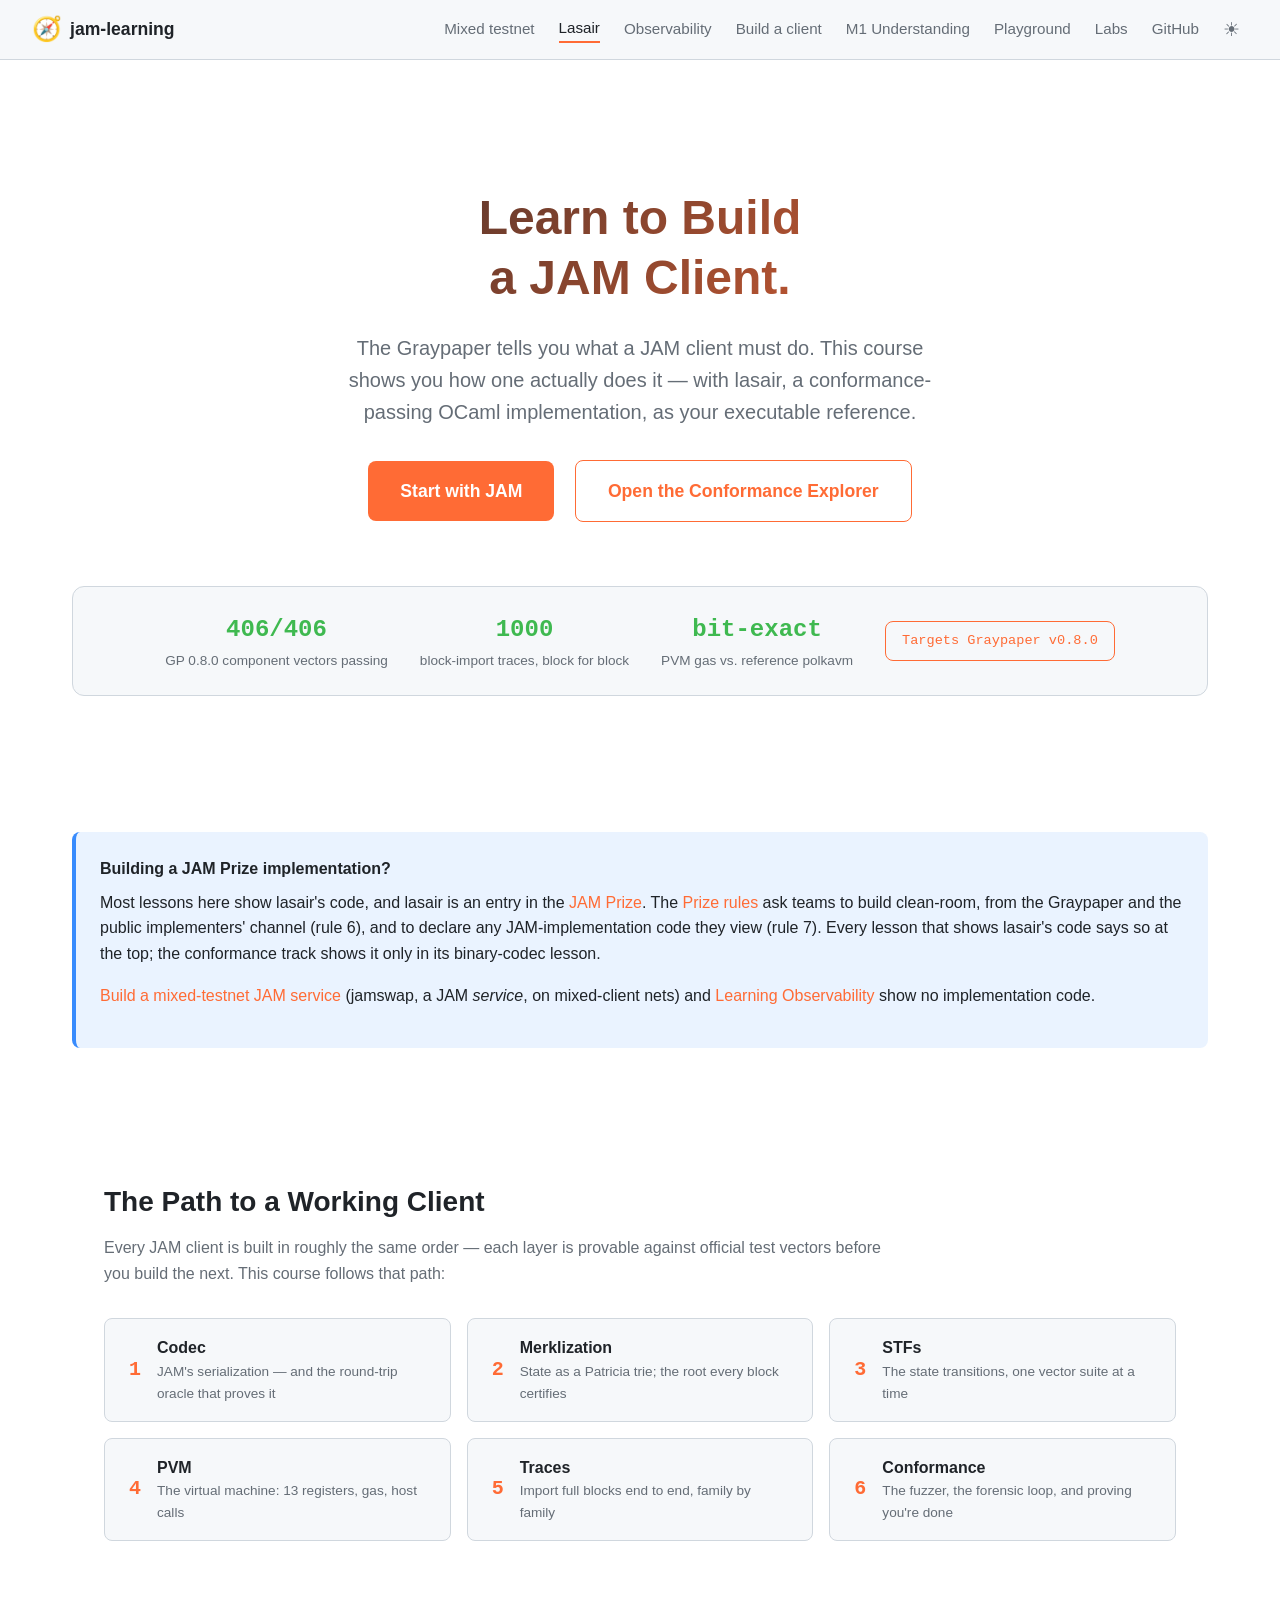
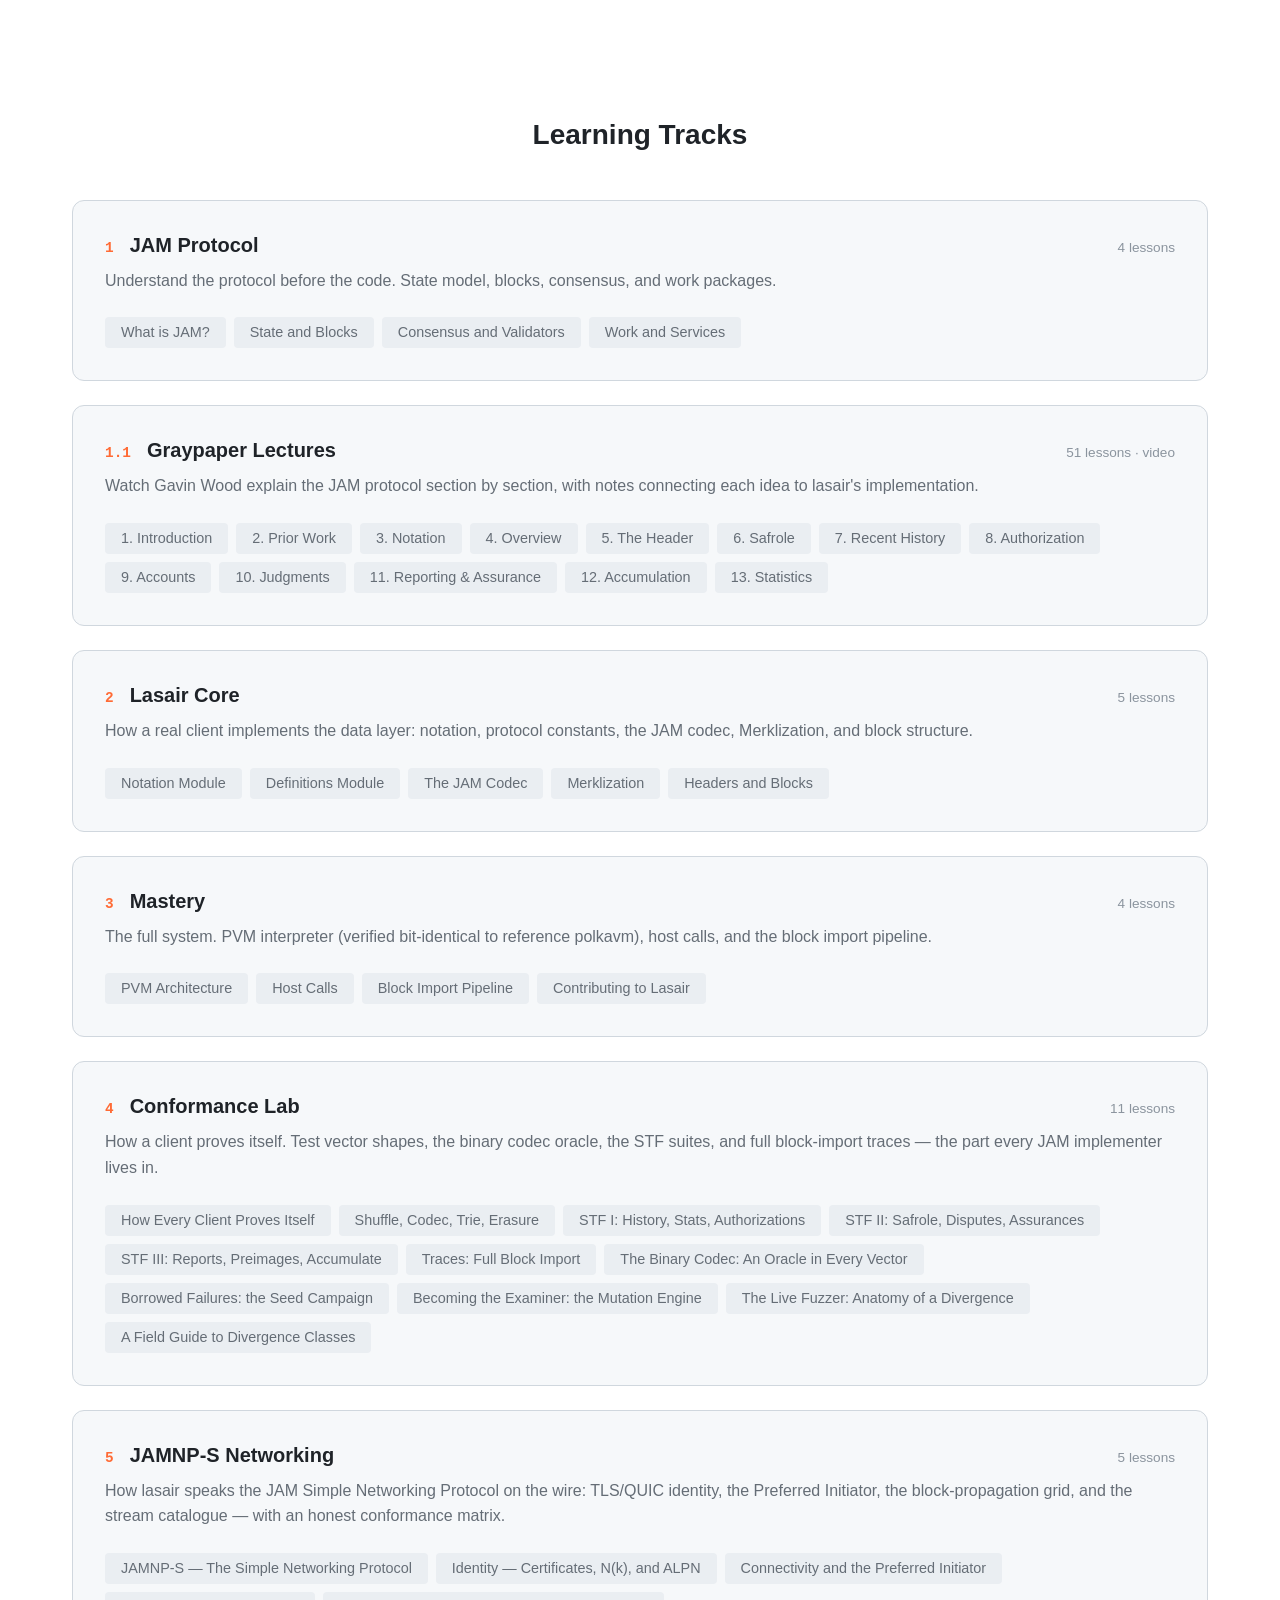
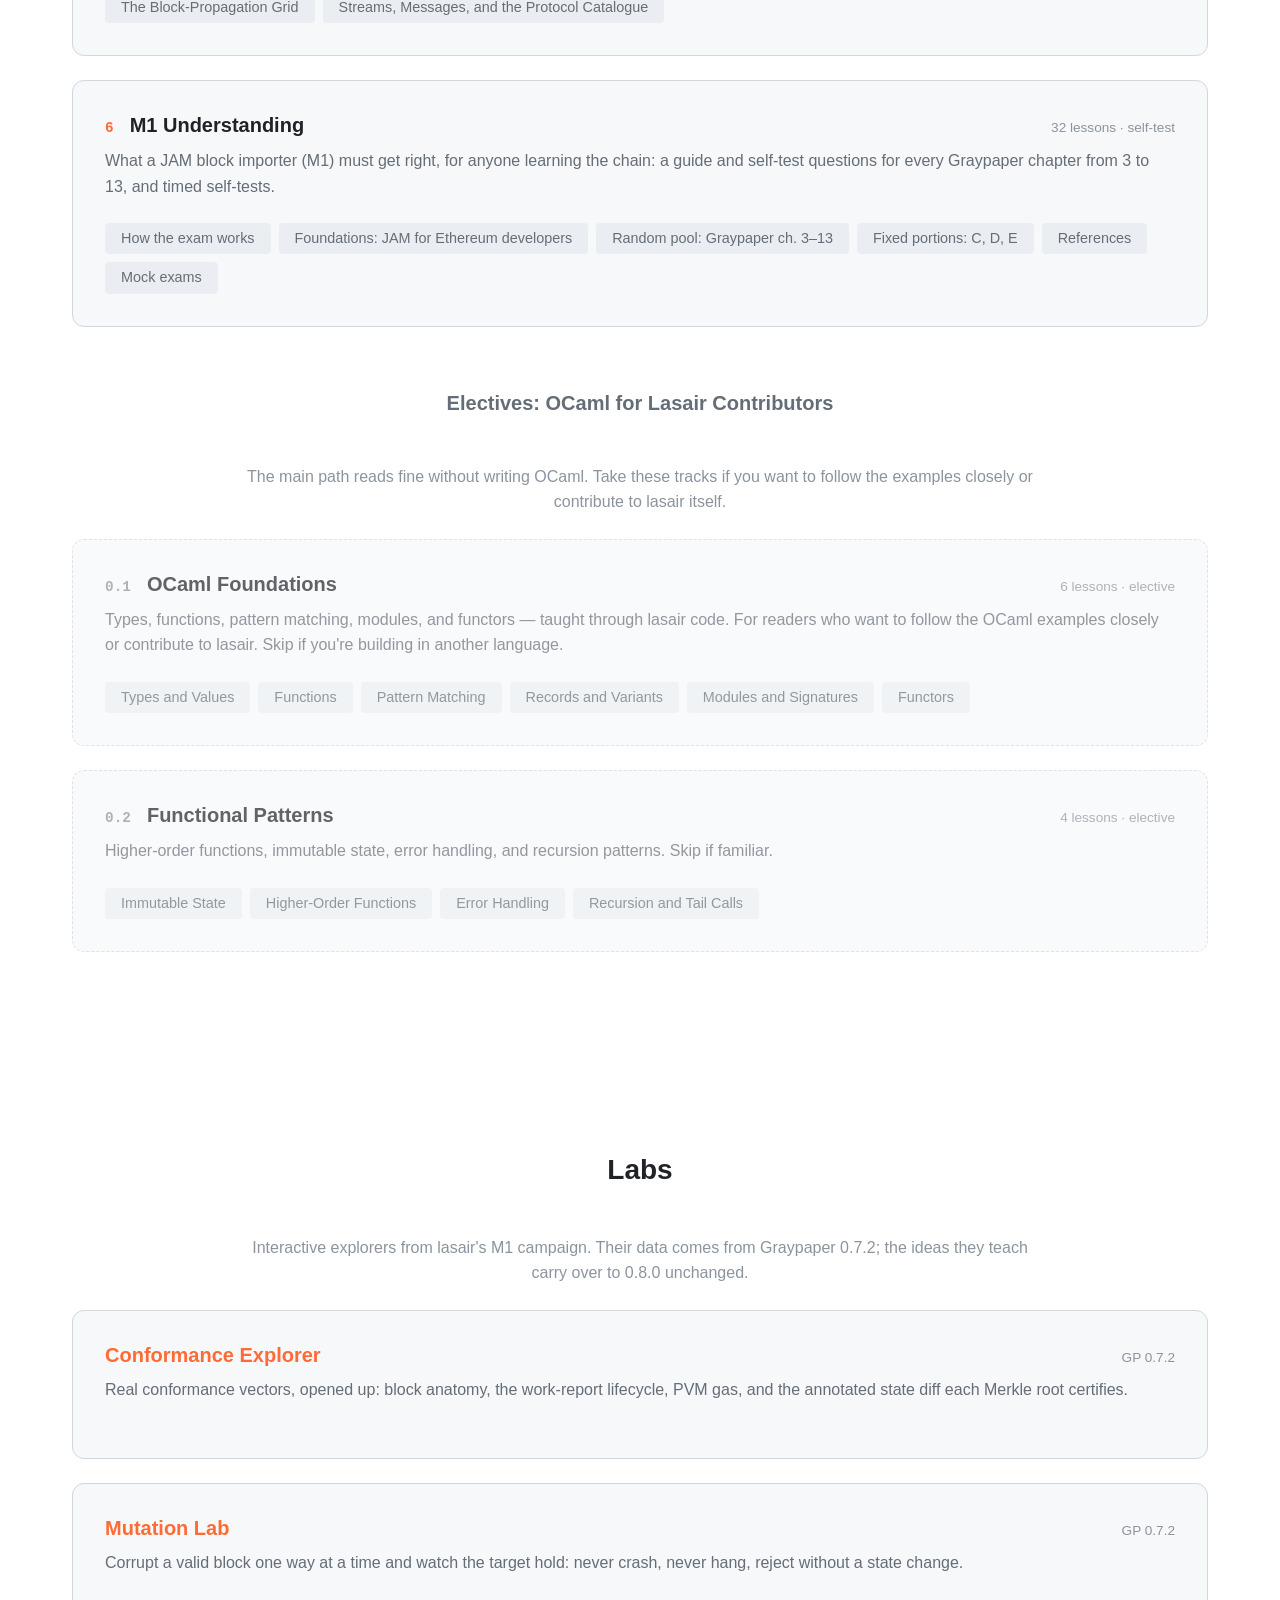
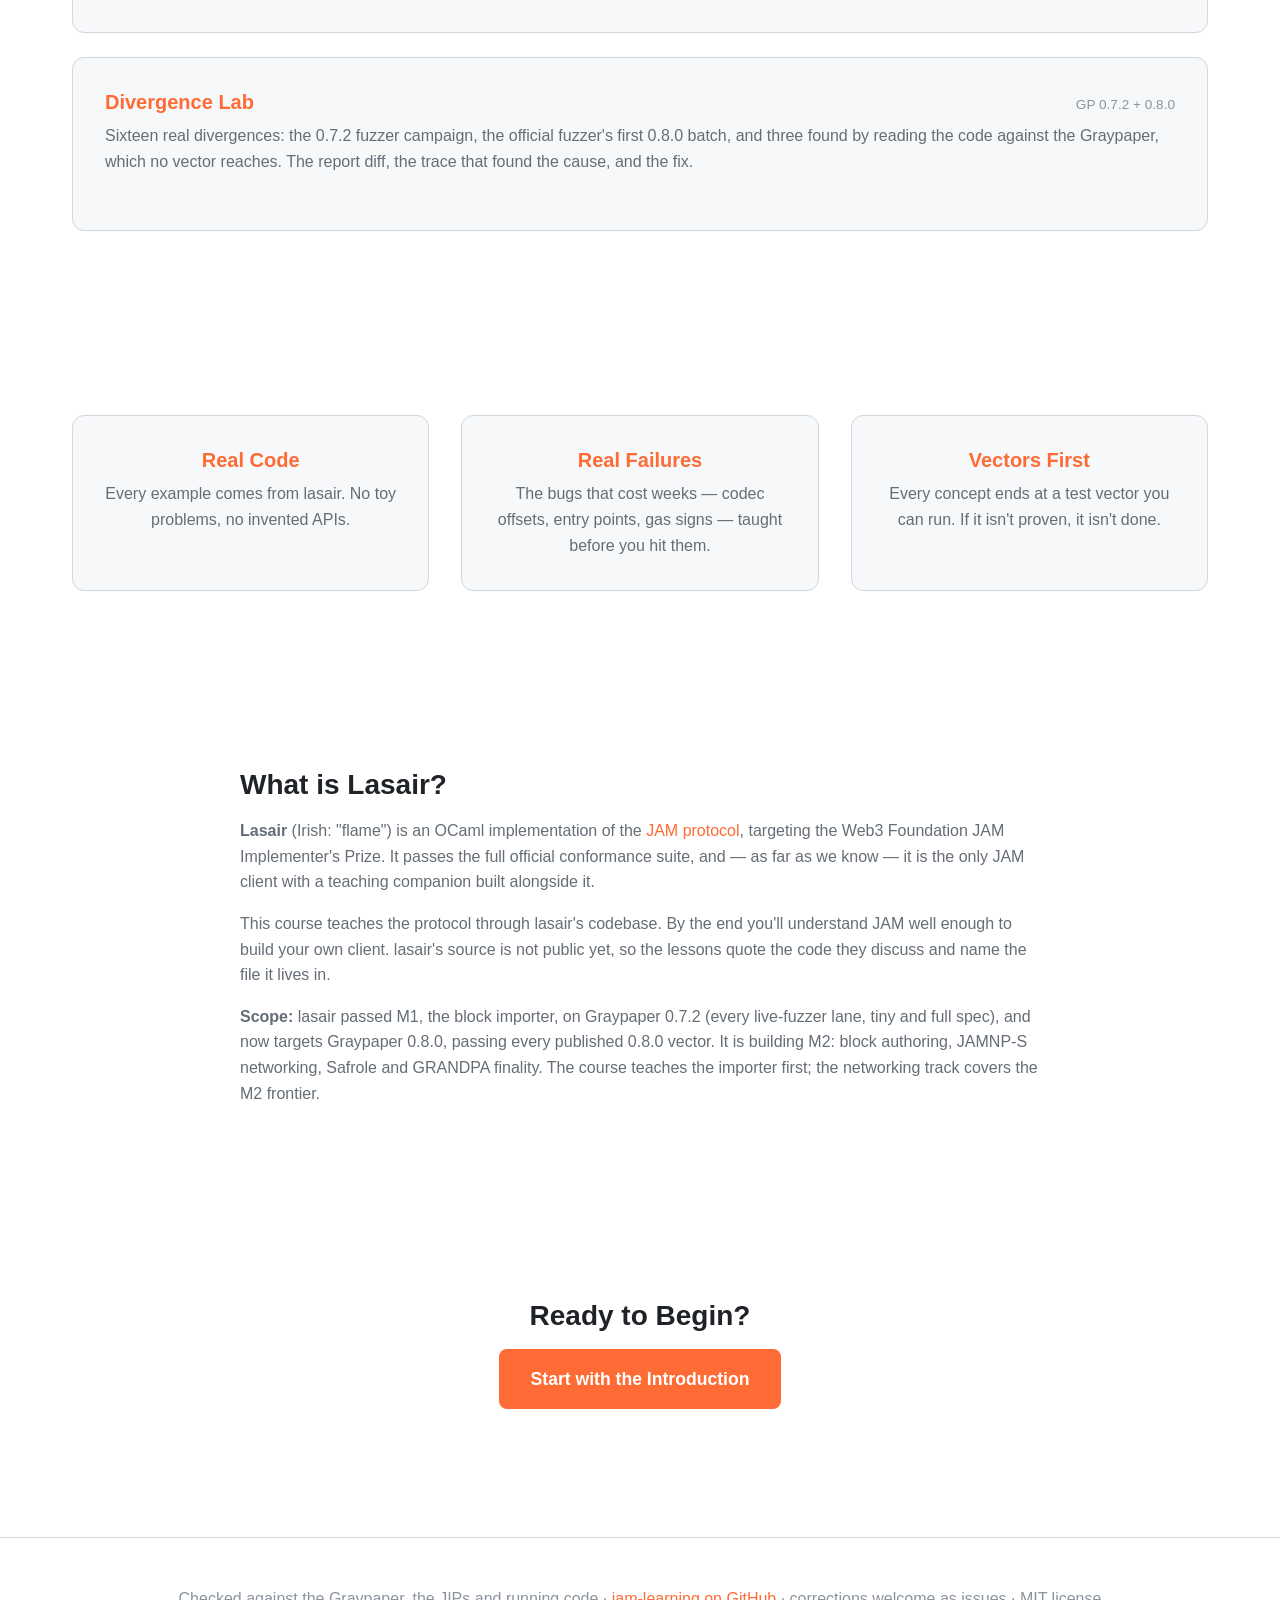
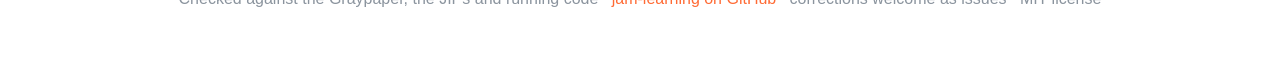
<file: site/lasair/index.html>
<!DOCTYPE html>
<html lang="en">
<head>
    <meta charset="UTF-8">
    <meta name="viewport" content="width=device-width, initial-scale=1.0">
    <meta name="description" content="Learn to build a JAM client with lasair, an OCaml implementation that passes every published Graypaper 0.8.0 conformance vector, as your executable reference. Graypaper lessons, a conformance explorer, and an in-browser REPL.">
    <title>Learning Lasair — Learn to Build a JAM Client</title>
    <link rel="manifest" href="manifest.webmanifest" crossorigin="use-credentials">
    <meta name="theme-color" content="#0d1117">
    <link rel="icon" href="../assets/icons/icon-192.png" type="image/png">
    <link rel="apple-touch-icon" href="../assets/icons/icon-192.png">
    <link rel="stylesheet" href="../assets/css/style.css">
</head>
<body>
    <a href="#main" class="skip-link">Skip to content</a>
    <nav id="site-nav" class="top-nav" aria-label="Main navigation"></nav>
    <script src="../assets/js/nav.js"></script>

    <main class="landing" id="main">
        <section class="hero">
            <h1>Learn to Build<br>a JAM Client.</h1>
            <p class="hero-subtitle">
                The Graypaper tells you what a JAM client must do. This course shows
                you how one actually does it — with lasair, a conformance-passing
                OCaml implementation, as your executable reference.
            </p>
            <a href="lesson.html?lesson=01-jam-protocol/01-what-is-jam" class="cta-button">Start with JAM</a>
            <a href="conformance.html" class="cta-button cta-secondary">Open the Conformance Explorer</a>
        </section>

        <section class="proof-banner" aria-label="Conformance status">
            <div class="proof-stat">
                <span class="proof-number"><span data-conformance="passing">406</span>/<span data-conformance="total">406</span></span>
                <span class="proof-label">GP 0.8.0 component vectors passing</span>
            </div>
            <div class="proof-stat">
                <span class="proof-number"><span data-conformance="traces">1000</span></span>
                <span class="proof-label">block-import traces, block for block</span>
            </div>
            <div class="proof-stat">
                <span class="proof-number">bit-exact</span>
                <span class="proof-label">PVM gas vs. reference polkavm</span>
            </div>
            <a class="gp-badge" href="https://graypaper.com" target="_blank" rel="noopener">
                Targets Graypaper <span data-graypaper>v0.8.0</span>
            </a>
        </section>

        <section class="tracks" id="prize-rules">
            <div class="callout callout-info">
                <div class="callout-title">Building a JAM Prize implementation?</div>
                <p>
                    Most lessons here show lasair's code, and lasair is an entry in the
                    <a href="https://jam.web3.foundation" target="_blank" rel="noopener">JAM Prize</a>.
                    The <a href="https://jam.web3.foundation/rules" target="_blank" rel="noopener">Prize rules</a>
                    ask teams to build clean-room, from the Graypaper and the public implementers'
                    channel (rule 6), and to declare any JAM-implementation code they view (rule 7).
                    Every lesson that shows lasair's code says so at the top; the conformance track
                    shows it only in its binary-codec lesson.
                </p>
                <p>
                    <a href="../mixed-testnet/index.html">Build a mixed-testnet JAM service</a> (jamswap, a JAM
                    <em>service</em>, on mixed-client nets) and
                    <a href="../observability/index.html">Learning Observability</a> show no
                    implementation code.
                </p>
            </div>
        </section>

        <section class="journey">
            <h2>The Path to a Working Client</h2>
            <p>
                Every JAM client is built in roughly the same order — each layer is
                provable against official test vectors before you build the next.
                This course follows that path:
            </p>
            <ol class="journey-steps">
                <li>
                    <a href="lesson.html?lesson=02-lasair-core/03-serialization">
                        <span class="journey-step">1</span>
                        <span class="journey-name">Codec</span>
                        <span class="journey-desc">JAM's serialization — and the round-trip oracle that proves it</span>
                    </a>
                </li>
                <li>
                    <a href="lesson.html?lesson=02-lasair-core/04-merklization">
                        <span class="journey-step">2</span>
                        <span class="journey-name">Merklization</span>
                        <span class="journey-desc">State as a Patricia trie; the root every block certifies</span>
                    </a>
                </li>
                <li>
                    <a href="lesson.html?lesson=04-conformance/03-stf-basics">
                        <span class="journey-step">3</span>
                        <span class="journey-name">STFs</span>
                        <span class="journey-desc">The state transitions, one vector suite at a time</span>
                    </a>
                </li>
                <li>
                    <a href="lesson.html?lesson=03-mastery/01-pvm-architecture">
                        <span class="journey-step">4</span>
                        <span class="journey-name">PVM</span>
                        <span class="journey-desc">The virtual machine: 13 registers, gas, host calls</span>
                    </a>
                </li>
                <li>
                    <a href="lesson.html?lesson=04-conformance/06-traces">
                        <span class="journey-step">5</span>
                        <span class="journey-name">Traces</span>
                        <span class="journey-desc">Import full blocks end to end, family by family</span>
                    </a>
                </li>
                <li>
                    <a href="lesson.html?lesson=04-conformance/01-overview">
                        <span class="journey-step">6</span>
                        <span class="journey-name">Conformance</span>
                        <span class="journey-desc">The fuzzer, the forensic loop, and proving you're done</span>
                    </a>
                </li>
            </ol>
        </section>

        <section class="tracks">
            <h2>Learning Tracks</h2>
            <div id="tracks-main">
                <noscript><p>Enable JavaScript to see the course tracks, or browse the
                <a href="https://github.com/abutlabs/jam-learning/tree/main/site/lasair/content">lesson sources on GitHub</a>.</p></noscript>
            </div>

            <h2 class="tracks-elective-heading">Electives: OCaml for Lasair Contributors</h2>
            <p class="tracks-elective-note">
                The main path reads fine without writing OCaml. Take these tracks if
                you want to follow the examples closely or contribute to lasair itself.
            </p>
            <div id="tracks-elective"></div>
        </section>

        <section class="tracks" id="labs">
            <h2>Labs</h2>
            <p class="tracks-elective-note">
                Interactive explorers from lasair's M1 campaign. Their data comes from Graypaper
                0.7.2; the ideas they teach carry over to 0.8.0 unchanged.
            </p>
            <div>
                <div class="track">
                    <div class="track-header">
                        <h3><a href="conformance.html">Conformance Explorer</a></h3>
                        <span class="track-status">GP 0.7.2</span>
                    </div>
                    <p>Real conformance vectors, opened up: block anatomy, the work-report
                    lifecycle, PVM gas, and the annotated state diff each Merkle root certifies.</p>
                </div>
                <div class="track">
                    <div class="track-header">
                        <h3><a href="mutation.html">Mutation Lab</a></h3>
                        <span class="track-status">GP 0.7.2</span>
                    </div>
                    <p>Corrupt a valid block one way at a time and watch the target hold:
                    never crash, never hang, reject without a state change.</p>
                </div>
                <div class="track">
                    <div class="track-header">
                        <h3><a href="divergences.html">Divergence Lab</a></h3>
                        <span class="track-status">GP 0.7.2 + 0.8.0</span>
                    </div>
                    <p>Sixteen real divergences: the 0.7.2 fuzzer campaign, the official
                    fuzzer's first 0.8.0 batch, and three found by reading the code against
                    the Graypaper, which no vector reaches. The report diff, the trace that
                    found the cause, and the fix.</p>
                </div>
            </div>
        </section>

        <section class="philosophy">
            <div class="principles">
                <div class="principle">
                    <h3>Real Code</h3>
                    <p>Every example comes from lasair. No toy problems, no invented APIs.</p>
                </div>
                <div class="principle">
                    <h3>Real Failures</h3>
                    <p>The bugs that cost weeks — codec offsets, entry points, gas signs — taught before you hit them.</p>
                </div>
                <div class="principle">
                    <h3>Vectors First</h3>
                    <p>Every concept ends at a test vector you can run. If it isn't proven, it isn't done.</p>
                </div>
            </div>
        </section>
            

        <section class="about">
            <h2>What is Lasair?</h2>
            <p>
                <strong>Lasair</strong> (Irish: "flame") is an OCaml implementation of the
                <a href="https://graypaper.com" target="_blank" rel="noopener">JAM protocol</a>, targeting the
                Web3 Foundation JAM Implementer's Prize. It passes the full official
                conformance suite, and — as far as we know — it is the only JAM client
                with a teaching companion built alongside it.
            </p>
            <p>
                This course teaches the protocol through lasair's codebase. By the end
                you'll understand JAM well enough to build your own client. lasair's
                source is not public yet, so the lessons quote the code they discuss and
                name the file it lives in.
            </p>
            <p>
                <strong>Scope:</strong> lasair passed M1, the block importer, on
                Graypaper 0.7.2 (every live-fuzzer lane, tiny and full spec), and now
                targets Graypaper 0.8.0, passing every published 0.8.0 vector. It is
                building M2: block authoring, JAMNP-S networking, Safrole and GRANDPA
                finality. The course teaches the importer first; the networking track
                covers the M2 frontier.
            </p>
        </section>

        <section class="cta">
            <h2>Ready to Begin?</h2>
            <a href="lesson.html?lesson=00-introduction/welcome" class="cta-button">Start with the Introduction</a>
        </section>
    </main>

    <footer>
        <p>Checked against the Graypaper, the JIPs and running code · <a href="https://github.com/abutlabs/jam-learning">jam-learning on GitHub</a> · corrections welcome as issues · MIT license</p>
    </footer>

    <script src="../assets/js/app.js"></script>
</body>
</html>
</file>
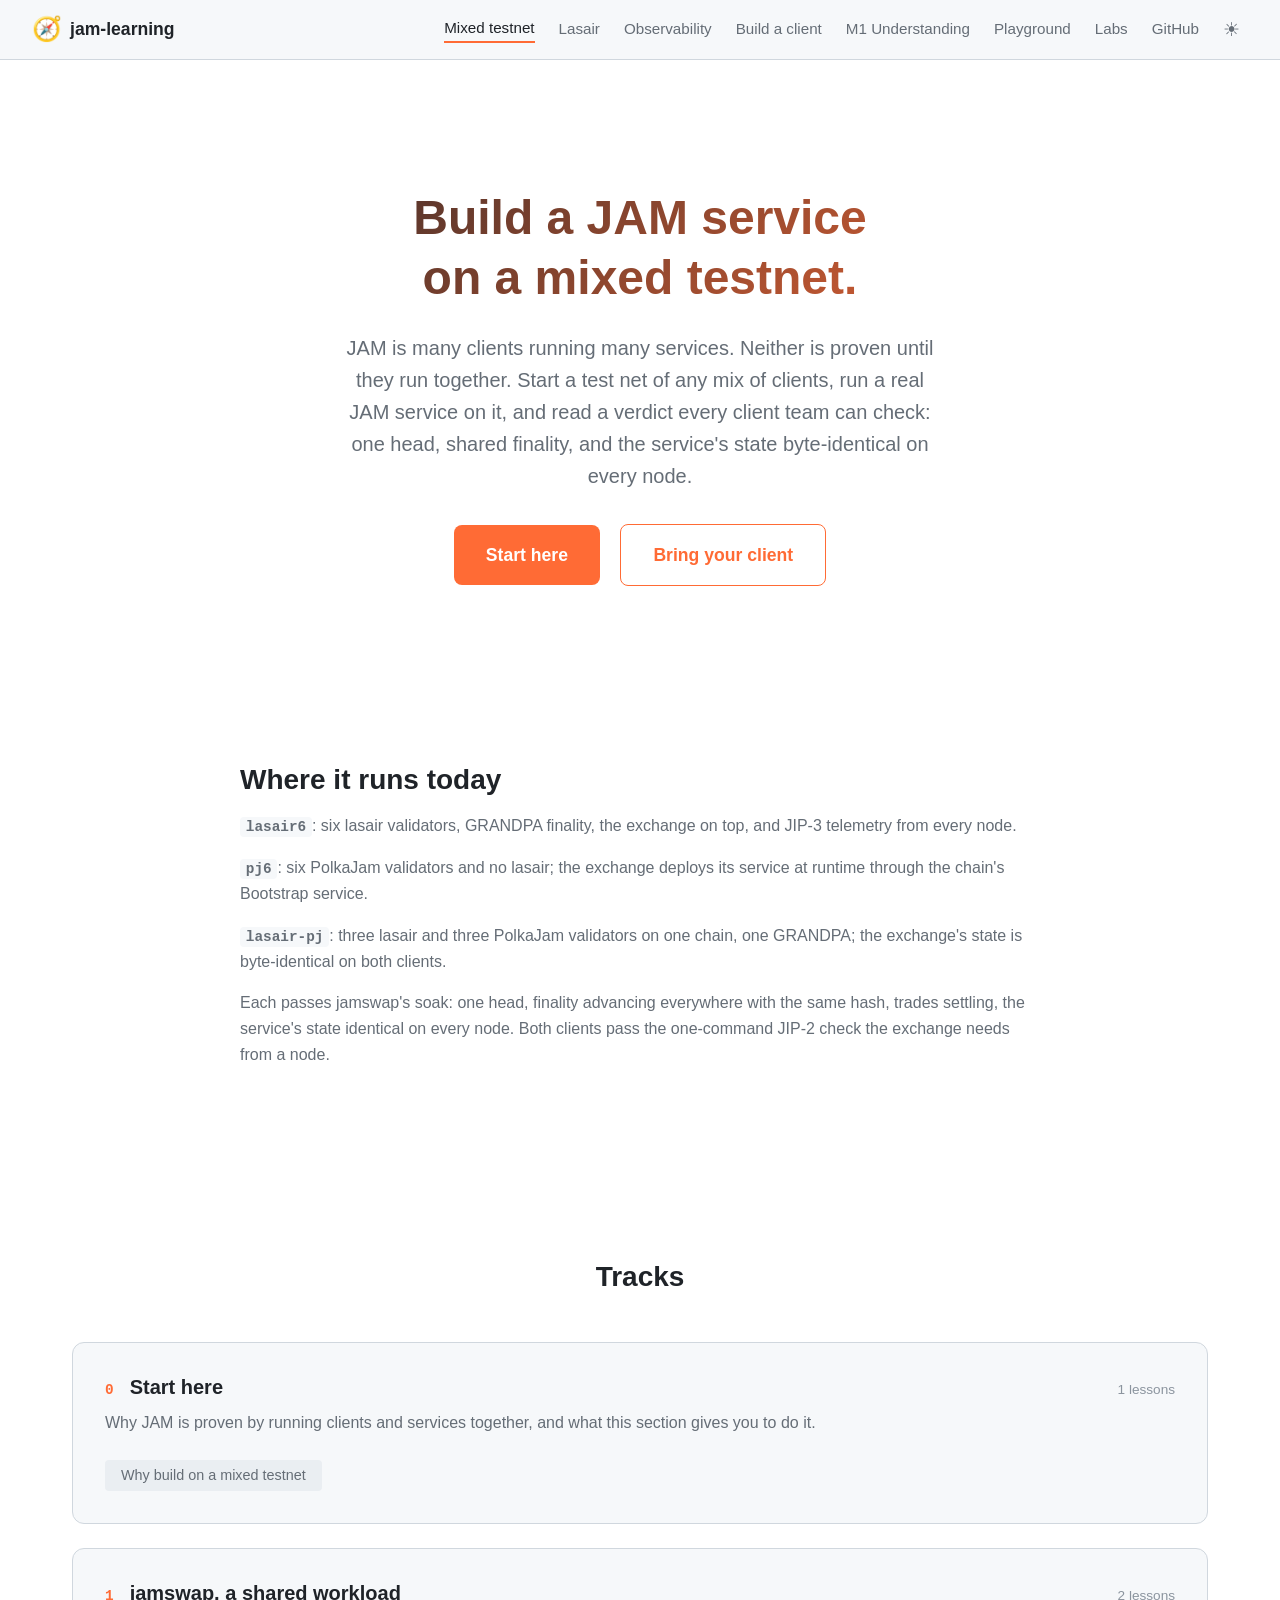
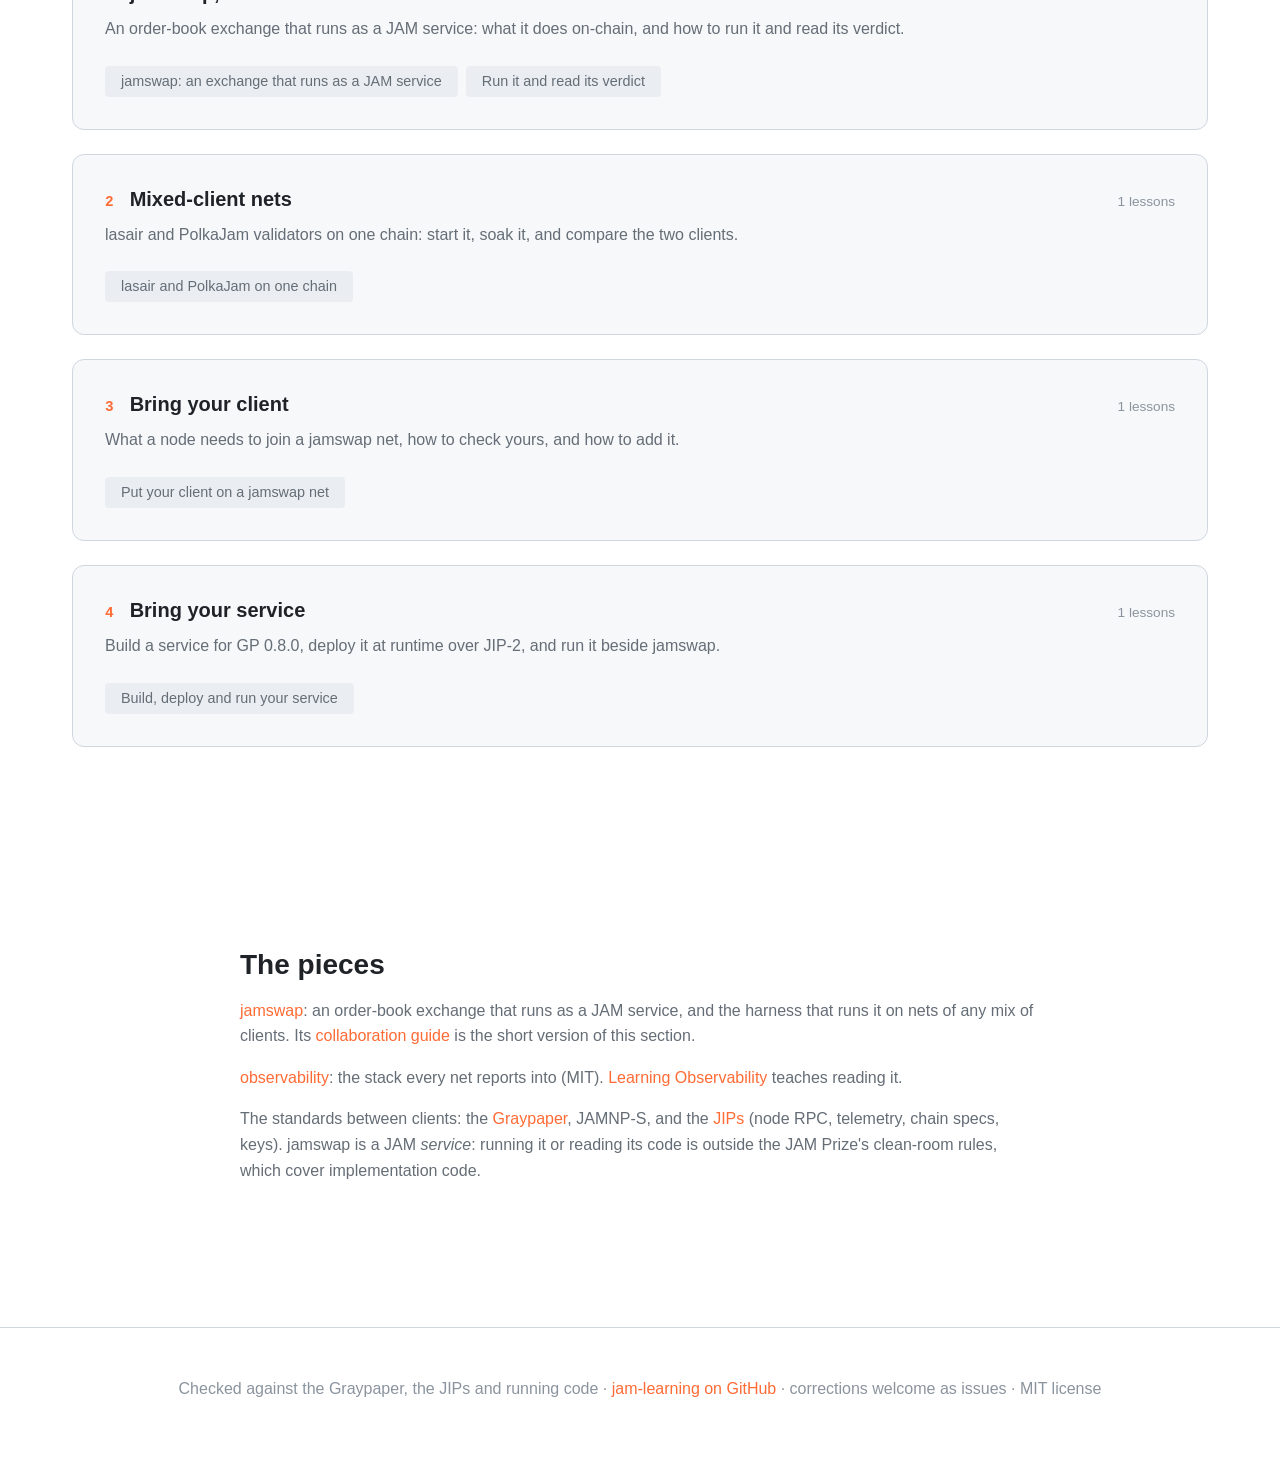
<file: site/mixed-testnet/index.html>
<!DOCTYPE html>
<html lang="en">
<head>
    <meta charset="UTF-8">
    <meta name="viewport" content="width=device-width, initial-scale=1.0">
    <meta name="description" content="Run jamswap, an order-book exchange that runs as a JAM service, on mixed-client test nets; bring your own client or service; watch it all on one observability stack.">
    <title>Build a Mixed-Testnet JAM Service</title>
    <meta name="theme-color" content="#0d1117">
    <link rel="icon" href="../assets/icons/icon-192.png" type="image/png">
    <link rel="stylesheet" href="../assets/css/style.css">
</head>
<body>
    <a href="#main" class="skip-link">Skip to content</a>
    <nav id="site-nav" class="top-nav" aria-label="Main navigation"></nav>
    <script src="../assets/js/nav.js"></script>

    <main class="landing" id="main">
        <section class="hero">
            <h1>Build a JAM service<br>on a mixed testnet.</h1>
            <p class="hero-subtitle">
                JAM is many clients running many services. Neither is proven until they run
                together. Start a test net of any mix of clients, run a real JAM service on it,
                and read a verdict every client team can check: one head, shared finality, and
                the service's state byte-identical on every node.
            </p>
            <a href="lesson.html?lesson=00-start/01-why-mixed-testnets" class="cta-button">Start here</a>
            <a href="lesson.html?lesson=03-bring-your-client/01-join-a-net" class="cta-button cta-secondary">Bring your client</a>
        </section>

        <section class="about">
            <h2>Where it runs today</h2>
            <p><strong><code>lasair6</code></strong>: six lasair validators, GRANDPA finality, the
            exchange on top, and JIP-3 telemetry from every node.</p>
            <p><strong><code>pj6</code></strong>: six PolkaJam validators and no lasair; the exchange
            deploys its service at runtime through the chain's Bootstrap service.</p>
            <p><strong><code>lasair-pj</code></strong>: three lasair and three PolkaJam validators on
            one chain, one GRANDPA; the exchange's state is byte-identical on both clients.</p>
            <p>Each passes jamswap's soak: one head, finality advancing everywhere with the same
            hash, trades settling, the service's state identical on every node. Both clients pass
            the one-command JIP-2 check the exchange needs from a node.</p>
        </section>

        <section class="tracks">
            <h2>Tracks</h2>
            <div id="tracks-main">
                <noscript><p>Enable JavaScript to see the tracks, or browse the
                <a href="https://github.com/abutlabs/jam-learning/tree/main/site/mixed-testnet/content">lesson sources on GitHub</a>.</p></noscript>
            </div>
        </section>

        <section class="about">
            <h2>The pieces</h2>
            <p>
                <a href="https://github.com/abutlabs/jamswap" target="_blank" rel="noopener">jamswap</a>:
                an order-book exchange that runs as a JAM service, and the harness that runs it on
                nets of any mix of clients. Its
                <a href="https://github.com/abutlabs/jamswap/blob/main/docs/COLLABORATE.md" target="_blank" rel="noopener">collaboration guide</a>
                is the short version of this section.
            </p>
            <p>
                <a href="https://github.com/abutlabs/observability" target="_blank" rel="noopener">observability</a>:
                the stack every net reports into (MIT). <a href="../observability/index.html">Learning
                Observability</a> teaches reading it.
            </p>
            <p>
                The standards between clients: the <a href="https://graypaper.com" target="_blank" rel="noopener">Graypaper</a>,
                JAMNP-S, and the <a href="https://github.com/polkadot-fellows/JIPs" target="_blank" rel="noopener">JIPs</a>
                (node RPC, telemetry, chain specs, keys). jamswap is a JAM <em>service</em>: running it or
                reading its code is outside the JAM Prize's clean-room rules, which cover
                implementation code.
            </p>
        </section>
    </main>
    <footer>
        <p>Checked against the Graypaper, the JIPs and running code · <a href="https://github.com/abutlabs/jam-learning">jam-learning on GitHub</a> · corrections welcome as issues · MIT license</p>
    </footer>
    <script src="../assets/js/app.js"></script>
</body>
</html>
</file>
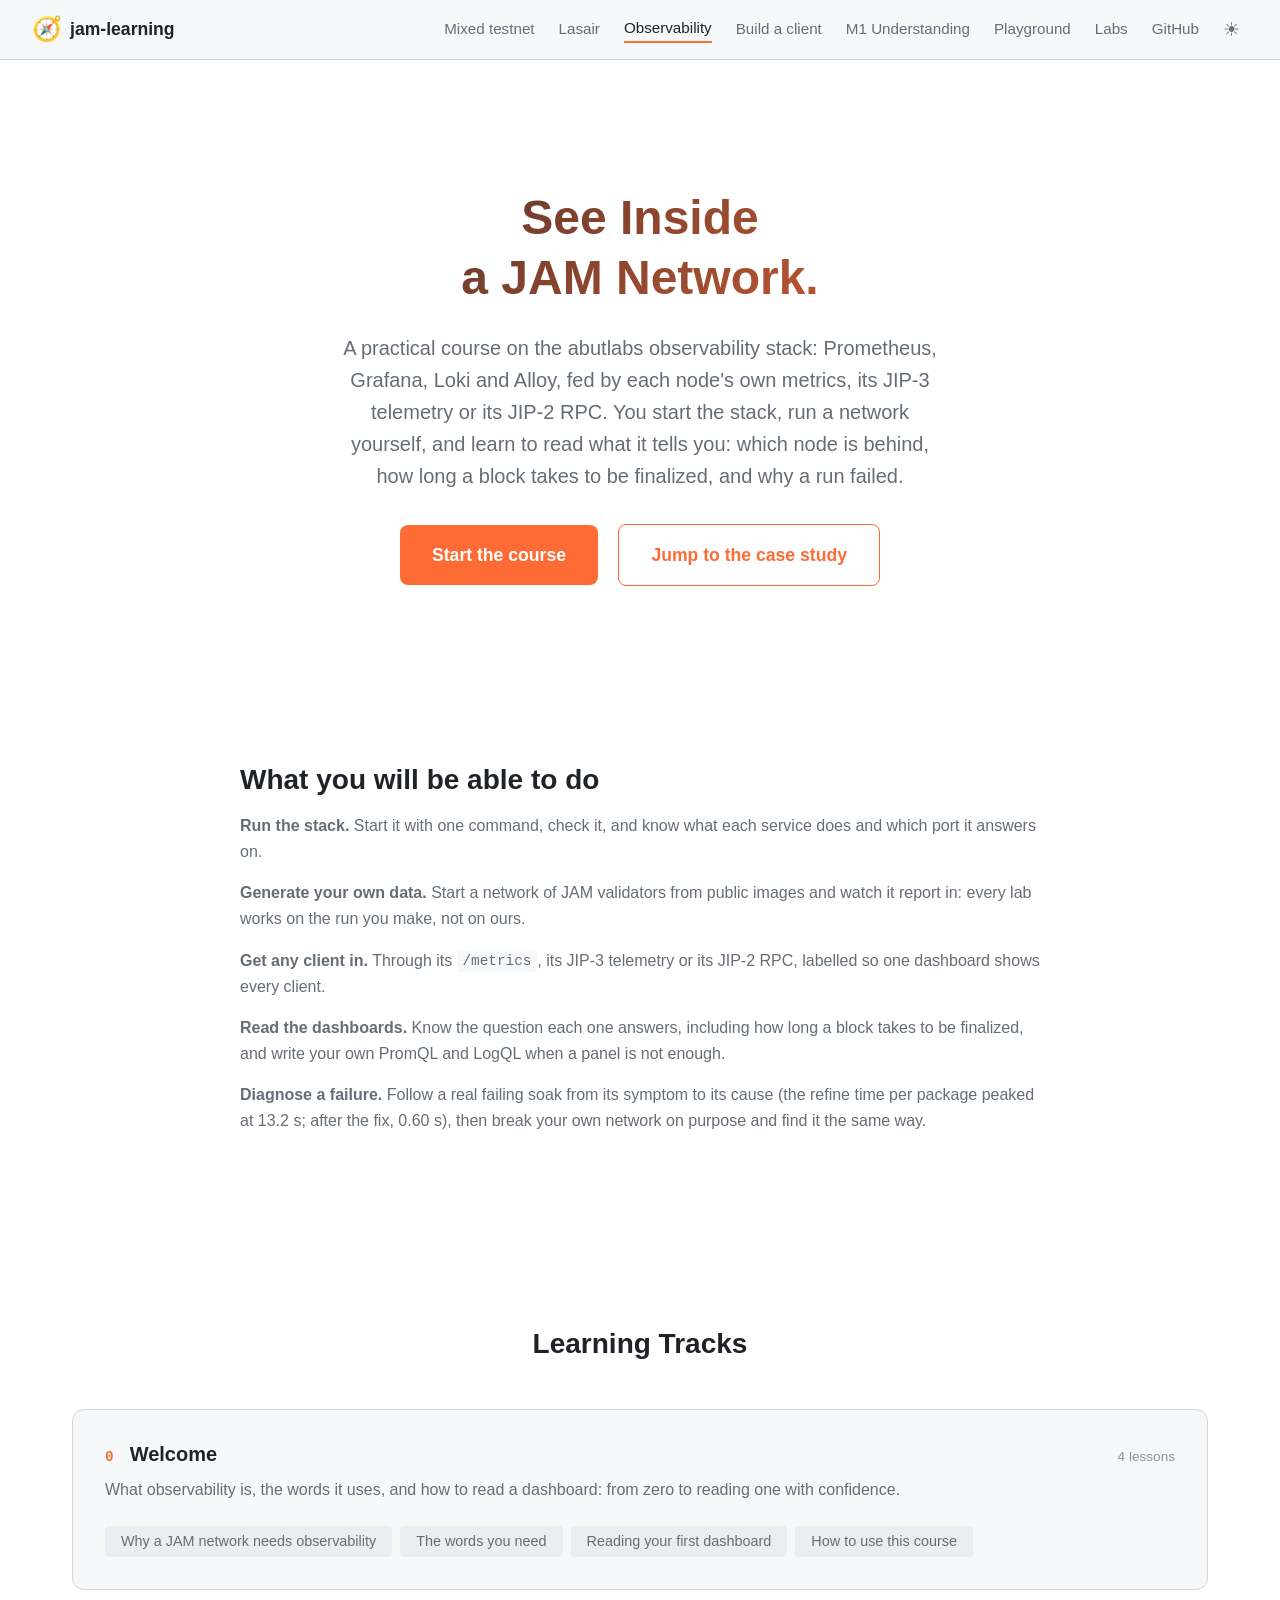
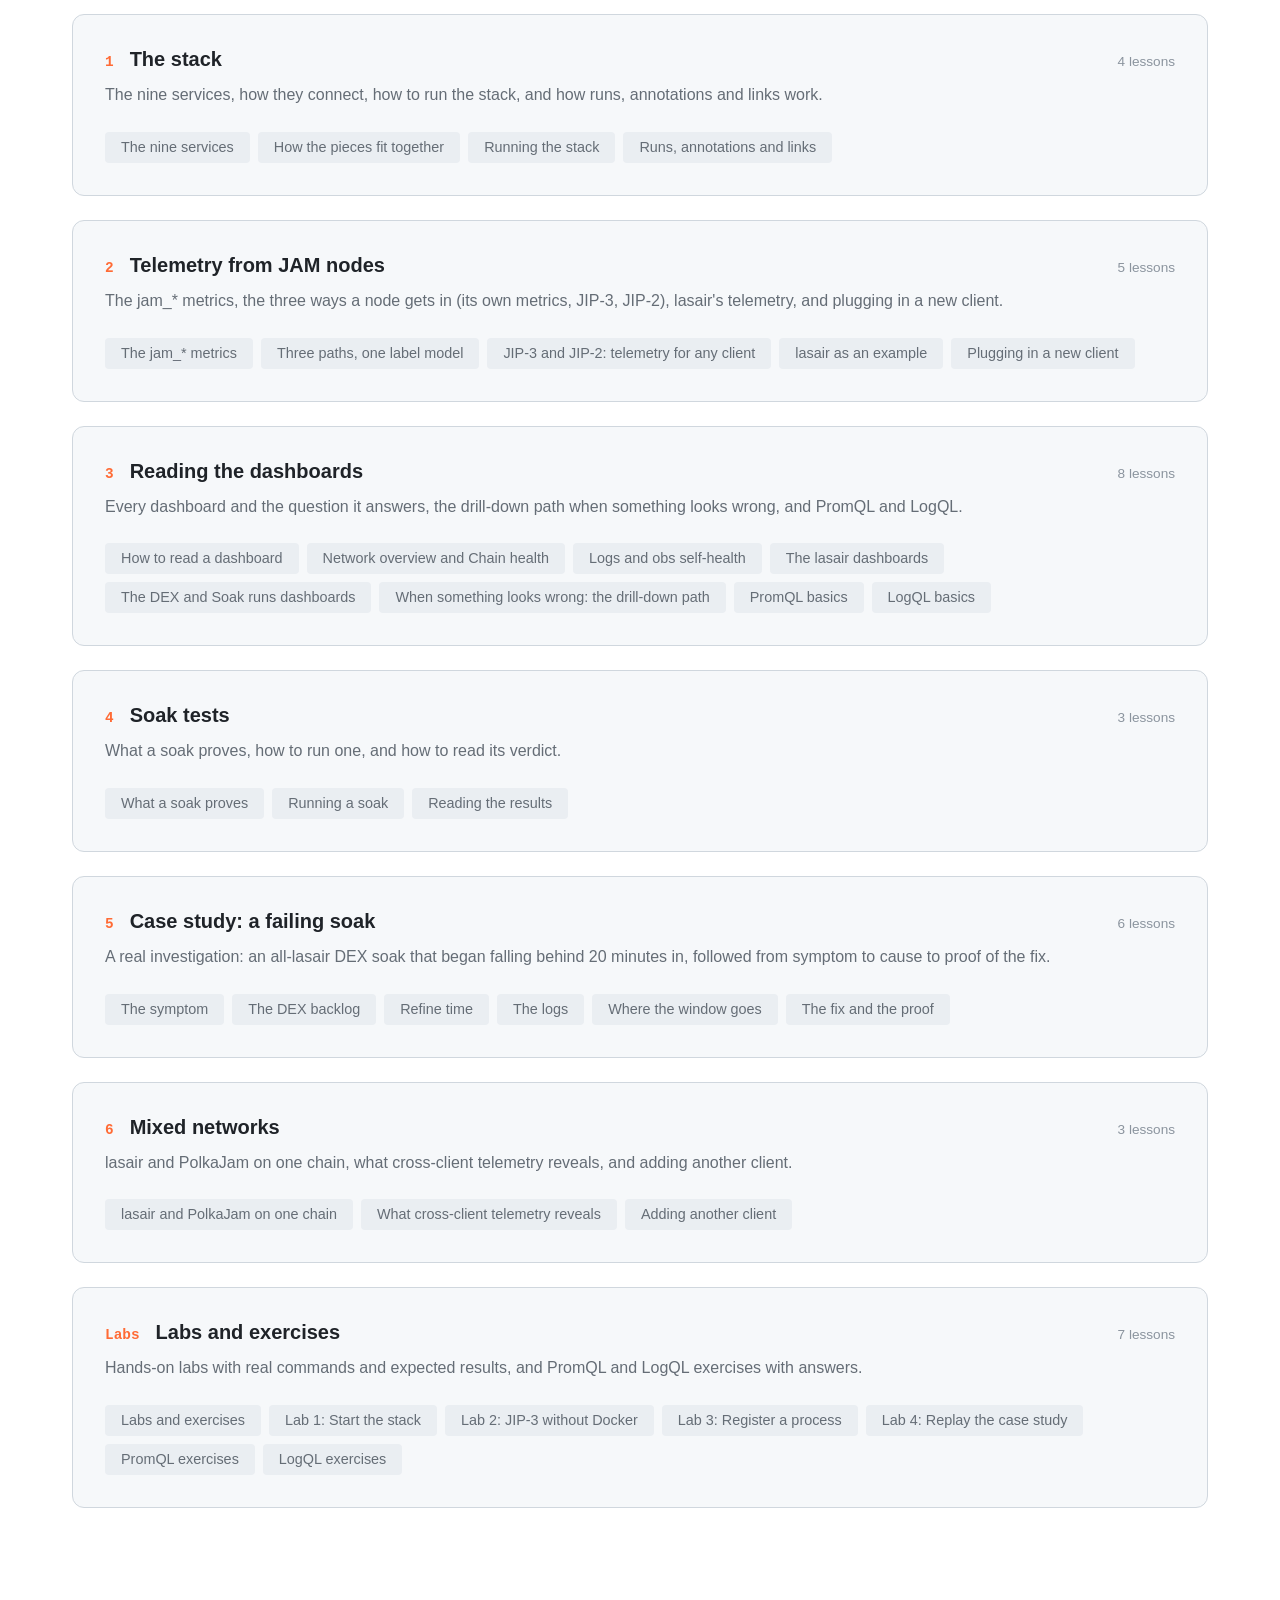
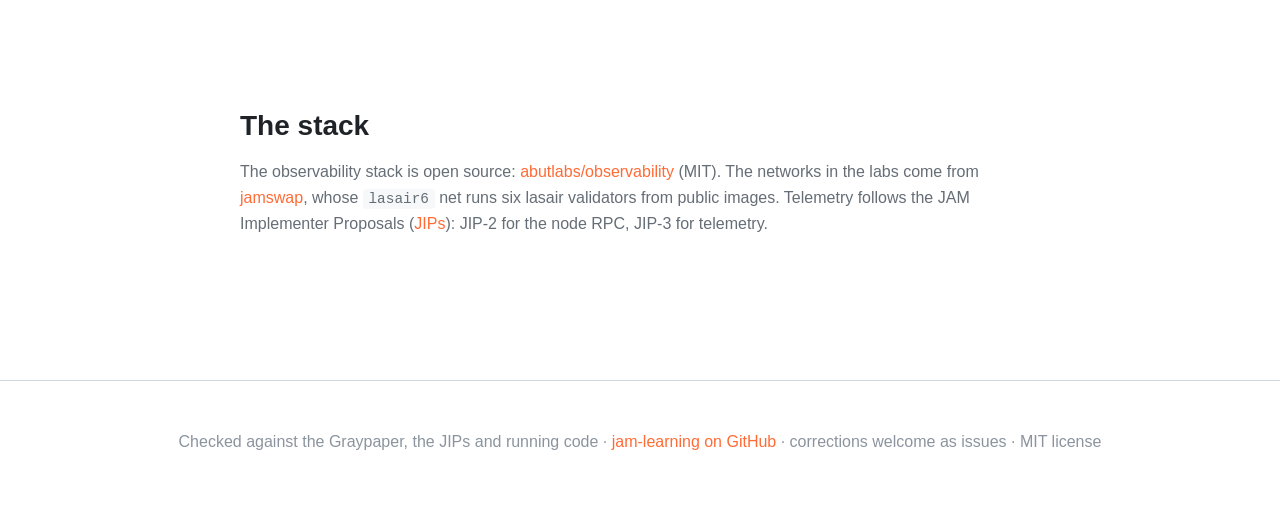
<file: site/observability/index.html>
<!DOCTYPE html>
<html lang="en">
<head>
    <meta charset="UTF-8">
    <meta name="viewport" content="width=device-width, initial-scale=1.0">
    <meta name="description" content="A practical course on observing JAM networks with any mix of clients: run the abutlabs observability stack, generate your own network's data, read the dashboards, and find the cause when a run fails.">
    <title>Learning Observability — See Inside a JAM Network</title>
    <meta name="theme-color" content="#0d1117">
    <link rel="icon" href="../assets/icons/icon-192.png" type="image/png">
    <link rel="stylesheet" href="../assets/css/style.css">
</head>
<body>
    <a href="#main" class="skip-link">Skip to content</a>
    <nav id="site-nav" class="top-nav" aria-label="Main navigation"></nav>
    <script src="../assets/js/nav.js"></script>

    <main class="landing" id="main">
        <section class="hero">
            <h1>See Inside<br>a JAM Network.</h1>
            <p class="hero-subtitle">
                A practical course on the abutlabs observability stack: Prometheus, Grafana,
                Loki and Alloy, fed by each node's own metrics, its JIP-3 telemetry or its
                JIP-2 RPC. You start the stack, run a network yourself, and learn to read what
                it tells you: which node is behind, how long a block takes to be finalized,
                and why a run failed.
            </p>
            <a href="lesson.html?lesson=00-welcome/01-why-observe" class="cta-button">Start the course</a>
            <a href="lesson.html?lesson=05-case-study/01-the-symptom" class="cta-button cta-secondary">Jump to the case study</a>
        </section>

        <section class="about">
            <h2>What you will be able to do</h2>
            <p><strong>Run the stack.</strong> Start it with one command, check it, and know what each
            service does and which port it answers on.</p>
            <p><strong>Generate your own data.</strong> Start a network of JAM validators from public
            images and watch it report in: every lab works on the run you make, not on ours.</p>
            <p><strong>Get any client in.</strong> Through its <code>/metrics</code>, its JIP-3 telemetry
            or its JIP-2 RPC, labelled so one dashboard shows every client.</p>
            <p><strong>Read the dashboards.</strong> Know the question each one answers, including how
            long a block takes to be finalized, and write your own PromQL and LogQL when a panel is not
            enough.</p>
            <p><strong>Diagnose a failure.</strong> Follow a real failing soak from its symptom to its
            cause (the refine time per package peaked at 13.2 s; after the fix, 0.60 s), then break
            your own network on purpose and find it the same way.</p>
        </section>

        <section class="tracks">
            <h2>Learning Tracks</h2>
            <div id="tracks-main">
                <noscript><p>Enable JavaScript to see the tracks, or browse the
                <a href="https://github.com/abutlabs/jam-learning/tree/main/site/observability/content">lesson sources on GitHub</a>.</p></noscript>
            </div>
        </section>

        <section class="about">
            <h2>The stack</h2>
            <p>
                The observability stack is open source:
                <a href="https://github.com/abutlabs/observability" target="_blank" rel="noopener">abutlabs/observability</a>
                (MIT). The networks in the labs come from
                <a href="https://github.com/abutlabs/jamswap" target="_blank" rel="noopener">jamswap</a>, whose
                <code>lasair6</code> net runs six lasair validators from public images. Telemetry follows the
                JAM Implementer Proposals (<a href="https://github.com/polkadot-fellows/JIPs" target="_blank" rel="noopener">JIPs</a>):
                JIP-2 for the node RPC, JIP-3 for telemetry.
            </p>
        </section>
    </main>
    <footer>
        <p>Checked against the Graypaper, the JIPs and running code · <a href="https://github.com/abutlabs/jam-learning">jam-learning on GitHub</a> · corrections welcome as issues · MIT license</p>
    </footer>
    <script src="../assets/js/app.js"></script>
</body>
</html>
</file>
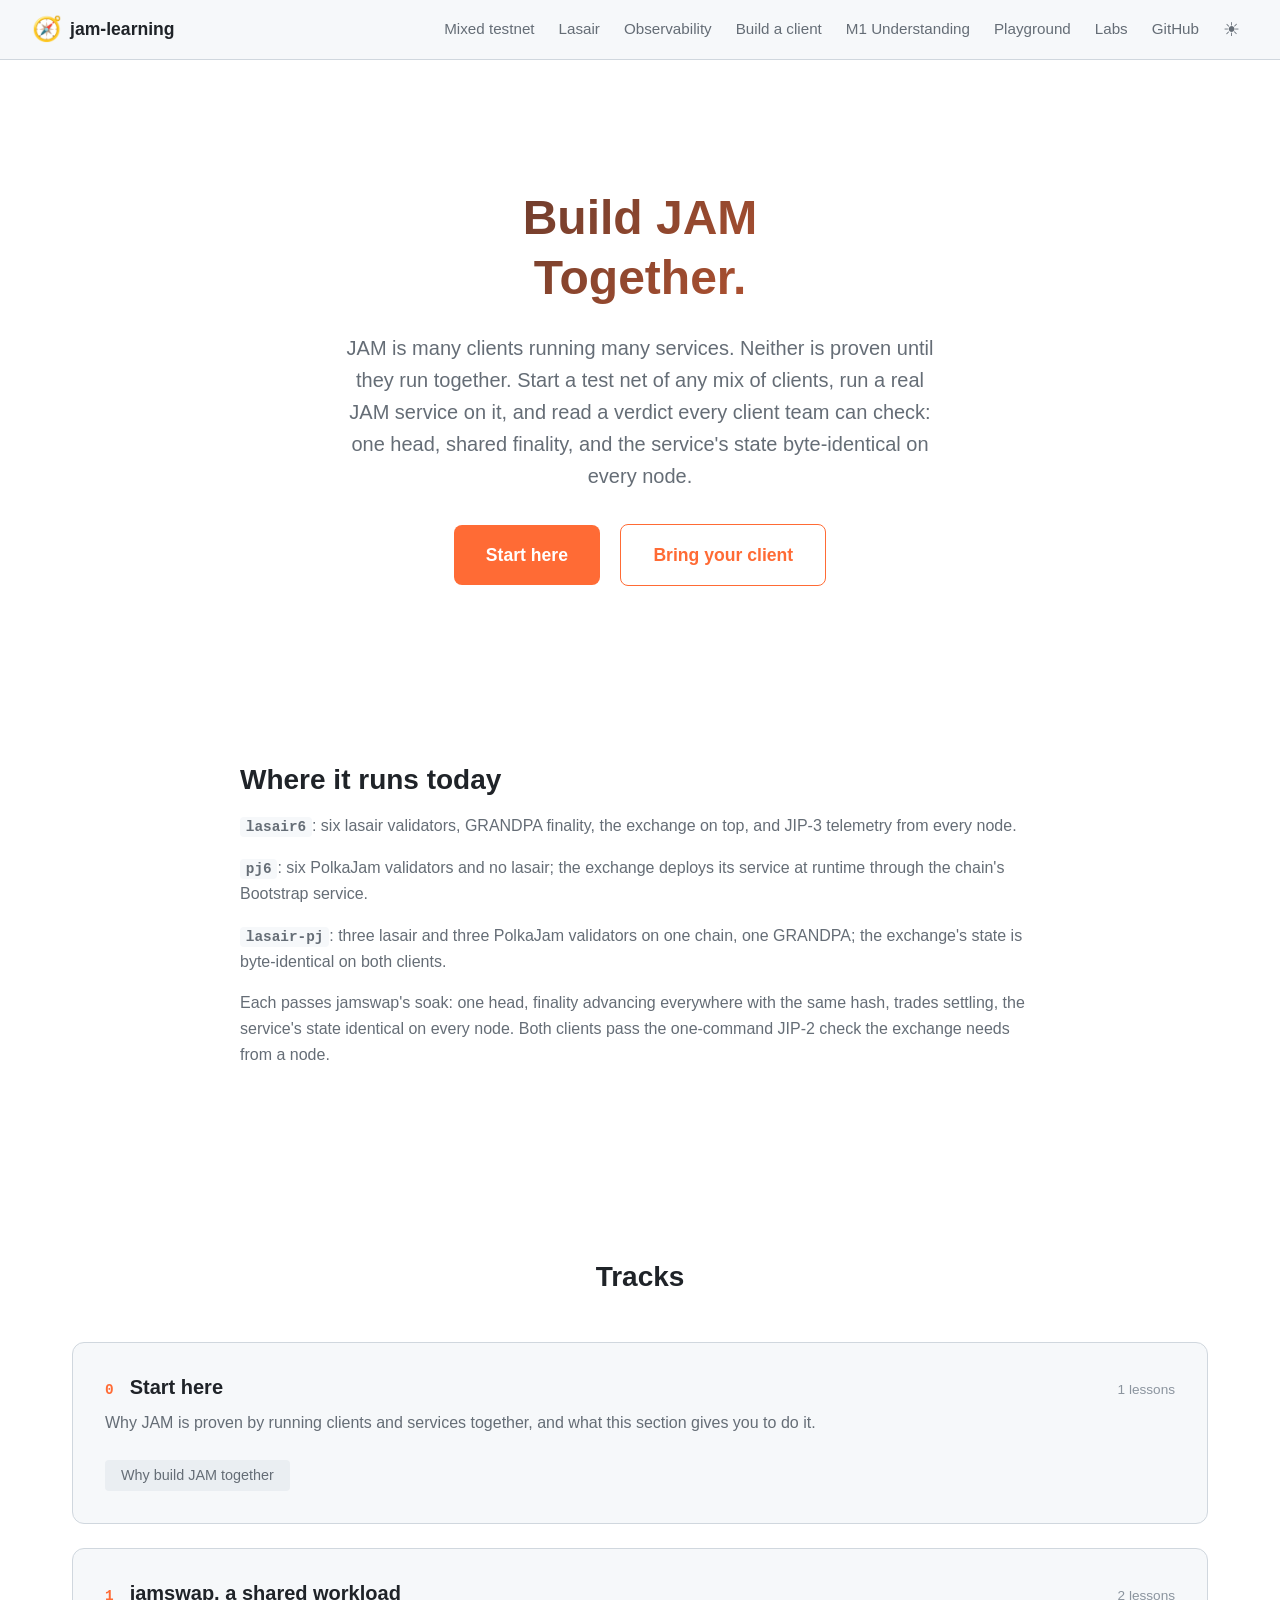
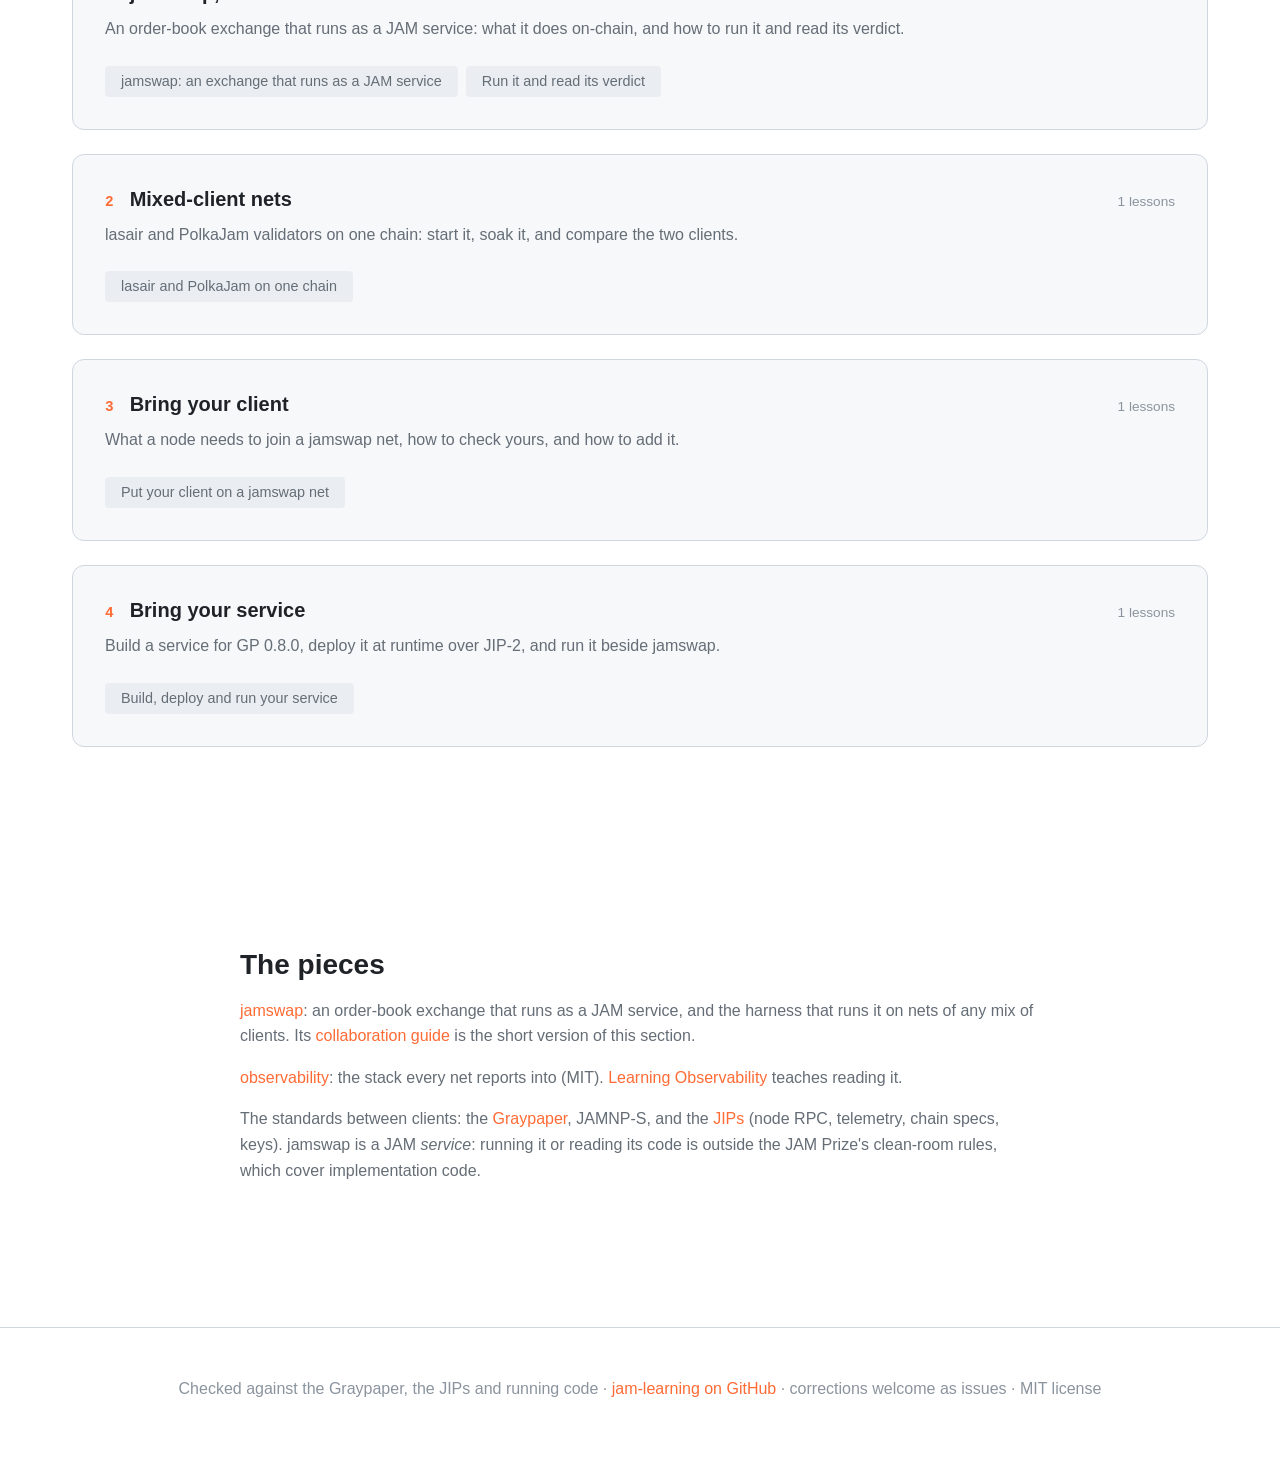
<file: site/together/index.html>
<!DOCTYPE html>
<html lang="en">
<head>
    <meta charset="UTF-8">
    <meta name="viewport" content="width=device-width, initial-scale=1.0">
    <meta name="description" content="Run jamswap, an order-book exchange that runs as a JAM service, on mixed-client test nets; bring your own client or service; watch it all on one observability stack.">
    <title>Build JAM Together — Mixed Nets and Shared Services</title>
    <meta name="theme-color" content="#0d1117">
    <link rel="icon" href="../assets/icons/icon-192.png" type="image/png">
    <link rel="stylesheet" href="../assets/css/style.css">
</head>
<body>
    <a href="#main" class="skip-link">Skip to content</a>
    <nav id="site-nav" class="top-nav" aria-label="Main navigation"></nav>
    <script src="../assets/js/nav.js"></script>

    <main class="landing" id="main">
        <section class="hero">
            <h1>Build JAM<br>Together.</h1>
            <p class="hero-subtitle">
                JAM is many clients running many services. Neither is proven until they run
                together. Start a test net of any mix of clients, run a real JAM service on it,
                and read a verdict every client team can check: one head, shared finality, and
                the service's state byte-identical on every node.
            </p>
            <a href="lesson.html?lesson=00-start/01-why-build-together" class="cta-button">Start here</a>
            <a href="lesson.html?lesson=03-bring-your-client/01-join-a-net" class="cta-button cta-secondary">Bring your client</a>
        </section>

        <section class="about">
            <h2>Where it runs today</h2>
            <p><strong><code>lasair6</code></strong>: six lasair validators, GRANDPA finality, the
            exchange on top, and JIP-3 telemetry from every node.</p>
            <p><strong><code>pj6</code></strong>: six PolkaJam validators and no lasair; the exchange
            deploys its service at runtime through the chain's Bootstrap service.</p>
            <p><strong><code>lasair-pj</code></strong>: three lasair and three PolkaJam validators on
            one chain, one GRANDPA; the exchange's state is byte-identical on both clients.</p>
            <p>Each passes jamswap's soak: one head, finality advancing everywhere with the same
            hash, trades settling, the service's state identical on every node. Both clients pass
            the one-command JIP-2 check the exchange needs from a node.</p>
        </section>

        <section class="tracks">
            <h2>Tracks</h2>
            <div id="tracks-main">
                <noscript><p>Enable JavaScript to see the tracks, or browse the
                <a href="https://github.com/abutlabs/jam-learning/tree/main/site/together/content">lesson sources on GitHub</a>.</p></noscript>
            </div>
        </section>

        <section class="about">
            <h2>The pieces</h2>
            <p>
                <a href="https://github.com/abutlabs/jamswap" target="_blank" rel="noopener">jamswap</a>:
                an order-book exchange that runs as a JAM service, and the harness that runs it on
                nets of any mix of clients. Its
                <a href="https://github.com/abutlabs/jamswap/blob/main/docs/COLLABORATE.md" target="_blank" rel="noopener">collaboration guide</a>
                is the short version of this section.
            </p>
            <p>
                <a href="https://github.com/abutlabs/observability" target="_blank" rel="noopener">observability</a>:
                the stack every net reports into (MIT). <a href="../observability/index.html">Learning
                Observability</a> teaches reading it.
            </p>
            <p>
                The standards between clients: the <a href="https://graypaper.com" target="_blank" rel="noopener">Graypaper</a>,
                JAMNP-S, and the <a href="https://github.com/polkadot-fellows/JIPs" target="_blank" rel="noopener">JIPs</a>
                (node RPC, telemetry, chain specs, keys). jamswap is a JAM <em>service</em>: running it or
                reading its code is outside the JAM Prize's clean-room rules, which cover
                implementation code.
            </p>
        </section>
    </main>
    <footer>
        <p>Checked against the Graypaper, the JIPs and running code · <a href="https://github.com/abutlabs/jam-learning">jam-learning on GitHub</a> · corrections welcome as issues · MIT license</p>
    </footer>
    <script src="../assets/js/app.js"></script>
</body>
</html>
</file>
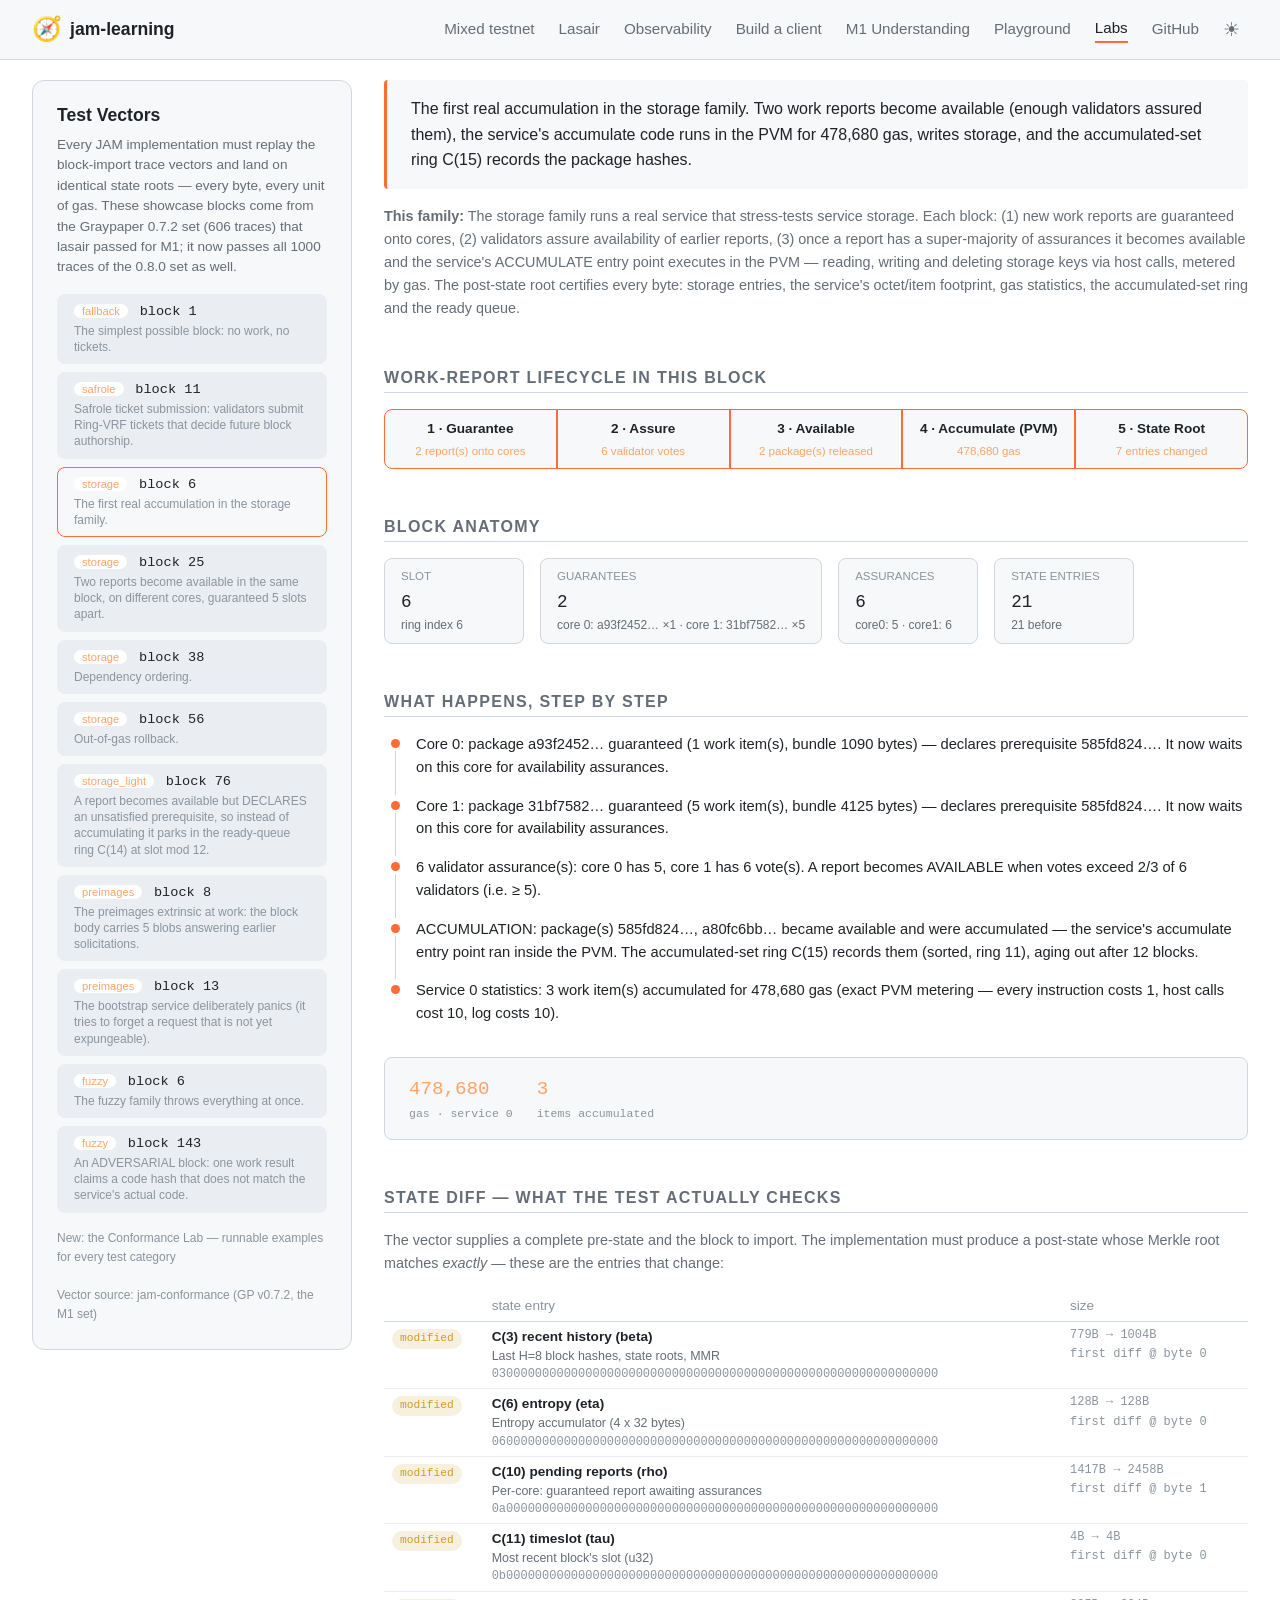
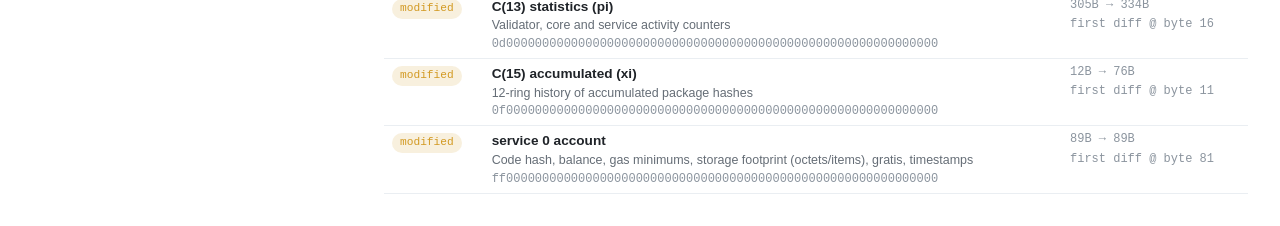
<file: site/lasair/conformance.html>
<!DOCTYPE html>
<html lang="en">
<head>
    <meta charset="UTF-8">
    <meta name="viewport" content="width=device-width, initial-scale=1.0">
    <meta name="description" content="Explore real JAM conformance test vectors: block anatomy, the work-report lifecycle, PVM gas, and the annotated state diff each Merkle root certifies.">
    <title>Conformance Explorer - Learning Lasair</title>
    <link rel="manifest" href="manifest.webmanifest" crossorigin="use-credentials">
    <meta name="theme-color" content="#0d1117">
    <link rel="icon" href="../assets/icons/icon-192.png" type="image/png">
    <link rel="apple-touch-icon" href="../assets/icons/icon-192.png">
    <link rel="stylesheet" href="../assets/css/style.css">
    <link rel="stylesheet" href="../assets/css/conformance.css">
</head>
<body>
    <a href="#main" class="skip-link">Skip to content</a>
    <nav id="site-nav" class="top-nav" aria-label="Main navigation"></nav>
    <script src="../assets/js/nav.js"></script>

    <main class="conformance-layout" id="main">
        <aside class="vector-picker">
            <h2>Test Vectors</h2>
            <p class="picker-intro">
                Every JAM implementation must replay the block-import trace
                vectors and land on identical state roots — every byte, every
                unit of gas. These showcase blocks come from the Graypaper 0.7.2
                set (606 traces) that lasair passed for M1; it now passes all
                1000 traces of the 0.8.0 set as well.
            </p>
            <div id="vector-list"></div>
            <div class="picker-footer">
                <a href="lesson.html?lesson=04-conformance/01-overview">
                    New: the Conformance Lab — runnable examples for every
                    test category</a><br><br>
                <a href="https://github.com/davxy/jam-conformance" target="_blank">
                    Vector source: jam-conformance (GP v0.7.2, the M1 set)</a>
            </div>
        </aside>

        <section class="vector-view" id="vector-view">
            <div class="loading">Select a vector…</div>
        </section>
    </main>

    <script src="../assets/js/app.js"></script>
    <script src="../assets/js/conformance.js"></script>
</body>
</html>
</file>
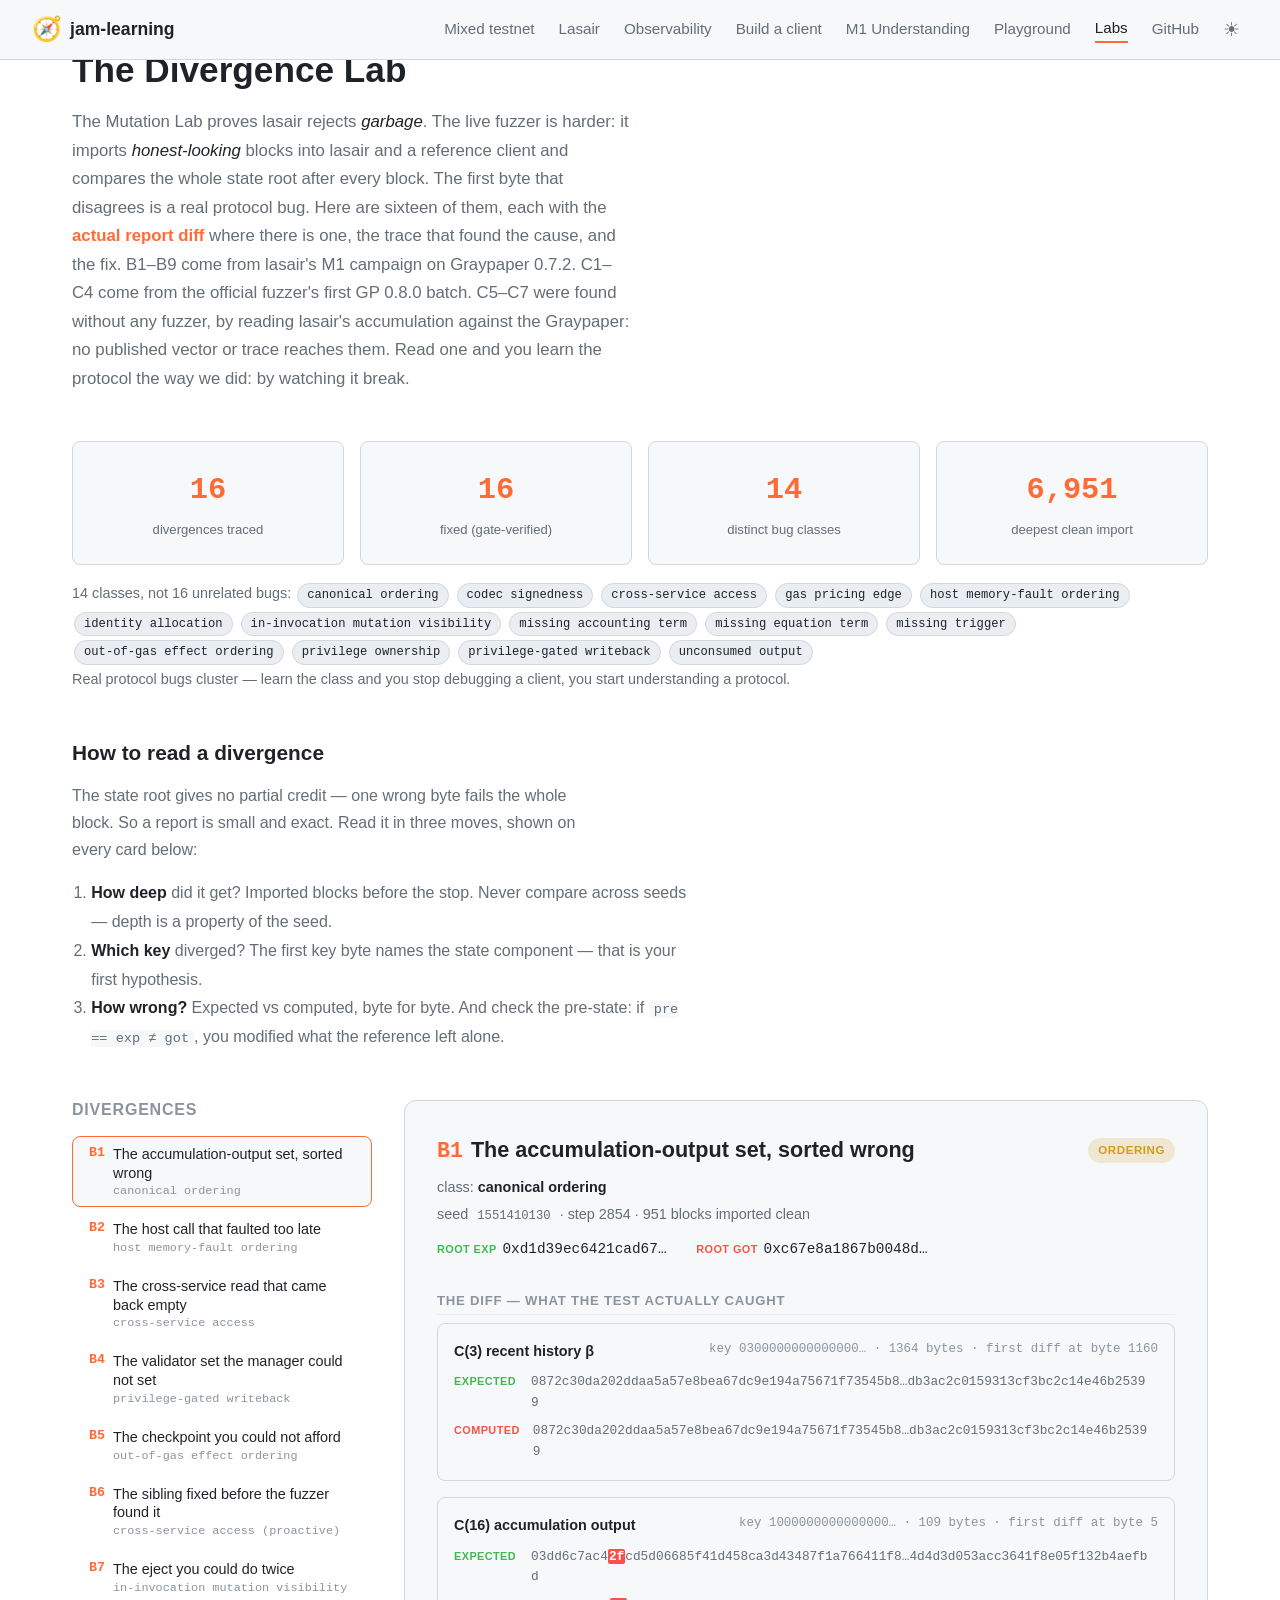
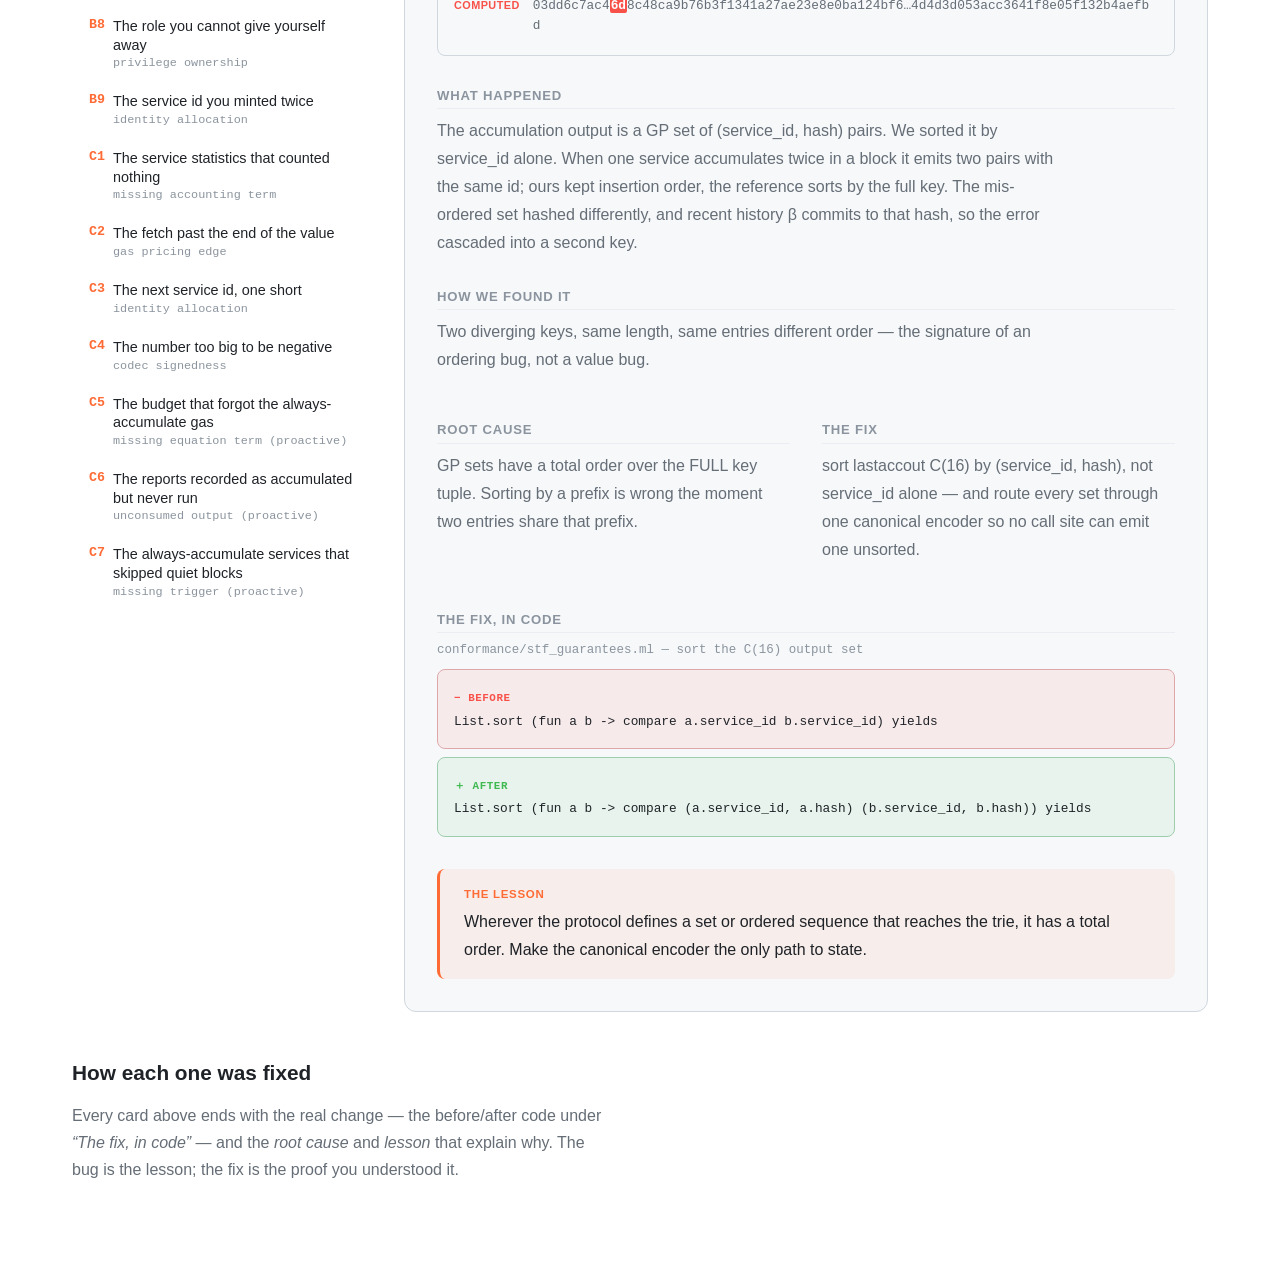
<file: site/lasair/divergences.html>
<!DOCTYPE html>
<html lang="en">
<head>
    <meta charset="UTF-8">
    <meta name="viewport" content="width=device-width, initial-scale=1.0">
    <meta name="description" content="The Divergence Lab: sixteen real divergences in lasair, from the GP 0.7.2 fuzzer campaign, the official fuzzer's first GP 0.8.0 batch, and three found by reading the code against the Graypaper: the report diff, the trace that found the cause, and the fix.">
    <title>The Divergence Lab - Learning Lasair</title>
    <link rel="manifest" href="manifest.webmanifest" crossorigin="use-credentials">
    <meta name="theme-color" content="#0d1117">
    <link rel="icon" href="../assets/icons/icon-192.png" type="image/png">
    <link rel="apple-touch-icon" href="../assets/icons/icon-192.png">
    <link rel="stylesheet" href="../assets/css/style.css">
    <link rel="stylesheet" href="../assets/css/divergences.css">
</head>
<body>
    <a href="#main" class="skip-link">Skip to content</a>
    <nav id="site-nav" class="top-nav" aria-label="Main navigation"></nav>
    <script src="../assets/js/nav.js"></script>

    <main id="main" class="dv-main">
        <header class="dv-hero">
            <h1>The Divergence Lab</h1>
            <p class="dv-sub">
                The Mutation Lab proves lasair rejects <em>garbage</em>. The live
                fuzzer is harder: it imports <em>honest-looking</em> blocks into
                lasair and a reference client and compares the whole state root
                after every block. The first byte that disagrees is a real
                protocol bug. Here are sixteen of them, each with the
                <strong>actual report diff</strong> where there is one, the trace that
                found the cause, and the fix. B1–B9 come from lasair's M1 campaign on
                Graypaper 0.7.2. C1–C4 come from the official fuzzer's first GP 0.8.0
                batch. C5–C7 were found without any fuzzer, by reading lasair's
                accumulation against the Graypaper: no published vector or trace
                reaches them. Read one and you learn the protocol the way we did: by
                watching it break.
            </p>
        </header>

        <section id="scoreboard" class="dv-scoreboard"></section>

        <section class="dv-howto">
            <h2>How to read a divergence</h2>
            <p class="dv-section-intro">
                The state root gives no partial credit — one wrong byte fails the
                whole block. So a report is small and exact. Read it in three
                moves, shown on every card below:
            </p>
            <ol class="dv-howto-list">
                <li><strong>How deep</strong> did it get? Imported blocks before the stop. Never compare across seeds — depth is a property of the seed.</li>
                <li><strong>Which key</strong> diverged? The first key byte names the state component — that is your first hypothesis.</li>
                <li><strong>How wrong?</strong> Expected vs computed, byte for byte. And check the pre-state: if <code>pre == exp ≠ got</code>, you modified what the reference left alone.</li>
            </ol>
        </section>

        <section class="dv-explorer">
            <aside class="dv-picker">
                <h2>Divergences</h2>
                <div id="div-list"></div>
            </aside>
            <div id="div-view" class="dv-view">
                <div class="dv-loading">Select a divergence…</div>
            </div>
        </section>

        <section class="dv-howto">
            <h2>How each one was fixed</h2>
            <p class="dv-section-intro">
                Every card above ends with the real change — the before/after
                code under <em>“The fix, in code”</em> — and the
                <em>root cause</em> and <em>lesson</em> that explain why. The
                bug is the lesson; the fix is the proof you understood it.
            </p>
        </section>
    </main>

    <script src="../assets/js/app.js"></script>
    <script src="../assets/js/divergences.js"></script>
</body>
</html>
</file>
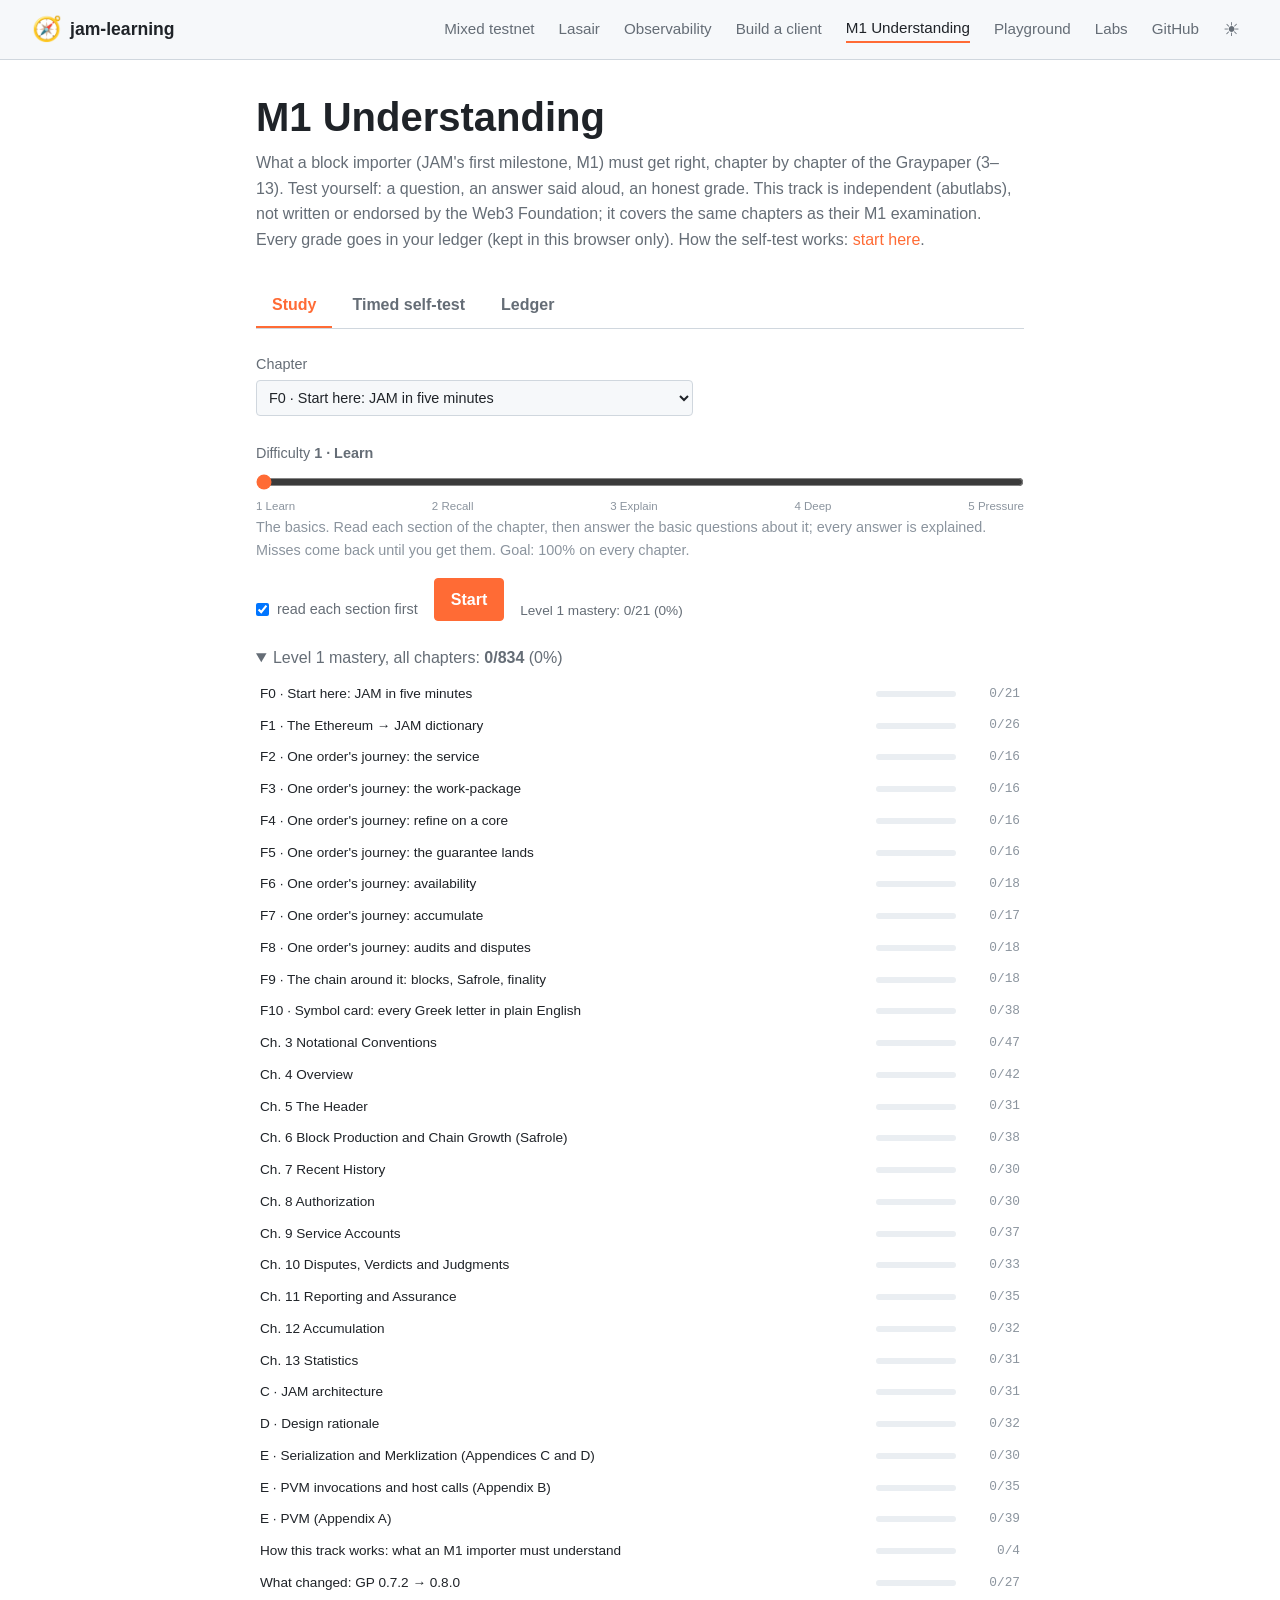
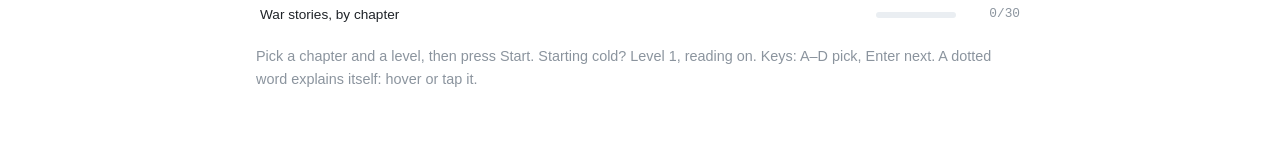
<file: site/lasair/exam.html>
<!DOCTYPE html>
<html lang="en">
<head>
    <meta charset="UTF-8">
    <meta name="viewport" content="width=device-width, initial-scale=1.0">
    <meta name="description" content="M1 Understanding: what a JAM block importer must get right, chapter by chapter of the Graypaper, with flashcards, timed self-tests and a grade ledger.">
    <title>M1 Understanding - Learning Lasair</title>
    <link rel="manifest" href="manifest.webmanifest" crossorigin="use-credentials">
    <meta name="theme-color" content="#0d1117">
    <link rel="icon" href="../assets/icons/icon-192.png" type="image/png">
    <link rel="apple-touch-icon" href="../assets/icons/icon-192.png">
    <link rel="stylesheet" href="../assets/css/style.css">
    <link rel="stylesheet" href="../assets/css/exam.css">
</head>
<body>
    <a href="#main" class="skip-link">Skip to content</a>
    <nav id="site-nav" class="top-nav" aria-label="Main navigation"></nav>
    <script src="../assets/js/nav.js"></script>

    <main id="main" class="exam-main">
        <header class="exam-hero">
            <h1>M1 Understanding</h1>
            <p class="exam-sub">
                What a block importer (JAM's first milestone, M1) must get right, chapter by
                chapter of the Graypaper (3–13). Test yourself: a question, an answer said aloud, an honest grade. This track is
                independent (abutlabs), not written or endorsed by the Web3 Foundation; it covers the
                same chapters as their M1 examination. Every grade goes in
                your ledger (kept in this browser only).
                How the self-test works: <a href="lesson.html?lesson=06-m1-exam/00-how-the-exam-works">start here</a>.
            </p>
        </header>

        <nav class="exam-tabs" role="tablist" aria-label="Exam modes">
            <button class="exam-tab active" data-tab="flash" role="tab" aria-selected="true">Study</button>
            <button class="exam-tab" data-tab="mock" role="tab" aria-selected="false">Timed self-test</button>
            <button class="exam-tab" data-tab="ledger" role="tab" aria-selected="false">Ledger</button>
        </nav>

        <!-- Study (difficulty 1-5) -->
        <section id="tab-flash" class="exam-panel active" role="tabpanel">
            <div class="exam-controls">
                <label>Chapter
                    <select id="flash-chapter"></select>
                </label>
            </div>
            <div class="exam-level">
                <label for="flash-level">Difficulty <b id="level-name"></b></label>
                <input type="range" id="flash-level" min="1" max="5" step="1" value="1">
                <div class="exam-level-ticks" aria-hidden="true"><span>1 Learn</span><span>2 Recall</span><span>3 Explain</span><span>4 Deep</span><span>5 Pressure</span></div>
                <p id="level-desc" class="exam-note"></p>
            </div>
            <div class="exam-controls">
                <label class="exam-check" id="flash-read-wrap"><input type="checkbox" id="flash-read" checked> read each section first</label>
                <button id="flash-start" class="exam-btn primary">Start</button>
                <span id="level-suggest" class="exam-suggest"></span>
            </div>
            <div id="mastery-board" class="exam-board"></div>
            <div id="flash-card" class="exam-card hidden"></div>
            <div id="flash-empty" class="exam-empty">Pick a chapter and a level, then press Start. Starting cold? Level 1, reading on. Keys: A–D pick, Enter next. A dotted word explains itself: hover or tap it.</div>
        </section>

        <!-- Timed self-test -->
        <section id="tab-mock" class="exam-panel" role="tabpanel">
            <div id="mock-setup" class="exam-setup">
                <p>
                    A run-through draws one <strong>small</strong> and one <strong>large</strong> chapter at
                    random, then runs the fixed portions C, D and E. Each portion has a time budget
                    and a handful of questions, ★ first. Grade yourself per question; at the end of
                    each portion, grade the portion as a whole, as honestly as someone checking your understanding would.
                </p>
                <div class="exam-controls">
                    <label>Questions per portion
                        <select id="mock-per">
                            <option value="4">4</option>
                            <option value="6" selected>6</option>
                            <option value="8">8</option>
                        </select>
                    </label>
                    <label class="exam-check"><input type="checkbox" id="mock-timer" checked> 120-minute timer</label>
                    <button id="mock-draw" class="exam-btn primary">Draw and begin</button>
                </div>
                <div id="mock-preview" class="exam-preview"></div>
            </div>
            <div id="mock-run" class="hidden">
                <div class="exam-timer-bar">
                    <div id="mock-clock" class="exam-clock">120:00</div>
                    <div id="mock-portion-label" class="exam-portion-label"></div>
                    <button id="mock-abort" class="exam-btn subtle">Stop the run-through</button>
                </div>
                <div id="mock-card" class="exam-card"></div>
            </div>
            <div id="mock-result" class="hidden"></div>
        </section>

        <!-- Ledger -->
        <section id="tab-ledger" class="exam-panel" role="tabpanel">
            <div class="exam-controls">
                <button id="ledger-export" class="exam-btn primary">Export as markdown</button>
                <button id="ledger-copy" class="exam-btn">Copy to clipboard</button>
                <button id="ledger-clear" class="exam-btn danger">Clear ledger</button>
            </div>
            <p class="exam-note">
                Grades live only in this browser (localStorage). Export after each session and keep the
                markdown with your notes: over a few sessions it shows your weak spots.
            </p>
            <div id="ledger-recall"></div>
            <div id="ledger-summary"></div>
            <div id="ledger-mocks"></div>
            <div id="ledger-weak"></div>
            <div id="ledger-log"></div>
        </section>
    </main>

    <script src="../assets/js/vendor/marked.min.js"></script>
    <script src="../assets/js/app.js"></script>
    <script src="../assets/js/exam.js"></script>
</body>
</html>
</file>
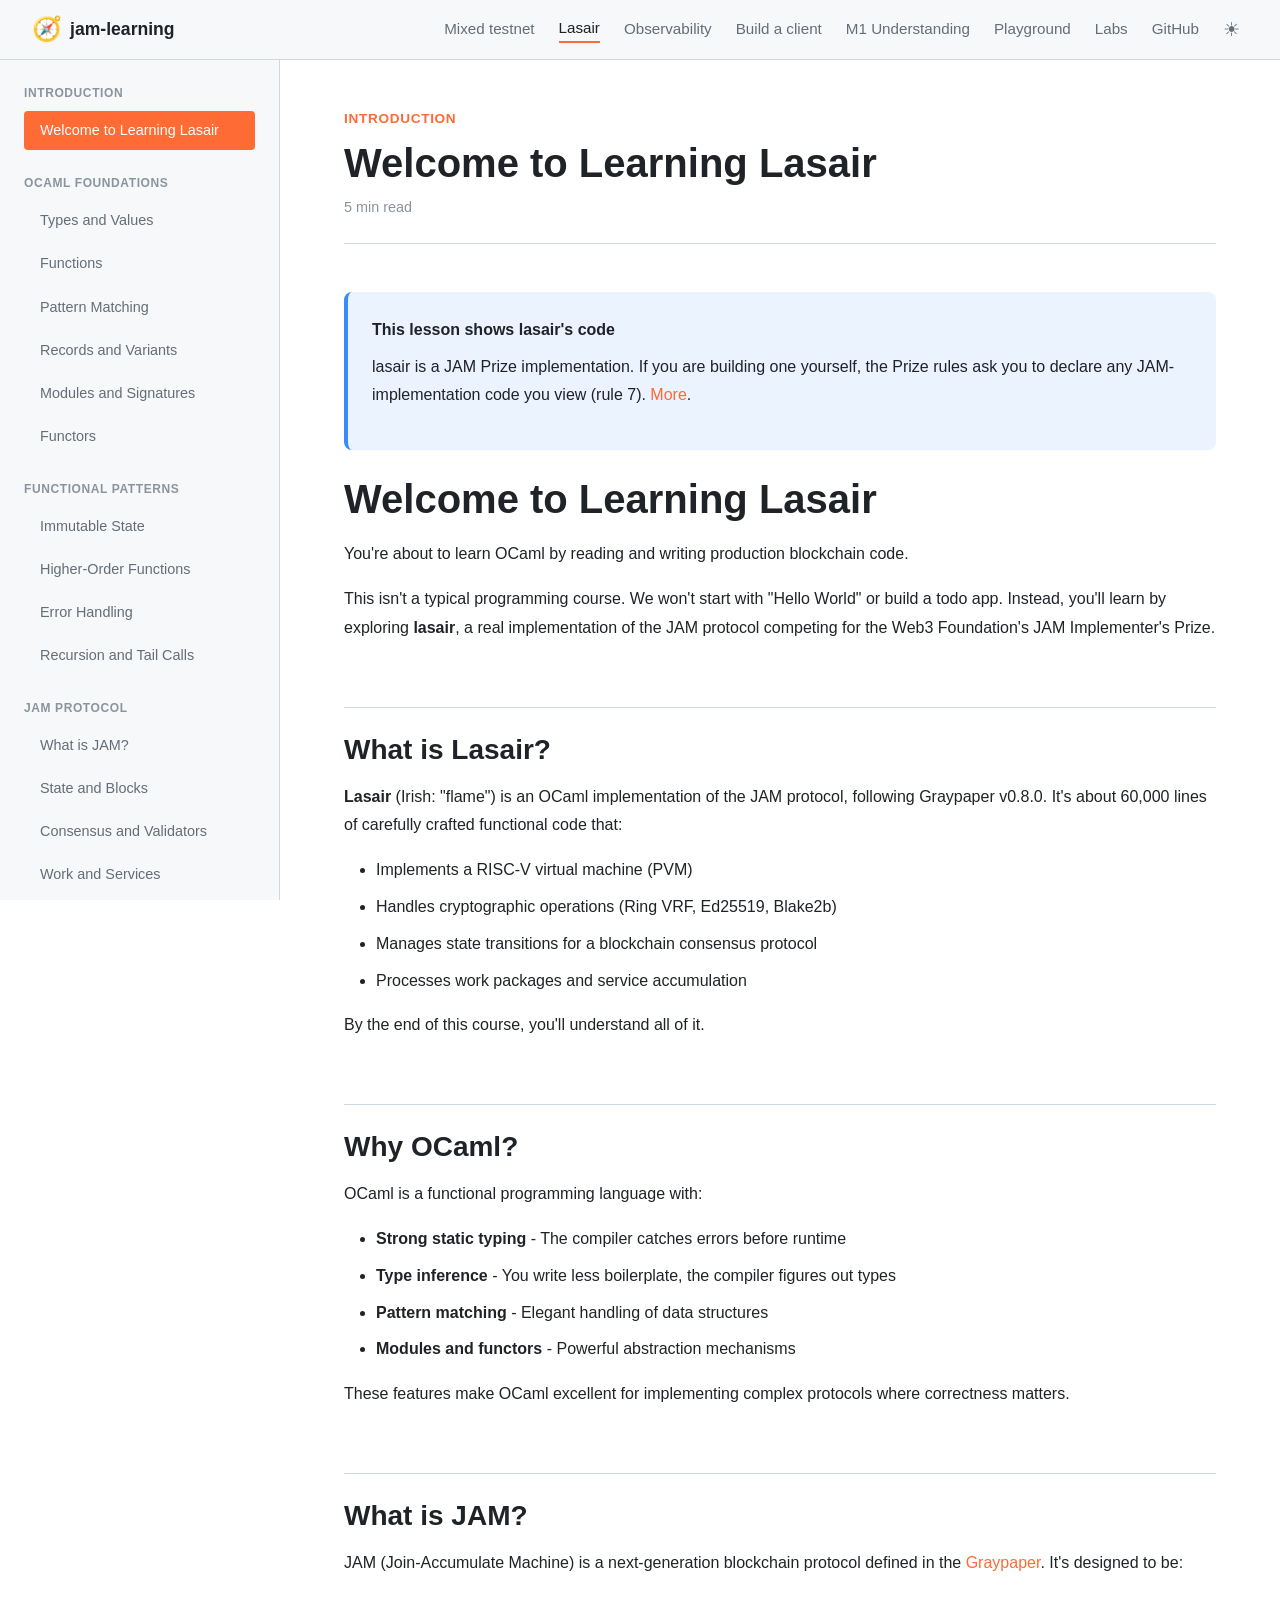
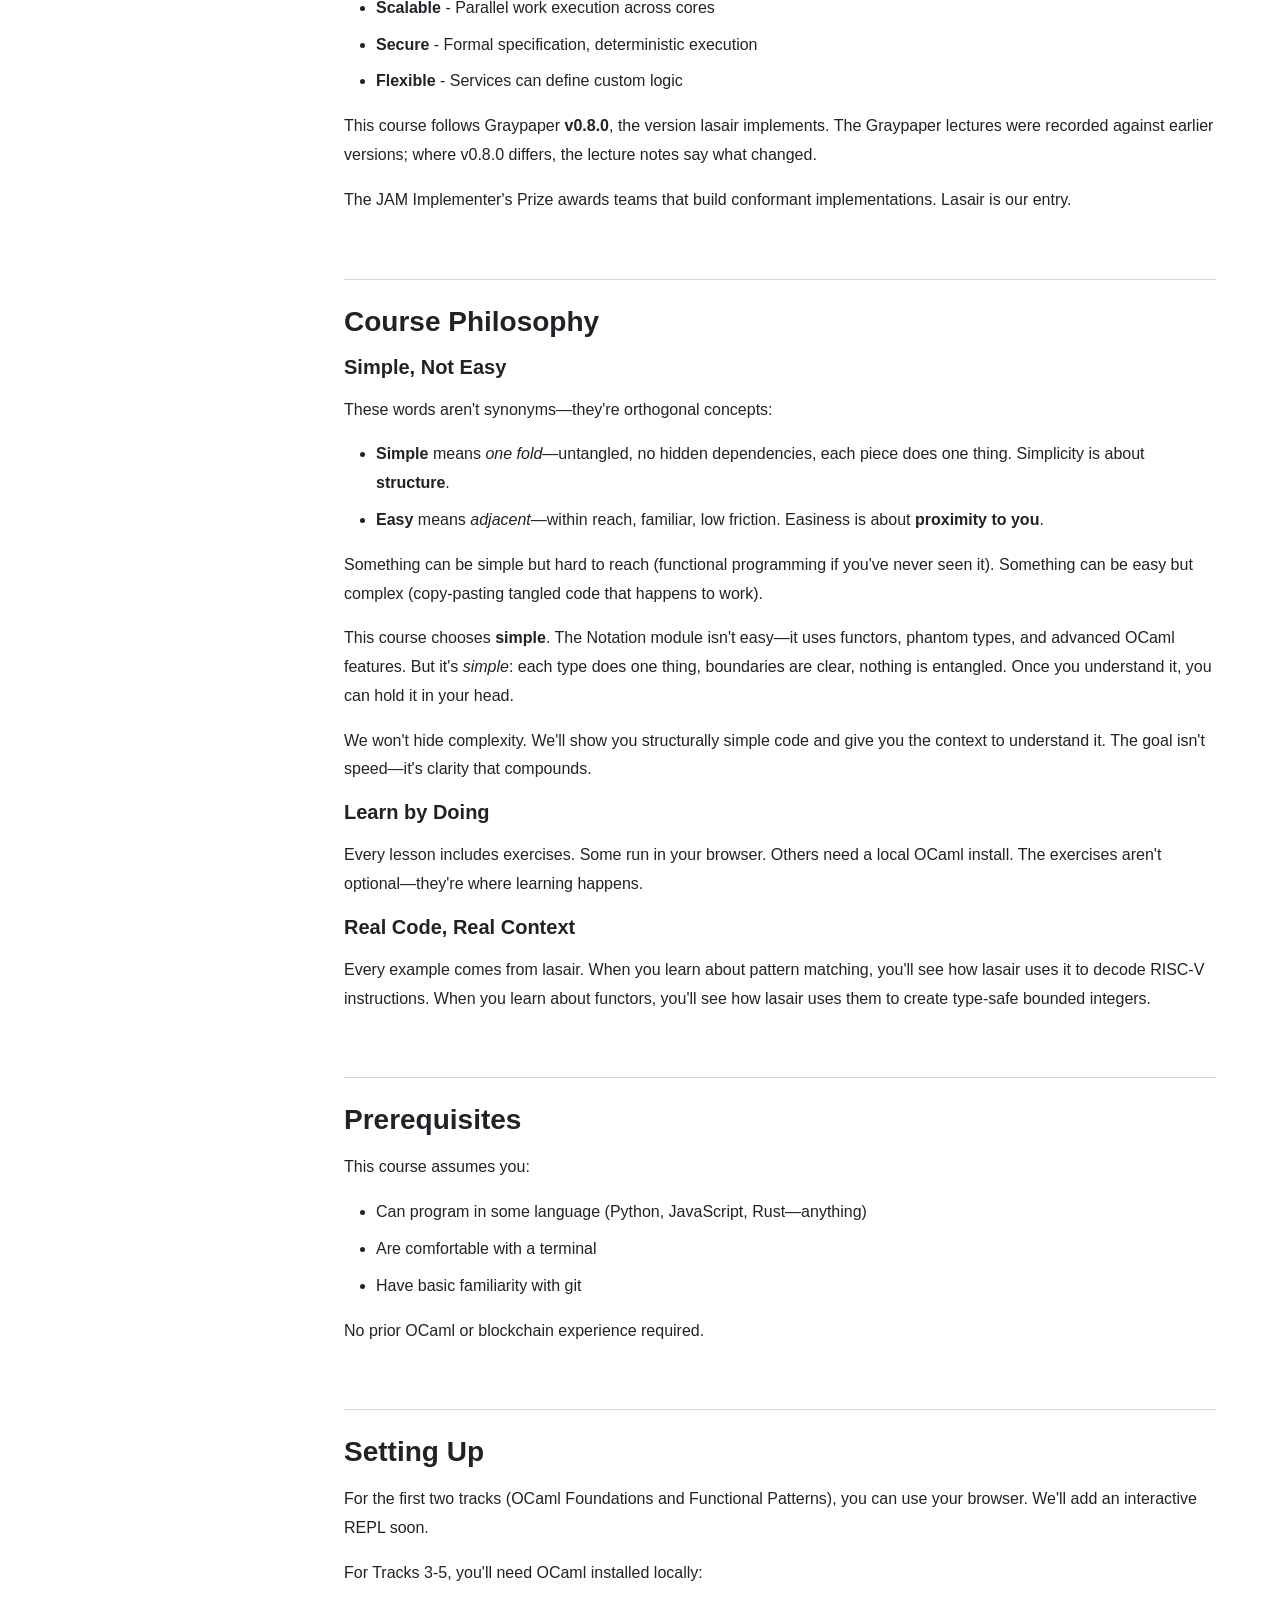
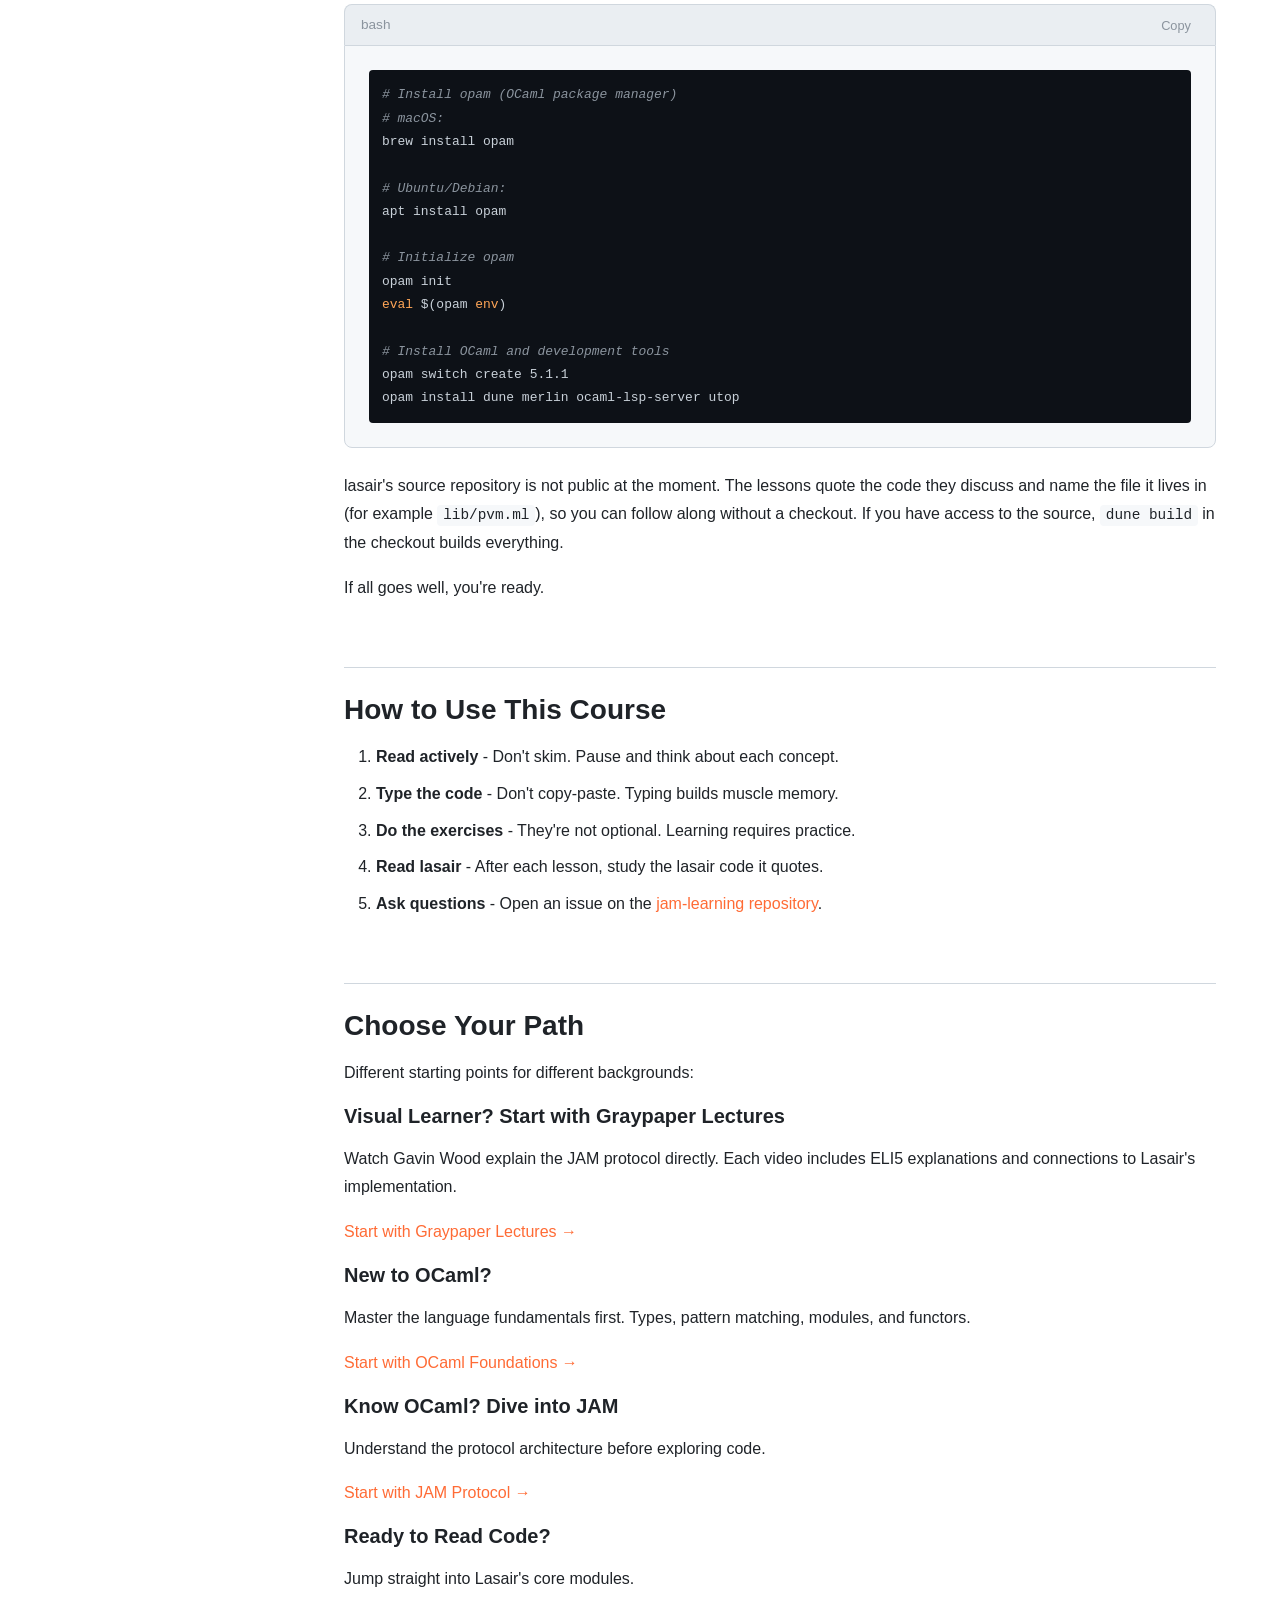
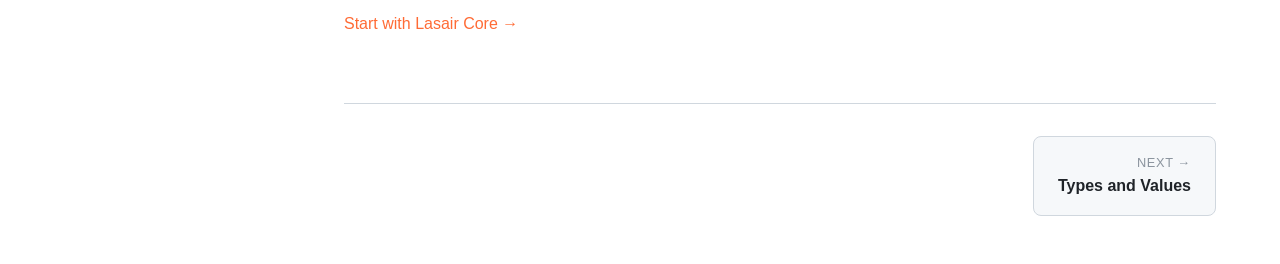
<file: site/lasair/lesson.html>
<!DOCTYPE html>
<html lang="en">
<head>
    <meta charset="UTF-8">
    <meta name="viewport" content="width=device-width, initial-scale=1.0">
    <meta name="description" content="Interactive lessons on the JAM protocol and building a JAM client, grounded in lasair, a conformance-passing OCaml implementation.">
    <title>Lesson - Learning Lasair</title>
    <link rel="manifest" href="manifest.webmanifest" crossorigin="use-credentials">
    <meta name="theme-color" content="#0d1117">
    <link rel="icon" href="../assets/icons/icon-192.png" type="image/png">
    <link rel="apple-touch-icon" href="../assets/icons/icon-192.png">
    <link rel="stylesheet" href="../assets/css/style.css">
    <link rel="stylesheet" href="../assets/css/vendor/highlight-github-dark.min.css">
</head>
<body>
    <a href="#main" class="skip-link">Skip to content</a>
    <nav id="site-nav" class="top-nav" aria-label="Main navigation"></nav>
    <script src="../assets/js/nav.js"></script>

    <div class="lesson-layout">
        <aside class="sidebar" id="sidebar">
            <!-- Populated by JavaScript -->
        </aside>

        <main class="lesson-content" id="main">
            <header class="lesson-header">
                <div class="lesson-track" id="lesson-track">Track 1: OCaml Foundations</div>
                <h1 class="lesson-title" id="lesson-title">Loading...</h1>
                <div class="lesson-meta" id="lesson-meta"></div>
            </header>

            <article class="lesson-body" id="lesson-body">
                <p>Loading lesson content...</p>
            </article>

            <nav class="lesson-nav" id="lesson-nav">
                <!-- Populated by JavaScript -->
            </nav>
        </main>
    </div>

    <script src="../assets/js/vendor/highlight.min.js"></script>
    <script src="../assets/js/vendor/highlight-ocaml.min.js"></script>
    <script src="../assets/js/vendor/marked.min.js"></script>
    <script src="../assets/js/app.js"></script>
    <script src="../assets/js/lesson.js"></script>
</body>
</html>
</file>
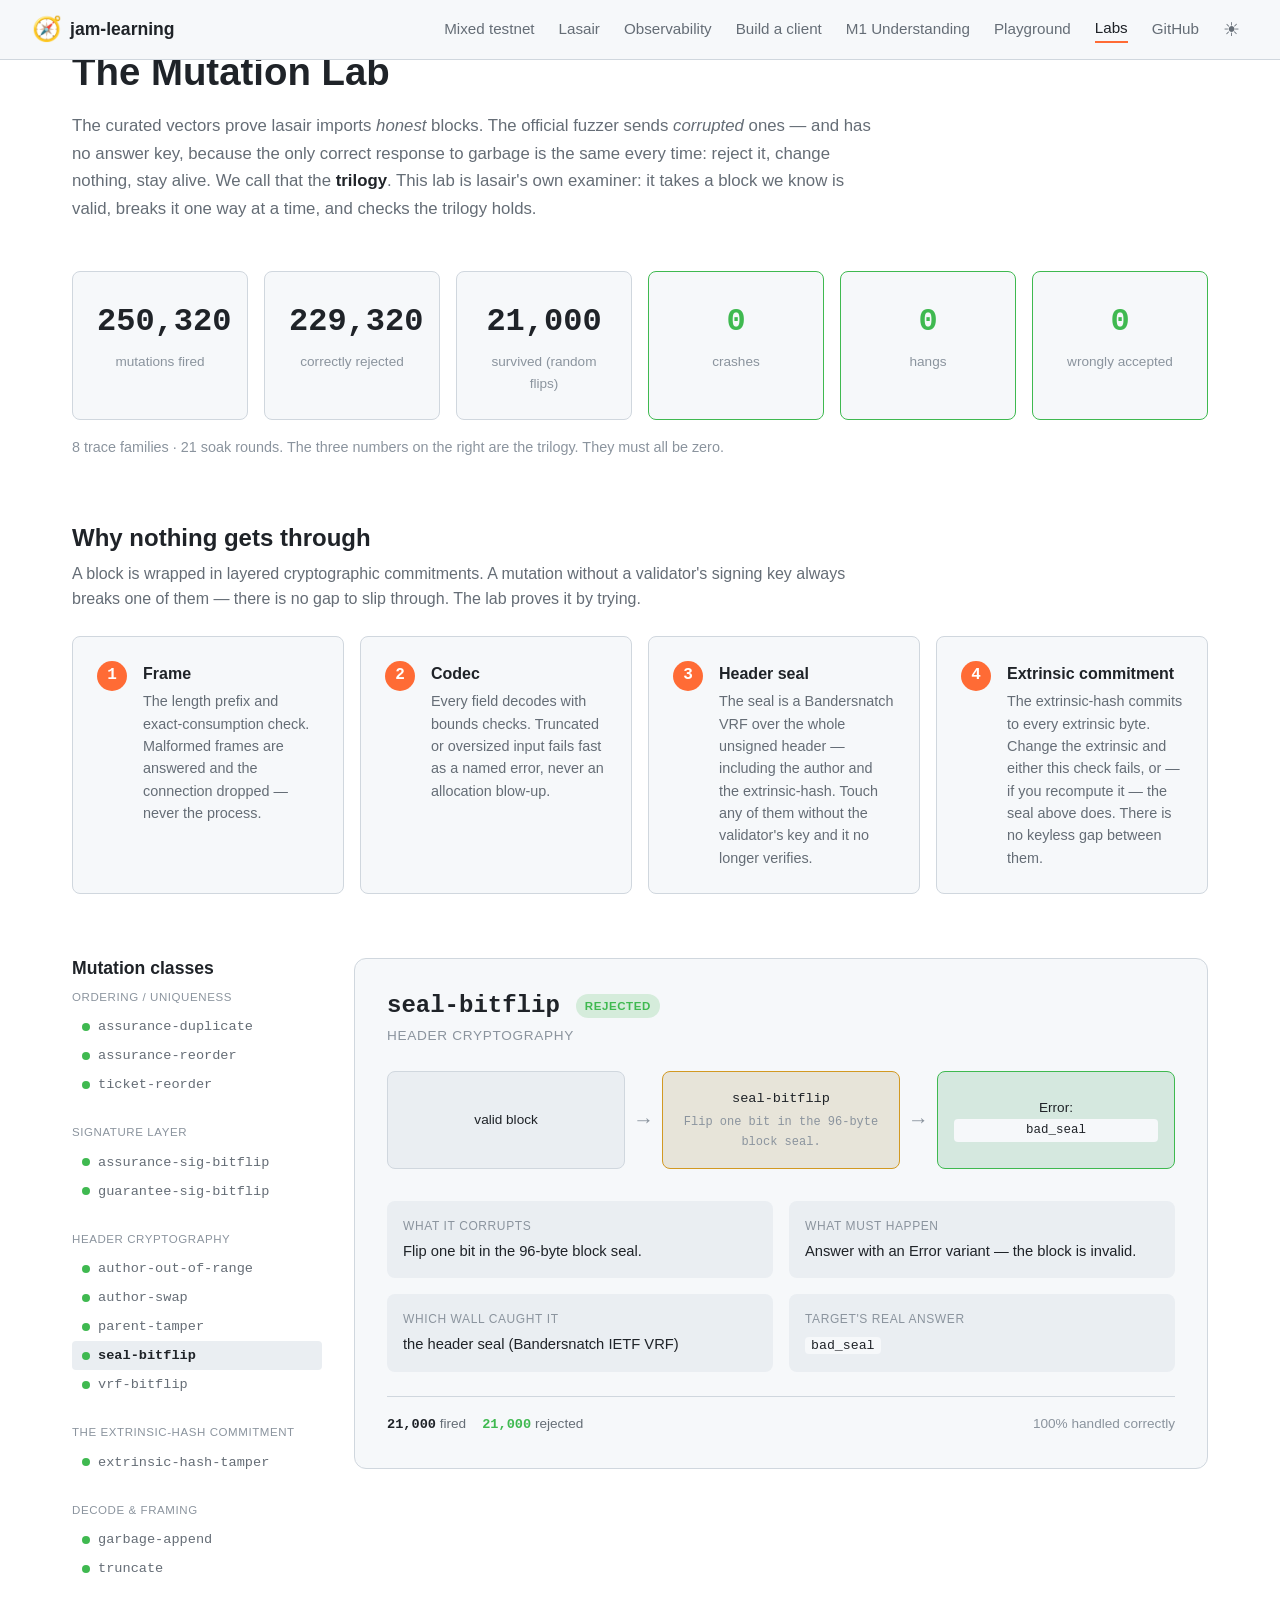
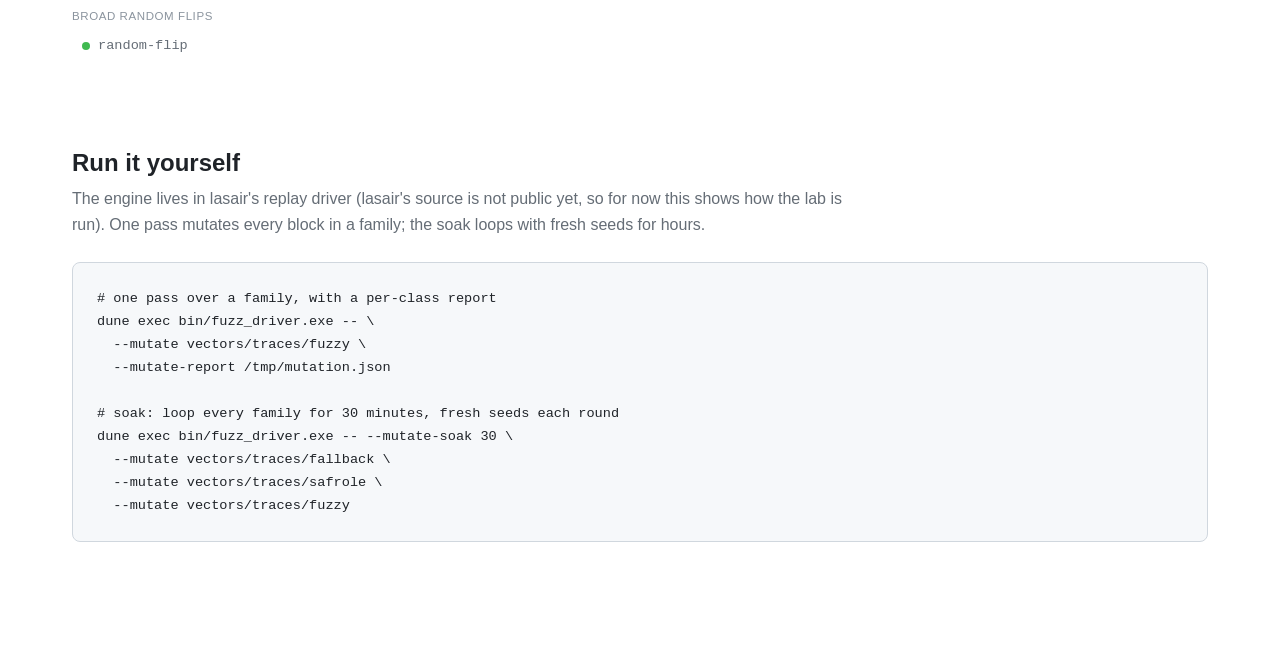
<file: site/lasair/mutation.html>
<!DOCTYPE html>
<html lang="en">
<head>
    <meta charset="UTF-8">
    <meta name="viewport" content="width=device-width, initial-scale=1.0">
    <meta name="description" content="The Mutation Lab: corrupt a valid JAM block one way at a time and watch the target hold the trilogy — never crash, never hang, reject without state change.">
    <title>The Mutation Lab - Learning Lasair</title>
    <link rel="manifest" href="manifest.webmanifest" crossorigin="use-credentials">
    <meta name="theme-color" content="#0d1117">
    <link rel="icon" href="../assets/icons/icon-192.png" type="image/png">
    <link rel="apple-touch-icon" href="../assets/icons/icon-192.png">
    <link rel="stylesheet" href="../assets/css/style.css">
    <link rel="stylesheet" href="../assets/css/mutation.css">
</head>
<body>
    <a href="#main" class="skip-link">Skip to content</a>
    <nav id="site-nav" class="top-nav" aria-label="Main navigation"></nav>
    <script src="../assets/js/nav.js"></script>

    <main id="main" class="mut-main">
        <header class="mut-hero">
            <h1>The Mutation Lab</h1>
            <p class="mut-sub">
                The curated vectors prove lasair imports <em>honest</em> blocks.
                The official fuzzer sends <em>corrupted</em> ones — and has no
                answer key, because the only correct response to garbage is the
                same every time: reject it, change nothing, stay alive. We call
                that the <strong>trilogy</strong>. This lab is lasair's own
                examiner: it takes a block we know is valid, breaks it one way
                at a time, and checks the trilogy holds.
            </p>
        </header>

        <section id="scoreboard" class="mut-scoreboard"></section>

        <section class="mut-walls-section">
            <h2>Why nothing gets through</h2>
            <p class="mut-section-intro">
                A block is wrapped in layered cryptographic commitments. A
                mutation without a validator's signing key always breaks one of
                them — there is no gap to slip through. The lab proves it by
                trying.
            </p>
            <div id="walls" class="mut-walls"></div>
        </section>

        <section class="mut-explorer">
            <aside class="mut-picker">
                <h2>Mutation classes</h2>
                <div id="class-list"></div>
            </aside>
            <div id="class-view" class="mut-view">
                <div class="mut-loading">Select a mutation…</div>
            </div>
        </section>

        <section class="mut-run">
            <h2>Run it yourself</h2>
            <p class="mut-section-intro">
                The engine lives in lasair's replay driver (lasair's source is not
                public yet, so for now this shows how the lab is run). One pass
                mutates every block in a family; the soak loops with fresh seeds
                for hours.
            </p>
            <pre class="mut-cmd"><code># one pass over a family, with a per-class report
dune exec bin/fuzz_driver.exe -- \
  --mutate vectors/traces/fuzzy \
  --mutate-report /tmp/mutation.json

# soak: loop every family for 30 minutes, fresh seeds each round
dune exec bin/fuzz_driver.exe -- --mutate-soak 30 \
  --mutate vectors/traces/fallback \
  --mutate vectors/traces/safrole \
  --mutate vectors/traces/fuzzy</code></pre>
        </section>
    </main>

    <script src="../assets/js/app.js"></script>
    <script src="../assets/js/mutation.js"></script>
</body>
</html>
</file>
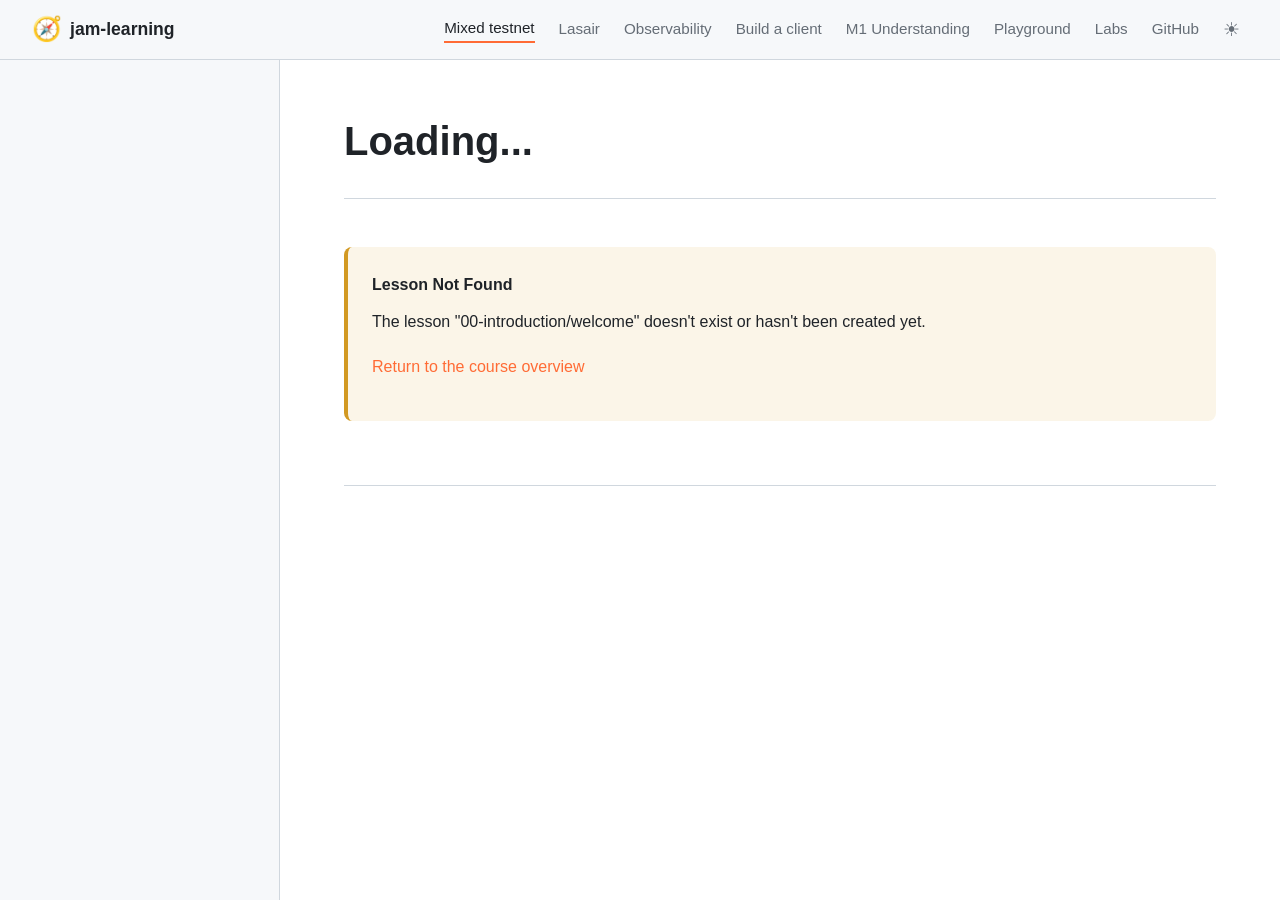
<file: site/mixed-testnet/lesson.html>
<!DOCTYPE html>
<html lang="en">
<head>
    <meta charset="UTF-8">
    <meta name="viewport" content="width=device-width, initial-scale=1.0">
    <meta name="description" content="Run jamswap on mixed-client JAM test nets, bring your own client or service, and watch it all on one observability stack.">
    <title>Lesson - Build a Mixed-Testnet JAM Service</title>
    <meta name="theme-color" content="#0d1117">
    <link rel="icon" href="../assets/icons/icon-192.png" type="image/png">
    <link rel="apple-touch-icon" href="../assets/icons/icon-192.png">
    <link rel="stylesheet" href="../assets/css/style.css">
    <link rel="stylesheet" href="../assets/css/vendor/highlight-github-dark.min.css">
</head>
<body>
    <a href="#main" class="skip-link">Skip to content</a>
    <nav id="site-nav" class="top-nav" aria-label="Main navigation"></nav>
    <script src="../assets/js/nav.js"></script>

    <div class="lesson-layout">
        <aside class="sidebar" id="sidebar">
            <!-- Populated by JavaScript -->
        </aside>

        <main class="lesson-content" id="main">
            <header class="lesson-header">
                <div class="lesson-track" id="lesson-track"></div>
                <h1 class="lesson-title" id="lesson-title">Loading...</h1>
                <div class="lesson-meta" id="lesson-meta"></div>
            </header>

            <article class="lesson-body" id="lesson-body">
                <p>Loading lesson content...</p>
            </article>

            <nav class="lesson-nav" id="lesson-nav">
                <!-- Populated by JavaScript -->
            </nav>
        </main>
    </div>

    <script src="../assets/js/vendor/highlight.min.js"></script>
    <script src="../assets/js/vendor/highlight-ocaml.min.js"></script>
    <script src="../assets/js/vendor/marked.min.js"></script>
    <script src="../assets/js/app.js"></script>
    <script src="../assets/js/lesson.js"></script>
</body>
</html>
</file>
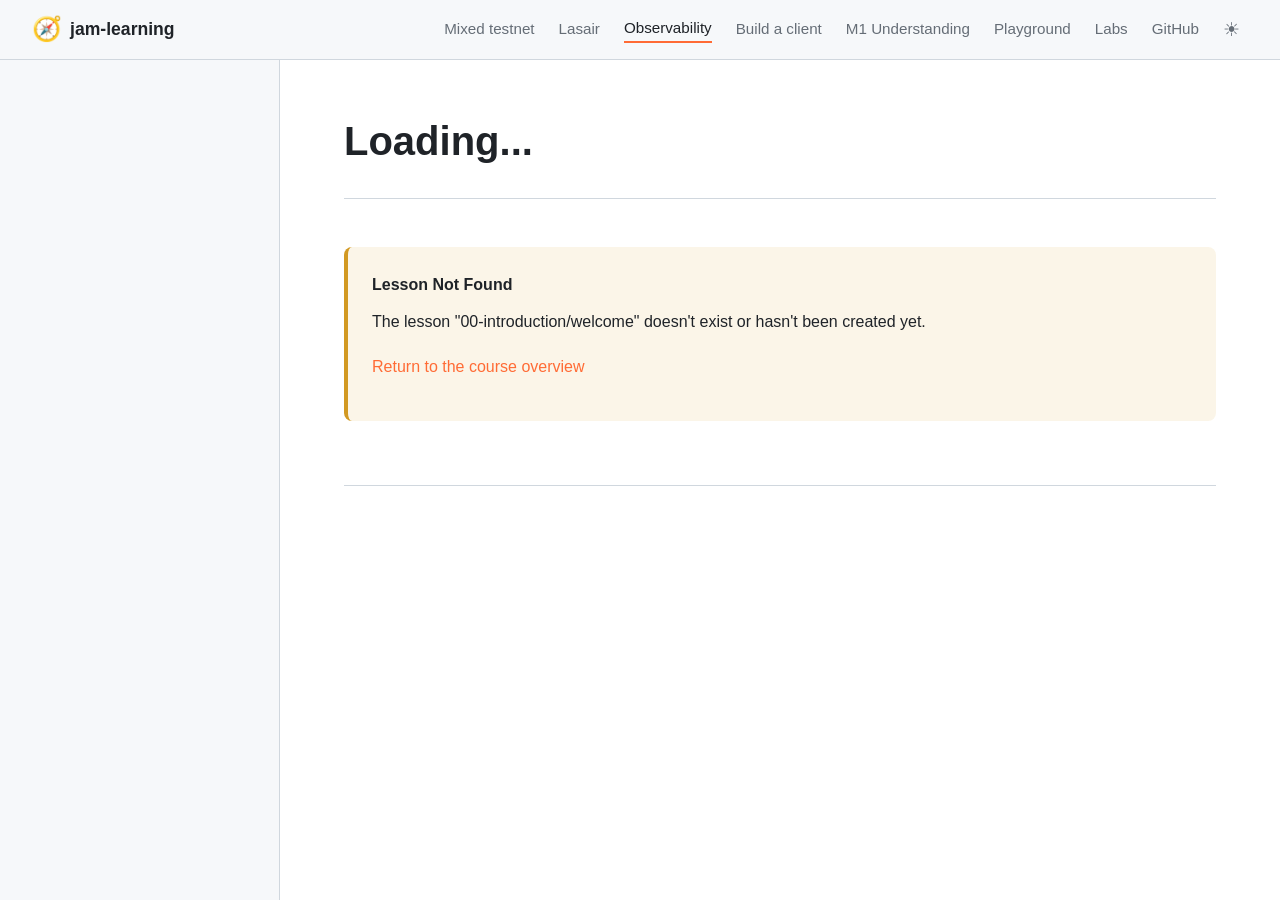
<file: site/observability/lesson.html>
<!DOCTYPE html>
<html lang="en">
<head>
    <meta charset="UTF-8">
    <meta name="viewport" content="width=device-width, initial-scale=1.0">
    <meta name="description" content="Observing JAM networks with any mix of clients: the abutlabs observability stack, JIP-2 and JIP-3, dashboards and soak tests, on a network you run yourself.">
    <title>Lesson - Learning Observability</title>
    <meta name="theme-color" content="#0d1117">
    <link rel="icon" href="../assets/icons/icon-192.png" type="image/png">
    <link rel="apple-touch-icon" href="../assets/icons/icon-192.png">
    <link rel="stylesheet" href="../assets/css/style.css">
    <link rel="stylesheet" href="../assets/css/vendor/highlight-github-dark.min.css">
</head>
<body>
    <a href="#main" class="skip-link">Skip to content</a>
    <nav id="site-nav" class="top-nav" aria-label="Main navigation"></nav>
    <script src="../assets/js/nav.js"></script>

    <div class="lesson-layout">
        <aside class="sidebar" id="sidebar">
            <!-- Populated by JavaScript -->
        </aside>

        <main class="lesson-content" id="main">
            <header class="lesson-header">
                <div class="lesson-track" id="lesson-track"></div>
                <h1 class="lesson-title" id="lesson-title">Loading...</h1>
                <div class="lesson-meta" id="lesson-meta"></div>
            </header>

            <article class="lesson-body" id="lesson-body">
                <p>Loading lesson content...</p>
            </article>

            <nav class="lesson-nav" id="lesson-nav">
                <!-- Populated by JavaScript -->
            </nav>
        </main>
    </div>

    <script src="../assets/js/vendor/highlight.min.js"></script>
    <script src="../assets/js/vendor/highlight-ocaml.min.js"></script>
    <script src="../assets/js/vendor/marked.min.js"></script>
    <script src="../assets/js/app.js"></script>
    <script src="../assets/js/lesson.js"></script>
</body>
</html>
</file>
<file: site/assets/css/style.css>
/* Learning Lasair - Stylesheet
   Philosophy: Simple, readable, functional
   Dark theme default, respects prefers-color-scheme */

/* ============================================
   CSS Variables
   ============================================ */

:root {
    /* Colors - Dark Theme (default) */
    --bg-primary: #0d1117;
    --bg-secondary: #161b22;
    --bg-tertiary: #21262d;
    --bg-code: #1a1f26;

    --text-primary: #e6edf3;
    --text-secondary: #8b949e;
    --text-muted: #6e7681;

    --accent-primary: #ff6b35;  /* Lasair flame orange */
    --accent-secondary: #ffa366;
    --accent-hover: #ff8c5a;

    --border-color: #30363d;
    --border-light: #21262d;

    --success: #3fb950;
    --warning: #d29922;
    --error: #f85149;

    /* Typography */
    --font-sans: -apple-system, BlinkMacSystemFont, "Segoe UI", "Noto Sans", Helvetica, Arial, sans-serif;
    --font-mono: ui-monospace, SFMono-Regular, "SF Mono", Menlo, Consolas, "Liberation Mono", monospace;

    /* Spacing */
    --space-xs: 0.25rem;
    --space-sm: 0.5rem;
    --space-md: 1rem;
    --space-lg: 1.5rem;
    --space-xl: 2rem;
    --space-2xl: 3rem;
    --space-3xl: 4rem;

    /* Layout */
    --max-width: 1200px;
    --content-width: 800px;
    --sidebar-width: 280px;

    /* Borders */
    --radius-sm: 4px;
    --radius-md: 8px;
    --radius-lg: 12px;

    /* Transitions */
    --transition-fast: 150ms ease;
    --transition-normal: 250ms ease;
}

/* Light theme */
[data-theme="light"] {
    --bg-primary: #ffffff;
    --bg-secondary: #f6f8fa;
    --bg-tertiary: #eaeef2;
    --bg-code: #f6f8fa;

    --text-primary: #1f2328;
    --text-secondary: #656d76;
    --text-muted: #8b949e;

    --border-color: #d0d7de;
    --border-light: #eaeef2;
}

/* ============================================
   Reset & Base
   ============================================ */

*, *::before, *::after {
    box-sizing: border-box;
    margin: 0;
    padding: 0;
}

html {
    font-size: 16px;
    scroll-behavior: smooth;
}

body {
    font-family: var(--font-sans);
    font-size: 1rem;
    line-height: 1.6;
    color: var(--text-primary);
    background-color: var(--bg-primary);
    min-height: 100vh;
    -webkit-font-smoothing: antialiased;
    -moz-osx-font-smoothing: grayscale;
}

a {
    color: var(--accent-primary);
    text-decoration: none;
    transition: color var(--transition-fast);
}

a:hover {
    color: var(--accent-hover);
}

h1, h2, h3, h4, h5, h6 {
    font-weight: 600;
    line-height: 1.25;
    margin-bottom: var(--space-md);
}

h1 { font-size: 2.5rem; }
h2 { font-size: 1.75rem; margin-top: var(--space-2xl); }
h3 { font-size: 1.25rem; }

p {
    margin-bottom: var(--space-md);
}

code {
    font-family: var(--font-mono);
    font-size: 0.9em;
    background: var(--bg-code);
    padding: 0.15em 0.4em;
    border-radius: var(--radius-sm);
}

pre {
    font-family: var(--font-mono);
    font-size: 0.9rem;
    background: var(--bg-code);
    padding: var(--space-lg);
    border-radius: var(--radius-md);
    overflow-x: auto;
    margin: var(--space-lg) 0;
    border: 1px solid var(--border-color);
}

pre code {
    background: none;
    padding: 0;
}

/* ============================================
   Navigation
   ============================================ */

/* anchored sections land below the fixed bar, not under it */
html {
    scroll-padding-top: 72px;
}

.top-nav {
    position: fixed;
    top: 0;
    left: 0;
    right: 0;
    height: 60px;
    background: var(--bg-secondary);
    border-bottom: 1px solid var(--border-color);
    display: flex;
    align-items: center;
    justify-content: space-between;
    padding: 0 var(--space-xl);
    z-index: 100;
}

.logo {
    display: flex;
    align-items: center;
    gap: var(--space-sm);
    font-weight: 600;
    font-size: 1.1rem;
    color: var(--text-primary);
}

.logo:hover {
    color: var(--text-primary);
}

.logo-icon {
    font-size: 1.5rem;
}

.nav-links {
    display: flex;
    align-items: center;
    gap: var(--space-lg);
}

.nav-links a {
    color: var(--text-secondary);
    font-size: 0.95rem;
}

.nav-links a:hover {
    color: var(--text-primary);
}

/* The bar is built by assets/js/nav.js, the same on every page. */
.nav-right {
    display: flex;
    align-items: center;
    gap: var(--space-md);
}

.nav-links a.active {
    color: var(--text-primary);
    box-shadow: inset 0 -2px 0 var(--accent-primary);
    padding-bottom: 2px;
}

.nav-menu {
    display: none;
    background: none;
    border: 1px solid var(--border-color);
    border-radius: var(--radius-sm);
    color: var(--text-primary);
    font-size: 1.1rem;
    line-height: 1;
    padding: var(--space-xs) var(--space-sm);
    cursor: pointer;
}

.nav-menu:hover {
    background: var(--bg-tertiary);
}

/* Narrow screens: the links fold into a panel under the bar. */
@media (max-width: 900px) {
    .nav-menu {
        display: inline-block;
    }

    .nav-links {
        display: none;
        position: absolute;
        top: 60px;
        left: 0;
        right: 0;
        flex-direction: column;
        align-items: stretch;
        gap: 0;
        background: var(--bg-secondary);
        border-bottom: 1px solid var(--border-color);
        padding: var(--space-sm) 0;
    }

    .top-nav.open .nav-links {
        display: flex;
    }

    .nav-links a {
        padding: var(--space-sm) var(--space-xl);
    }

    .nav-links a.active {
        box-shadow: inset 3px 0 0 var(--accent-primary);
        padding-bottom: var(--space-sm);
    }
}

.theme-toggle {
    background: none;
    border: none;
    cursor: pointer;
    padding: var(--space-sm);
    border-radius: var(--radius-sm);
    color: var(--text-secondary);
    font-size: 1.2rem;
    transition: background var(--transition-fast);
}

.theme-toggle:hover {
    background: var(--bg-tertiary);
}

.theme-toggle .sun { display: none; }
.theme-toggle .moon { display: inline; }

[data-theme="light"] .theme-toggle .sun { display: inline; }
[data-theme="light"] .theme-toggle .moon { display: none; }

/* ============================================
   Landing Page
   ============================================ */

.landing {
    max-width: var(--max-width);
    margin: 0 auto;
    padding: calc(60px + var(--space-3xl)) var(--space-xl) var(--space-3xl);
}

.hero {
    text-align: center;
    padding: var(--space-3xl) 0;
}

.hero h1 {
    font-size: 3rem;
    margin-bottom: var(--space-lg);
    background: linear-gradient(135deg, var(--text-primary), var(--accent-primary));
    -webkit-background-clip: text;
    -webkit-text-fill-color: transparent;
    background-clip: text;
}

.hero-subtitle {
    font-size: 1.25rem;
    color: var(--text-secondary);
    max-width: 600px;
    margin: 0 auto var(--space-xl);
}

.cta-button {
    display: inline-block;
    background: var(--accent-primary);
    color: white;
    padding: var(--space-md) var(--space-xl);
    border-radius: var(--radius-md);
    font-weight: 600;
    font-size: 1.1rem;
    transition: background var(--transition-fast), transform var(--transition-fast);
}

.cta-button:hover {
    background: var(--accent-hover);
    color: white;
    transform: translateY(-2px);
}

/* Philosophy Section */
.philosophy {
    padding: var(--space-3xl) 0;
    text-align: center;
}

.philosophy > p {
    max-width: 700px;
    margin: 0 auto var(--space-2xl);
    color: var(--text-secondary);
}

.principles {
    display: grid;
    grid-template-columns: repeat(auto-fit, minmax(250px, 1fr));
    gap: var(--space-xl);
    margin-top: var(--space-xl);
}

.principle {
    background: var(--bg-secondary);
    padding: var(--space-xl);
    border-radius: var(--radius-lg);
    border: 1px solid var(--border-color);
}

.principle h3 {
    color: var(--accent-primary);
    margin-bottom: var(--space-sm);
}

.principle p {
    color: var(--text-secondary);
    margin: 0;
}

/* Tracks Section */
.tracks {
    padding: var(--space-3xl) 0;
}

.tracks > h2 {
    text-align: center;
    margin-bottom: var(--space-2xl);
}

.track {
    background: var(--bg-secondary);
    border: 1px solid var(--border-color);
    border-radius: var(--radius-lg);
    padding: var(--space-xl);
    margin-bottom: var(--space-lg);
    transition: border-color var(--transition-fast);
}

.track:hover {
    border-color: var(--accent-primary);
}

.track-header {
    display: flex;
    align-items: baseline;
    gap: var(--space-md);
    margin-bottom: var(--space-sm);
}

.track-number {
    font-family: var(--font-mono);
    font-size: 0.9rem;
    color: var(--accent-primary);
    font-weight: 600;
}

.track-header h3 {
    margin: 0;
    flex: 1;
}

.track-status {
    font-size: 0.85rem;
    color: var(--text-muted);
}

.track > p {
    color: var(--text-secondary);
    margin-bottom: var(--space-lg);
}

.track-lessons {
    display: flex;
    flex-wrap: wrap;
    gap: var(--space-sm);
}

.track-lessons a {
    background: var(--bg-tertiary);
    padding: var(--space-xs) var(--space-md);
    border-radius: var(--radius-sm);
    font-size: 0.9rem;
    color: var(--text-secondary);
    transition: all var(--transition-fast);
}

.track-lessons a:hover {
    background: var(--accent-primary);
    color: white;
}

/* Preliminary tracks (0.x) - visually subdued */
.track.preliminary {
    opacity: 0.7;
    border-style: dashed;
}

.track.preliminary:hover {
    opacity: 1;
}

.track.preliminary .track-number {
    color: var(--text-muted);
}

/* Recommended tracks - highlighted for new learners */
.track.recommended {
    border-color: var(--accent-primary);
    border-width: 2px;
    position: relative;
}

.track.recommended::before {
    content: "Start here";
    position: absolute;
    top: -12px;
    left: 20px;
    background: var(--accent-primary);
    color: white;
    font-size: 0.75rem;
    font-weight: 600;
    padding: 2px 10px;
    border-radius: var(--radius-sm);
}

.track.recommended .track-status {
    color: var(--accent-primary);
}

/* About Section */
.about {
    padding: var(--space-3xl) 0;
    max-width: var(--content-width);
    margin: 0 auto;
}

.about p {
    color: var(--text-secondary);
}

/* CTA Section */
.cta {
    text-align: center;
    padding: var(--space-3xl) 0;
}

/* Footer */
footer {
    text-align: center;
    padding: var(--space-2xl);
    color: var(--text-muted);
    border-top: 1px solid var(--border-color);
}

/* ============================================
   Lesson Page
   ============================================ */

.lesson-layout {
    display: flex;
    min-height: 100vh;
    padding-top: 60px;
}

/* Sidebar */
.sidebar {
    width: var(--sidebar-width);
    background: var(--bg-secondary);
    border-right: 1px solid var(--border-color);
    position: fixed;
    top: 60px;
    left: 0;
    bottom: 0;
    overflow-y: auto;
    padding: var(--space-lg);
}

.sidebar-track {
    margin-bottom: var(--space-lg);
}

.sidebar-track-title {
    font-size: 0.75rem;
    font-weight: 600;
    text-transform: uppercase;
    letter-spacing: 0.05em;
    color: var(--text-muted);
    margin-bottom: var(--space-sm);
}

/* Collapsible track styles */
.sidebar-track-collapsible .sidebar-track-title {
    cursor: pointer;
    display: flex;
    align-items: center;
    gap: var(--space-sm);
    padding: var(--space-sm) 0;
    transition: color var(--transition-fast);
    user-select: none;
}

.sidebar-track-collapsible .sidebar-track-title:hover {
    color: var(--text-primary);
}

.sidebar-track-content {
    display: none;
    padding-left: var(--space-sm);
}

.sidebar-track-content.expanded {
    display: block;
}

/* Section styles (nested within collapsible tracks) */
.sidebar-section {
    margin-bottom: var(--space-sm);
}

.sidebar-section-title {
    font-size: 0.8rem;
    font-weight: 500;
    color: var(--text-secondary);
    cursor: pointer;
    display: flex;
    align-items: center;
    gap: var(--space-sm);
    padding: var(--space-xs) var(--space-sm);
    border-radius: var(--radius-sm);
    transition: all var(--transition-fast);
    user-select: none;
}

.sidebar-section-title:hover {
    background: var(--bg-tertiary);
    color: var(--text-primary);
}

.sidebar-section .sidebar-lessons {
    display: none;
    padding-left: var(--space-md);
    margin-top: var(--space-xs);
}

.sidebar-section .sidebar-lessons.expanded {
    display: block;
}

/* Collapse icon */
.collapse-icon {
    font-size: 0.6rem;
    color: var(--text-muted);
    transition: transform var(--transition-fast);
    width: 1em;
    text-align: center;
}

.sidebar-lessons {
    list-style: none;
}

.sidebar-lessons li {
    margin-bottom: var(--space-xs);
}

.sidebar-lessons a {
    display: block;
    padding: var(--space-sm) var(--space-md);
    color: var(--text-secondary);
    border-radius: var(--radius-sm);
    font-size: 0.9rem;
    transition: all var(--transition-fast);
}

.sidebar-lessons a:hover {
    background: var(--bg-tertiary);
    color: var(--text-primary);
}

.sidebar-lessons a.active {
    background: var(--accent-primary);
    color: white;
}

.sidebar-lessons a.completed::before {
    content: "✓ ";
    color: var(--success);
}

/* Lesson Content */
.lesson-content {
    flex: 1;
    margin-left: var(--sidebar-width);
    padding: var(--space-2xl) var(--space-3xl);
    max-width: calc(var(--sidebar-width) + var(--content-width) + var(--space-3xl) * 2);
}

.lesson-header {
    margin-bottom: var(--space-2xl);
    padding-bottom: var(--space-lg);
    border-bottom: 1px solid var(--border-color);
}

.lesson-track {
    font-size: 0.85rem;
    color: var(--accent-primary);
    font-weight: 600;
    text-transform: uppercase;
    letter-spacing: 0.05em;
    margin-bottom: var(--space-sm);
}

.lesson-title {
    margin-bottom: var(--space-sm);
}

.lesson-meta {
    color: var(--text-muted);
    font-size: 0.9rem;
}

.lesson-body {
    line-height: 1.8;
}

.lesson-body h2 {
    margin-top: var(--space-3xl);
    padding-top: var(--space-lg);
    border-top: 1px solid var(--border-color);
}

.lesson-body h2:first-child {
    margin-top: 0;
    padding-top: 0;
    border-top: none;
}

.lesson-body ul, .lesson-body ol {
    margin-bottom: var(--space-md);
    padding-left: var(--space-xl);
}

.lesson-body li {
    margin-bottom: var(--space-sm);
}

/* Code blocks in lessons */
.lesson-body pre {
    position: relative;
}

.code-header {
    display: flex;
    justify-content: space-between;
    align-items: center;
    background: var(--bg-tertiary);
    padding: var(--space-sm) var(--space-md);
    border-radius: var(--radius-md) var(--radius-md) 0 0;
    border: 1px solid var(--border-color);
    border-bottom: none;
    font-size: 0.85rem;
    color: var(--text-muted);
}

.code-header + pre {
    margin-top: 0;
    border-radius: 0 0 var(--radius-md) var(--radius-md);
}

.code-buttons {
    display: flex;
    gap: var(--space-xs);
}

.copy-button,
.run-button {
    background: none;
    border: none;
    color: var(--text-muted);
    cursor: pointer;
    padding: var(--space-xs) var(--space-sm);
    border-radius: var(--radius-sm);
    font-size: 0.8rem;
    transition: all var(--transition-fast);
}

.copy-button:hover {
    background: var(--bg-secondary);
    color: var(--text-primary);
}

.run-button {
    color: var(--accent-primary);
    font-weight: 600;
}

.run-button:hover {
    background: var(--accent-primary);
    color: white;
}

/* Callouts */
.callout {
    padding: var(--space-lg);
    border-radius: var(--radius-md);
    margin: var(--space-lg) 0;
    border-left: 4px solid;
}

.callout-info {
    background: rgba(56, 139, 253, 0.1);
    border-color: #388bfd;
}

.callout-warning {
    background: rgba(210, 153, 34, 0.1);
    border-color: var(--warning);
}

.callout-tip {
    background: rgba(63, 185, 80, 0.1);
    border-color: var(--success);
}

.callout-title {
    font-weight: 600;
    margin-bottom: var(--space-sm);
}

/* Exercise blocks */
.exercise {
    background: var(--bg-secondary);
    border: 1px solid var(--border-color);
    border-radius: var(--radius-lg);
    padding: var(--space-xl);
    margin: var(--space-xl) 0;
}

.exercise-header {
    display: flex;
    align-items: center;
    gap: var(--space-sm);
    margin-bottom: var(--space-md);
}

.exercise-icon {
    font-size: 1.5rem;
}

.exercise-title {
    font-weight: 600;
    margin: 0;
}

/* Navigation between lessons */
.lesson-nav {
    display: flex;
    justify-content: space-between;
    margin-top: var(--space-3xl);
    padding-top: var(--space-xl);
    border-top: 1px solid var(--border-color);
}

.lesson-nav a {
    display: flex;
    flex-direction: column;
    padding: var(--space-md) var(--space-lg);
    background: var(--bg-secondary);
    border: 1px solid var(--border-color);
    border-radius: var(--radius-md);
    transition: border-color var(--transition-fast);
    max-width: 45%;
}

.lesson-nav a:hover {
    border-color: var(--accent-primary);
}

.lesson-nav-label {
    font-size: 0.8rem;
    color: var(--text-muted);
    text-transform: uppercase;
    letter-spacing: 0.05em;
}

.lesson-nav-title {
    font-weight: 600;
    color: var(--text-primary);
}

.lesson-nav-next {
    text-align: right;
}

/* ============================================
   Responsive
   ============================================ */

@media (max-width: 900px) {
    .sidebar {
        display: none;
    }

    .lesson-content {
        margin-left: 0;
        max-width: 100%;
        padding: var(--space-xl);
    }

    .hero h1 {
        font-size: 2rem;
    }

    .hero-subtitle {
        font-size: 1.1rem;
    }
}

@media (max-width: 600px) {
    .top-nav {
        padding: 0 var(--space-md);
    }

    .landing {
        padding: calc(60px + var(--space-xl)) var(--space-md) var(--space-xl);
    }

    .track-header {
        flex-wrap: wrap;
    }

    .lesson-nav {
        flex-direction: column;
        gap: var(--space-md);
    }

    .lesson-nav a {
        max-width: 100%;
    }
}

/* ============================================
   Syntax Highlighting (Tomorrow Night theme)
   ============================================ */

.hljs {
    color: #c5c8c6;
    background: var(--bg-code);
}

.hljs-comment,
.hljs-quote {
    color: #969896;
    font-style: italic;
}

.hljs-keyword,
.hljs-selector-tag,
.hljs-literal,
.hljs-type {
    color: #cc99cc;
}

.hljs-number {
    color: #f99157;
}

.hljs-string,
.hljs-doctag,
.hljs-regexp {
    color: #8abeb7;
}

.hljs-title,
.hljs-name,
.hljs-section,
.hljs-built_in {
    color: #f0c674;
}

.hljs-variable,
.hljs-template-variable,
.hljs-selector-id,
.hljs-class .hljs-title {
    color: #c66;
}

.hljs-attribute,
.hljs-tag,
.hljs-symbol,
.hljs-bullet,
.hljs-addition {
    color: #b5bd68;
}

.hljs-meta {
    color: #6a9fb5;
}

.hljs-deletion {
    color: #cc6666;
}

.hljs-emphasis {
    font-style: italic;
}

.hljs-strong {
    font-weight: bold;
}

/* ============================================
   Video Embed (YouTube)
   ============================================ */

.video-container {
    position: relative;
    width: 100%;
    padding-bottom: 56.25%; /* 16:9 aspect ratio */
    margin: var(--space-xl) 0;
    border-radius: var(--radius-lg);
    overflow: hidden;
    background: var(--bg-tertiary);
}

.video-container iframe {
    position: absolute;
    top: 0;
    left: 0;
    width: 100%;
    height: 100%;
    border: none;
}

.video-header {
    display: flex;
    align-items: center;
    gap: var(--space-md);
    margin-bottom: var(--space-md);
    padding: var(--space-md) var(--space-lg);
    background: var(--bg-secondary);
    border: 1px solid var(--border-color);
    border-radius: var(--radius-md);
}

.video-icon {
    font-size: 1.5rem;
    color: var(--accent-primary);
}

.video-header-text h3 {
    margin: 0;
    font-size: 1rem;
}

.video-header-text p {
    margin: 0;
    font-size: 0.85rem;
    color: var(--text-muted);
}

/* Video lesson specific styling */
.lesson-body.video-lesson h1:first-of-type {
    display: flex;
    align-items: center;
    gap: var(--space-md);
}

.lesson-body.video-lesson h1:first-of-type::before {
    content: "▶";
    color: var(--accent-primary);
}

/* Lecture badge */
.lecture-badge {
    display: inline-block;
    background: var(--accent-primary);
    color: white;
    padding: var(--space-xs) var(--space-sm);
    border-radius: var(--radius-sm);
    font-size: 0.75rem;
    font-weight: 600;
    text-transform: uppercase;
    letter-spacing: 0.05em;
    margin-bottom: var(--space-md);
}

/* Lasair connection callout */
.lasair-connection {
    background: linear-gradient(135deg, rgba(255, 107, 53, 0.1), rgba(255, 163, 102, 0.05));
    border: 1px solid var(--accent-primary);
    border-radius: var(--radius-lg);
    padding: var(--space-xl);
    margin: var(--space-xl) 0;
}

.lasair-connection h3 {
    color: var(--accent-primary);
    margin-top: 0;
    display: flex;
    align-items: center;
    gap: var(--space-sm);
}

.lasair-connection h3::before {
    content: "🔥";
}

/* ============================================
   Accessibility: skip link
   ============================================ */

.skip-link {
    position: absolute;
    top: -40px;
    left: var(--space-md);
    background: var(--accent-primary);
    color: #fff;
    padding: var(--space-sm) var(--space-md);
    border-radius: var(--radius-sm);
    z-index: 100;
    transition: top var(--transition-fast);
}

.skip-link:focus {
    top: var(--space-md);
}

/* ============================================
   Landing: proof banner
   ============================================ */

.proof-banner {
    display: flex;
    flex-wrap: wrap;
    align-items: center;
    justify-content: center;
    gap: var(--space-xl);
    max-width: var(--max-width);
    margin: 0 auto var(--space-2xl);
    padding: var(--space-lg) var(--space-xl);
    background: var(--bg-secondary);
    border: 1px solid var(--border-color);
    border-radius: var(--radius-lg);
}

.proof-stat {
    display: flex;
    flex-direction: column;
    align-items: center;
    text-align: center;
}

.proof-number {
    font-family: var(--font-mono);
    font-size: 1.5rem;
    font-weight: 700;
    color: var(--success);
}

.proof-label {
    font-size: 0.85rem;
    color: var(--text-secondary);
}

.gp-badge {
    font-family: var(--font-mono);
    font-size: 0.85rem;
    padding: var(--space-sm) var(--space-md);
    border: 1px solid var(--accent-primary);
    border-radius: var(--radius-md);
    color: var(--accent-primary);
    white-space: nowrap;
}

.gp-badge:hover {
    background: var(--accent-primary);
    color: #fff;
}

/* ============================================
   Landing: journey map
   ============================================ */

.journey {
    max-width: var(--max-width);
    margin: 0 auto var(--space-3xl);
    padding: 0 var(--space-xl);
}

.journey > p {
    color: var(--text-secondary);
    max-width: var(--content-width);
}

.journey-steps {
    list-style: none;
    padding: 0;
    margin-top: var(--space-xl);
    display: grid;
    grid-template-columns: repeat(auto-fit, minmax(280px, 1fr));
    gap: var(--space-md);
}

.journey-steps a {
    display: grid;
    grid-template-columns: auto 1fr;
    grid-template-rows: auto auto;
    column-gap: var(--space-md);
    align-items: center;
    padding: var(--space-md) var(--space-lg);
    background: var(--bg-secondary);
    border: 1px solid var(--border-color);
    border-radius: var(--radius-md);
    color: var(--text-primary);
    transition: border-color var(--transition-fast);
    height: 100%;
}

.journey-steps a:hover {
    border-color: var(--accent-primary);
}

.journey-step {
    grid-row: 1 / 3;
    font-family: var(--font-mono);
    font-size: 1.25rem;
    font-weight: 700;
    color: var(--accent-primary);
}

.journey-name {
    font-weight: 600;
}

.journey-desc {
    grid-column: 2;
    font-size: 0.85rem;
    color: var(--text-secondary);
}

/* ============================================
   Landing: electives + secondary CTA
   ============================================ */

.tracks > h2.tracks-elective-heading {
    margin-top: var(--space-3xl);
    font-size: 1.25rem;
    color: var(--text-secondary);
}

.tracks-elective-note {
    text-align: center;
    margin-left: auto;
    margin-right: auto;
    color: var(--text-muted);
    max-width: var(--content-width);
    margin-bottom: var(--space-lg);
}

.cta-secondary {
    background: transparent;
    border: 1px solid var(--accent-primary);
    color: var(--accent-primary);
    margin-left: var(--space-md);
}

.cta-secondary:hover {
    background: var(--accent-primary);
    color: #fff;
}

@media (max-width: 600px) {
    .proof-banner {
        gap: var(--space-md);
    }
    .cta-secondary {
        margin-left: 0;
        margin-top: var(--space-sm);
    }
}

/* Exam-prep lessons: link into the Exam Room */
.exam-quiz-link {
    margin: 0 0 var(--space-lg);
    padding: var(--space-sm) var(--space-md);
    background: var(--bg-tertiary);
    border-left: 3px solid var(--accent-primary);
    border-radius: var(--radius-sm);
    font-weight: 600;
}

/* Tooltips (app.js): hover, tap or focus a dotted Greek letter or glossary term */
.sym, .term { border-bottom: 1px dotted var(--accent-secondary); cursor: help; outline: none; }
.term { border-bottom-color: var(--text-muted); }
.sym:focus, .term:focus { background: var(--bg-tertiary); border-radius: 2px; }
.tip {
    position: fixed; z-index: 1000; max-width: min(20rem, calc(100vw - 16px));
    background: var(--bg-tertiary); color: var(--text-primary);
    border: 1px solid var(--border-color); border-radius: var(--radius-sm);
    padding: 6px 10px; font-size: 0.82rem; font-weight: 400; line-height: 1.4;
    font-family: var(--font-sans); box-shadow: 0 4px 12px rgba(0,0,0,.25);
    pointer-events: none;
}
.tip[hidden] { display: none; }
.tip b { font-weight: 700; }

/* Foundations diagrams: inline SVG, phone-first, theme-aware */
.fdiag { display: block; width: 100%; max-width: 420px; height: auto; margin: var(--space-lg) auto; }
.fdiag text { fill: var(--text-primary); font-family: var(--font-sans); font-size: 13px; }
.fdiag text.muted { fill: var(--text-secondary); font-size: 11px; }
.fdiag text.title { font-weight: 700; }
.fdiag .box { fill: var(--bg-tertiary); stroke: var(--border-color); stroke-width: 1.2; }
.fdiag .box.hot { stroke: var(--accent-primary); stroke-width: 2; }
.fdiag .box.ok { stroke: var(--success); stroke-width: 2; }
.fdiag .zone { fill: none; stroke: var(--border-color); stroke-dasharray: 4 4; }
.fdiag .arrow { stroke: var(--text-secondary); stroke-width: 1.6; fill: none; }
.fdiag .arrowhead { fill: var(--text-secondary); }
.fdiag .hot-text { fill: var(--accent-primary); }
.eth-says { border-left: 3px solid var(--text-muted); padding: var(--space-xs) var(--space-md); margin: var(--space-md) 0; color: var(--text-secondary); }
</file>
<file: site/assets/css/conformance.css>
/* Conformance Explorer */

.conformance-layout {
    display: grid;
    grid-template-columns: 320px 1fr;
    max-width: 1400px;
    margin: 0 auto;
    gap: var(--space-xl);
    padding: var(--space-xl);
    align-items: start;
}

@media (max-width: 900px) {
    .conformance-layout { grid-template-columns: 1fr; }
}

.vector-picker {
    position: sticky;
    top: 80px;
    background: var(--bg-secondary);
    border: 1px solid var(--border-color);
    border-radius: var(--radius-lg);
    padding: var(--space-lg);
}

.vector-picker h2 { margin: 0 0 var(--space-sm); font-size: 1.1rem; }
.picker-intro { color: var(--text-secondary); font-size: 0.85rem; line-height: 1.5; }
.picker-footer { margin-top: var(--space-md); font-size: 0.75rem; }
.picker-footer a { color: var(--text-muted); }

.vector-item {
    display: block;
    width: 100%;
    text-align: left;
    background: var(--bg-tertiary);
    border: 1px solid var(--border-light);
    border-radius: var(--radius-md);
    padding: var(--space-sm) var(--space-md);
    margin-bottom: var(--space-sm);
    cursor: pointer;
    color: var(--text-primary);
    font-family: var(--font-sans);
    transition: border-color var(--transition-fast);
}
.vector-item:hover { border-color: var(--accent-primary); }
.vector-item.selected { border-color: var(--accent-primary); background: var(--bg-code); }
.vector-item .vi-title { font-family: var(--font-mono); font-size: 0.85rem; }
.vector-item .vi-family {
    display: inline-block;
    font-size: 0.7rem;
    padding: 1px 8px;
    border-radius: 10px;
    background: var(--bg-primary);
    color: var(--accent-secondary);
    margin-right: var(--space-sm);
}
.vector-item .vi-hook {
    display: block;
    color: var(--text-muted);
    font-size: 0.75rem;
    margin-top: 4px;
    line-height: 1.35;
}

.vector-view { min-width: 0; }

.vv-header h1 { margin: 0; font-size: 1.5rem; }
.vv-header .vv-slot { color: var(--text-muted); font-family: var(--font-mono); }
.vv-why {
    background: var(--bg-secondary);
    border-left: 3px solid var(--accent-primary);
    border-radius: var(--radius-sm);
    padding: var(--space-md) var(--space-lg);
    margin: var(--space-md) 0;
    line-height: 1.6;
}
.vv-family-note { color: var(--text-secondary); font-size: 0.9rem; line-height: 1.6; }

.vv-section { margin-top: var(--space-xl); }
.vv-section h2 {
    font-size: 1rem;
    text-transform: uppercase;
    letter-spacing: 0.08em;
    color: var(--text-secondary);
    border-bottom: 1px solid var(--border-color);
    padding-bottom: var(--space-xs);
}

/* lifecycle pipeline */
.pipeline {
    display: flex;
    gap: 0;
    align-items: stretch;
    flex-wrap: wrap;
    margin: var(--space-md) 0;
}
.pipe-stage {
    flex: 1;
    min-width: 130px;
    background: var(--bg-secondary);
    border: 1px solid var(--border-color);
    padding: var(--space-sm) var(--space-md);
    position: relative;
    text-align: center;
}
.pipe-stage:first-child { border-radius: var(--radius-md) 0 0 var(--radius-md); }
.pipe-stage:last-child { border-radius: 0 var(--radius-md) var(--radius-md) 0; }
.pipe-stage.active { border-color: var(--accent-primary); background: var(--bg-code); }
.pipe-stage .ps-name { font-weight: 600; font-size: 0.85rem; }
.pipe-stage .ps-detail { color: var(--text-muted); font-size: 0.72rem; margin-top: 2px; }
.pipe-stage.active .ps-detail { color: var(--accent-secondary); }

/* extrinsic anatomy */
.anatomy { display: flex; gap: var(--space-md); flex-wrap: wrap; }
.anatomy-card {
    background: var(--bg-secondary);
    border: 1px solid var(--border-color);
    border-radius: var(--radius-md);
    padding: var(--space-sm) var(--space-md);
    min-width: 140px;
}
.anatomy-card .ac-label { color: var(--text-muted); font-size: 0.72rem; text-transform: uppercase; }
.anatomy-card .ac-value { font-family: var(--font-mono); font-size: 1.1rem; margin-top: 2px; }
.anatomy-card .ac-sub { color: var(--text-secondary); font-size: 0.75rem; }

/* event timeline */
.timeline { list-style: none; padding: 0; margin: var(--space-md) 0 0; }
.timeline li {
    position: relative;
    padding: 0 0 var(--space-md) var(--space-xl);
    line-height: 1.55;
    font-size: 0.92rem;
}
.timeline li::before {
    content: "";
    position: absolute;
    left: 7px; top: 6px;
    width: 9px; height: 9px;
    border-radius: 50%;
    background: var(--accent-primary);
}
.timeline li::after {
    content: "";
    position: absolute;
    left: 11px; top: 18px; bottom: 0;
    width: 1px;
    background: var(--border-color);
}
.timeline li:last-child::after { display: none; }

/* diff table */
.diff-table { width: 100%; border-collapse: collapse; font-size: 0.85rem; }
.diff-table th {
    text-align: left;
    color: var(--text-muted);
    font-weight: 500;
    padding: var(--space-xs) var(--space-sm);
    border-bottom: 1px solid var(--border-color);
}
.diff-table td {
    padding: var(--space-xs) var(--space-sm);
    border-bottom: 1px solid var(--border-light);
    vertical-align: top;
}
.diff-key { font-family: var(--font-mono); font-size: 0.75rem; color: var(--text-muted); word-break: break-all; }
.diff-label { font-weight: 600; }
.diff-desc { color: var(--text-secondary); font-size: 0.78rem; line-height: 1.4; }
.chip {
    display: inline-block;
    font-size: 0.7rem;
    font-family: var(--font-mono);
    padding: 1px 8px;
    border-radius: 10px;
}
.chip.added { background: rgba(63, 185, 80, 0.15); color: var(--success); }
.chip.removed { background: rgba(248, 81, 73, 0.15); color: var(--error); }
.chip.modified { background: rgba(210, 153, 34, 0.15); color: var(--warning); }
.diff-size { font-family: var(--font-mono); font-size: 0.75rem; color: var(--text-muted); white-space: nowrap; }

.gas-banner {
    display: flex;
    gap: var(--space-lg);
    flex-wrap: wrap;
    background: var(--bg-code);
    border: 1px solid var(--border-color);
    border-radius: var(--radius-md);
    padding: var(--space-md) var(--space-lg);
    margin-top: var(--space-md);
    font-family: var(--font-mono);
}
.gas-banner .gb-item .gb-num { font-size: 1.2rem; color: var(--accent-secondary); }
.gas-banner .gb-item .gb-label { font-size: 0.72rem; color: var(--text-muted); }
</file>
<file: site/assets/css/divergences.css>
/* The Divergence Lab — mirrors the Mutation Lab layout, uses the site tokens. */

.dv-main { max-width: var(--max-width); margin: 0 auto; padding: var(--space-2xl) var(--space-xl); }

.dv-hero { margin-bottom: var(--space-2xl); }
.dv-hero h1 { font-size: 2.2rem; margin: 0 0 var(--space-md); }
.dv-sub { color: var(--text-secondary); font-size: 1.05rem; line-height: 1.7; max-width: 60ch; }
.dv-sub em { color: var(--text-primary); font-style: italic; }
.dv-sub strong { color: var(--accent-primary); }

/* scoreboard */
.dv-scoreboard { margin-bottom: var(--space-2xl); }
.dv-score-grid { display: grid; grid-template-columns: repeat(auto-fit, minmax(150px, 1fr)); gap: var(--space-md); }
.dv-score { background: var(--bg-secondary); border: 1px solid var(--border-color);
  border-radius: var(--radius-md); padding: var(--space-lg); text-align: center; }
.ds-num { font-size: 1.9rem; font-weight: 700; color: var(--accent-primary); font-family: var(--font-mono); }
.ds-label { color: var(--text-secondary); font-size: 0.82rem; margin-top: var(--space-xs); }
.dv-score-foot { color: var(--text-secondary); font-size: 0.9rem; margin-top: var(--space-md); line-height: 1.7; }
.ds-chip { display: inline-block; background: var(--bg-tertiary); border: 1px solid var(--border-color);
  border-radius: 999px; padding: 1px 9px; font-size: 0.76rem; font-family: var(--font-mono);
  color: var(--text-primary); margin: 2px; }

/* how-to */
.dv-howto { margin-bottom: var(--space-2xl); }
.dv-howto h2, .dv-explorer h2, .dv-run h2 { font-size: 1.3rem; margin: 0 0 var(--space-md); }
.dv-section-intro { color: var(--text-secondary); line-height: 1.7; max-width: 60ch; }
.dv-howto-list { color: var(--text-secondary); line-height: 1.8; max-width: 70ch; padding-left: 1.2em; }
.dv-howto-list strong { color: var(--text-primary); }
.dv-howto-list code, .dv-report code, .dv-section-intro code { font-family: var(--font-mono);
  background: var(--bg-code); padding: 1px 5px; border-radius: var(--radius-sm); font-size: 0.85em; }

/* explorer: picker + view */
.dv-explorer { display: grid; grid-template-columns: 300px 1fr; gap: var(--space-xl);
  margin-bottom: var(--space-2xl); align-items: start; }
.dv-picker { position: sticky; top: var(--space-lg); }
.dv-picker h2 { font-size: 1rem; text-transform: uppercase; letter-spacing: 0.05em;
  color: var(--text-muted); margin-bottom: var(--space-md); }
#div-list { display: flex; flex-direction: column; gap: var(--space-xs); }

.dv-item { display: flex; gap: var(--space-sm); width: 100%; text-align: left; background: none;
  border: 1px solid transparent; cursor: pointer; padding: var(--space-sm) var(--space-md);
  border-radius: var(--radius-md); color: var(--text-secondary); transition: all var(--transition-fast); }
.dv-item:hover { background: var(--bg-secondary); }
.dv-item.active { background: var(--bg-secondary); border-color: var(--accent-primary); }
.dv-item-id { font-family: var(--font-mono); font-weight: 700; color: var(--accent-primary); flex: 0 0 auto; }
.dv-item-body { display: flex; flex-direction: column; gap: 2px; min-width: 0; }
.dv-item-title { color: var(--text-primary); font-size: 0.9rem; line-height: 1.3; }
.dv-item-cls { color: var(--text-muted); font-size: 0.74rem; font-family: var(--font-mono); }

/* detail view */
.dv-view { background: var(--bg-secondary); border: 1px solid var(--border-color);
  border-radius: var(--radius-lg); padding: var(--space-xl); min-height: 400px; }
.dv-loading { color: var(--text-muted); text-align: center; padding: var(--space-3xl); }
.dv-vhead { display: flex; align-items: center; justify-content: space-between; gap: var(--space-md);
  flex-wrap: wrap; }
.dv-vtitle { font-size: 1.35rem; font-weight: 700; color: var(--text-primary); }
.dv-id { font-family: var(--font-mono); color: var(--accent-primary); margin-right: var(--space-sm); }
.dv-axis { font-size: 0.72rem; font-weight: 700; padding: 3px 10px; border-radius: 999px;
  letter-spacing: 0.05em; text-transform: uppercase; }
.dv-axis-ordering   { background: color-mix(in srgb, var(--warning) 18%, transparent); color: var(--warning); }
.dv-axis-existence  { background: color-mix(in srgb, var(--accent-primary) 18%, transparent); color: var(--accent-primary); }
.dv-axis-value      { background: color-mix(in srgb, var(--success) 18%, transparent); color: var(--success); }
.dv-axis-privilege  { background: color-mix(in srgb, #a371f7 22%, transparent); color: #a371f7; }
.dv-class { color: var(--text-secondary); margin-top: var(--space-sm); font-size: 0.9rem; }
.dv-class strong { color: var(--text-primary); }
.dv-report { color: var(--text-secondary); margin-top: var(--space-xs); font-size: 0.9rem; }
.dv-roots { display: flex; gap: var(--space-lg); margin-top: var(--space-sm); flex-wrap: wrap; }

.dv-h { font-size: 0.82rem; text-transform: uppercase; letter-spacing: 0.06em; color: var(--text-muted);
  margin: var(--space-xl) 0 var(--space-sm); border-bottom: 1px solid var(--border-light); padding-bottom: var(--space-xs); }
.dv-body { color: var(--text-secondary); line-height: 1.75; max-width: 70ch; }

/* the diff blocks — the heart of the lesson */
.dv-diff { background: var(--bg-code); border: 1px solid var(--border-color); border-radius: var(--radius-md);
  padding: var(--space-md); margin-bottom: var(--space-md); }
.dv-diff-head { display: flex; justify-content: space-between; gap: var(--space-md); flex-wrap: wrap;
  margin-bottom: var(--space-sm); }
.dv-comp { font-weight: 700; color: var(--text-primary); font-size: 0.9rem; }
.dv-keymeta { color: var(--text-muted); font-size: 0.78rem; font-family: var(--font-mono); }
.dv-hexrow { display: flex; gap: var(--space-sm); align-items: baseline; margin-top: 4px; }
.dv-hexrow code { font-family: var(--font-mono); font-size: 0.8rem; word-break: break-all; color: var(--text-secondary); flex: 1; }
.dv-hexlbl { font-size: 0.68rem; font-weight: 700; text-transform: uppercase; letter-spacing: 0.04em;
  flex: 0 0 64px; padding-top: 1px; }
.dv-exp { color: var(--success); }
.dv-got { color: var(--error); }
.dv-byte { background: var(--error); color: #fff; border-radius: 2px; padding: 0 1px; font-weight: 700; }
.dv-nodiff { color: var(--text-muted); font-style: italic; background: var(--bg-code);
  border: 1px dashed var(--border-color); border-radius: var(--radius-md); padding: var(--space-md); }

.dv-twocol { display: grid; grid-template-columns: 1fr 1fr; gap: var(--space-xl); }
@media (max-width: 720px) { .dv-twocol { grid-template-columns: 1fr; } .dv-explorer { grid-template-columns: 1fr; } }

.dv-lesson { margin-top: var(--space-xl); background: color-mix(in srgb, var(--accent-primary) 8%, transparent);
  border-left: 3px solid var(--accent-primary); border-radius: var(--radius-md);
  padding: var(--space-md) var(--space-lg); color: var(--text-primary); line-height: 1.7; }
.dv-lesson-lbl { display: block; font-size: 0.72rem; text-transform: uppercase; letter-spacing: 0.06em;
  color: var(--accent-primary); font-weight: 700; margin-bottom: var(--space-xs); }

/* the fix, in code — before/after */
.dv-fc-cap { font-family: var(--font-mono); font-size: 0.78rem; color: var(--text-muted);
  margin-bottom: var(--space-sm); }
.dv-fc { border-radius: var(--radius-md); padding: var(--space-md); margin: 0 0 var(--space-sm);
  overflow-x: auto; border: 1px solid var(--border-color); position: relative; }
.dv-fc code { font-family: var(--font-mono); font-size: 0.8rem; white-space: pre; line-height: 1.6;
  color: var(--text-primary); display: block; }
.dv-fc-lbl { display: inline-block; font-size: 0.68rem; font-weight: 700; text-transform: uppercase;
  letter-spacing: 0.05em; margin-bottom: var(--space-xs); }
.dv-fc-before { background: color-mix(in srgb, var(--error) 8%, transparent);
  border-color: color-mix(in srgb, var(--error) 35%, var(--border-color)); }
.dv-fc-before .dv-fc-lbl { color: var(--error); }
.dv-fc-after { background: color-mix(in srgb, var(--success) 8%, transparent);
  border-color: color-mix(in srgb, var(--success) 35%, var(--border-color)); }
.dv-fc-after .dv-fc-lbl { color: var(--success); }

/* run-it-yourself */
.dv-run { margin-bottom: var(--space-2xl); }
.dv-cmd { background: var(--bg-code); border: 1px solid var(--border-color); border-radius: var(--radius-md);
  padding: var(--space-lg); overflow-x: auto; }
.dv-cmd code { font-family: var(--font-mono); font-size: 0.85rem; color: var(--text-secondary); line-height: 1.7; }
</file>
<file: site/assets/css/exam.css>
/* M1 Understanding styles. Reuses the site tokens from style.css. */

.exam-main {
    max-width: var(--content-width);
    margin: 0 auto;
    padding: calc(60px + var(--space-xl)) var(--space-md) var(--space-3xl);
}

.exam-hero h1 { margin-bottom: var(--space-sm); }
.exam-sub { color: var(--text-secondary); line-height: 1.6; }

.exam-tabs {
    display: flex;
    gap: var(--space-xs);
    margin: var(--space-xl) 0 var(--space-lg);
    border-bottom: 1px solid var(--border-color);
}
.exam-tab {
    background: none;
    border: none;
    border-bottom: 2px solid transparent;
    color: var(--text-secondary);
    font: inherit;
    font-weight: 600;
    padding: var(--space-sm) var(--space-md);
    cursor: pointer;
    transition: color var(--transition-fast), border-color var(--transition-fast);
}
.exam-tab:hover { color: var(--text-primary); }
.exam-tab.active { color: var(--accent-primary); border-bottom-color: var(--accent-primary); }

.exam-panel { display: none; }
.exam-panel.active { display: block; }
.hidden { display: none !important; }

.exam-controls {
    display: flex;
    flex-wrap: wrap;
    align-items: end;
    gap: var(--space-md);
    margin-bottom: var(--space-lg);
}
.exam-controls label { display: flex; flex-direction: column; gap: var(--space-xs); font-size: 0.9rem; color: var(--text-secondary); }
.exam-controls select {
    background: var(--bg-secondary);
    color: var(--text-primary);
    border: 1px solid var(--border-color);
    border-radius: var(--radius-sm);
    padding: var(--space-sm);
    font: inherit;
    min-width: 16rem;
}
.exam-check { flex-direction: row !important; align-items: center; gap: var(--space-sm) !important; }

.exam-btn {
    background: var(--bg-tertiary);
    color: var(--text-primary);
    border: 1px solid var(--border-color);
    border-radius: var(--radius-sm);
    padding: var(--space-sm) var(--space-md);
    font: inherit;
    font-weight: 600;
    cursor: pointer;
    transition: background var(--transition-fast), border-color var(--transition-fast);
}
.exam-btn:hover { border-color: var(--accent-primary); }
.exam-btn:disabled { opacity: 0.5; cursor: default; }
.exam-btn.primary { background: var(--accent-primary); border-color: var(--accent-primary); color: #fff; }
.exam-btn.primary:hover { background: var(--accent-hover); }
.exam-btn.subtle { background: none; color: var(--text-secondary); }
.exam-btn.danger { border-color: var(--error); color: var(--error); }

.exam-empty, .exam-note { color: var(--text-muted); font-size: 0.9rem; }
.exam-preview { margin-top: var(--space-md); color: var(--text-secondary); font-size: 0.9rem; }
.exam-preview summary { cursor: pointer; }
.exam-setup p { line-height: 1.6; }

.exam-card {
    background: var(--bg-secondary);
    border: 1px solid var(--border-color);
    border-radius: var(--radius-lg);
    padding: var(--space-lg);
    margin-top: var(--space-md);
}
.exam-card-head {
    display: flex;
    justify-content: space-between;
    color: var(--text-muted);
    font-size: 0.85rem;
    margin-bottom: var(--space-md);
}
.exam-q { font-size: 1.15rem; line-height: 1.5; }
.exam-q p { margin: 0; display: inline; }
.exam-star { color: var(--accent-secondary); margin-right: var(--space-xs); }
.exam-prev { margin-top: var(--space-sm); color: var(--text-muted); font-size: 0.85rem; }
.exam-actions { display: flex; align-items: center; gap: var(--space-md); margin-top: var(--space-lg); }
.exam-link { color: var(--text-secondary); font-size: 0.85rem; }
.exam-a {
    margin-top: var(--space-lg);
    padding-top: var(--space-lg);
    border-top: 1px dashed var(--border-color);
    line-height: 1.65;
}
.exam-a p { margin: 0 0 var(--space-sm); }
.exam-a code { font-family: var(--font-mono); font-size: 0.9em; }
.exam-grade {
    display: flex;
    align-items: center;
    flex-wrap: wrap;
    gap: var(--space-sm);
    margin-top: var(--space-lg);
    color: var(--text-secondary);
}
.grade-btn { min-width: 2.75rem; }

.grade-P { color: var(--success); }
.grade-M { color: var(--accent-secondary); }
.grade-D { color: var(--accent-primary); }
.grade-U { color: var(--warning); }
.grade-F { color: var(--error); }
.grade-btn.grade-P:hover { border-color: var(--success); }
.grade-btn.grade-M:hover { border-color: var(--accent-secondary); }
.grade-btn.grade-D:hover { border-color: var(--accent-primary); }
.grade-btn.grade-U:hover { border-color: var(--warning); }
.grade-btn.grade-F:hover { border-color: var(--error); }

.exam-done h3 { margin-top: 0; }
.exam-done p { line-height: 1.6; }

.exam-timer-bar {
    display: flex;
    align-items: center;
    gap: var(--space-md);
    flex-wrap: wrap;
    padding: var(--space-sm) var(--space-md);
    background: var(--bg-tertiary);
    border-radius: var(--radius-md);
    position: sticky;
    top: 60px;
    z-index: 2;
}
.exam-clock { font-family: var(--font-mono); font-size: 1.4rem; font-weight: 700; }
.exam-clock.over { color: var(--warning); }
.exam-clock.warn { color: var(--error); }
.exam-portion-label { flex: 1; color: var(--text-secondary); font-size: 0.9rem; }
.exam-budget { color: var(--text-muted); margin-left: var(--space-sm); }

.exam-table { width: 100%; border-collapse: collapse; margin: var(--space-md) 0 var(--space-lg); font-size: 0.92rem; }
.exam-table th, .exam-table td { padding: var(--space-xs) var(--space-sm); border-bottom: 1px solid var(--border-light); text-align: left; }
.exam-table th { color: var(--text-secondary); font-weight: 600; }
.exam-table.small { font-size: 0.8rem; }
.exam-weak { line-height: 1.6; padding-left: 1.2rem; }

@media (max-width: 640px) {
    .exam-controls select { min-width: 0; width: 100%; }
    .exam-actions { flex-direction: column; align-items: flex-start; }
}

/* Study levels */
.exam-level { margin: 0 0 var(--space-md); }
.exam-level label { color: var(--text-secondary); font-size: 0.9rem; }
.exam-level input[type=range] { width: 100%; accent-color: var(--accent-primary); margin: var(--space-sm) 0 0; }
.exam-level-ticks { display: flex; justify-content: space-between; font-size: 0.72rem; color: var(--text-muted); }
.exam-suggest { color: var(--text-secondary); font-size: 0.85rem; }
.exam-progress { height: 4px; background: var(--bg-tertiary); border-radius: 2px; margin-bottom: var(--space-md); overflow: hidden; }
.exam-progress > div { height: 100%; background: var(--accent-primary); transition: width var(--transition-normal); }
.exam-read-title { margin: 0 0 var(--space-sm); }
.exam-read { line-height: 1.65; overflow-x: auto; }
.exam-read table { font-size: 0.85rem; }
.exam-mc-label { color: var(--text-muted); font-size: 0.8rem; margin-bottom: var(--space-xs); text-transform: uppercase; letter-spacing: 0.03em; }
.exam-options { display: flex; flex-direction: column; gap: var(--space-sm); margin-top: var(--space-md); }
.exam-option {
    text-align: left; background: var(--bg-tertiary); color: var(--text-primary);
    border: 1px solid var(--border-color); border-radius: var(--radius-md);
    padding: var(--space-sm) var(--space-md); font: inherit; line-height: 1.45; cursor: pointer;
}
.exam-option:hover:not(:disabled) { border-color: var(--accent-primary); }
.exam-option:disabled { cursor: default; opacity: 0.75; }
.exam-option.right { border-color: var(--success); opacity: 1; box-shadow: inset 3px 0 0 var(--success); }
.exam-option.wrong { border-color: var(--error); opacity: 1; box-shadow: inset 3px 0 0 var(--error); }
.exam-hint { margin-top: var(--space-md); padding: var(--space-sm) var(--space-md); background: var(--bg-tertiary); border-radius: var(--radius-sm); }
.exam-hint p { display: inline; margin: 0; }
.exam-countdown { font-family: var(--font-mono); font-size: 1.2rem; font-weight: 700; margin-top: var(--space-sm); }
.exam-countdown.warn { color: var(--error); }
@media (max-width: 640px) { .exam-level-ticks span { max-width: 3.5rem; text-align: center; } }

/* Mastery board + option keys */
.exam-board { margin: var(--space-md) 0; }
.exam-board summary { cursor: pointer; color: var(--text-secondary); }
.mastery-grid { display: flex; flex-direction: column; gap: 2px; margin-top: var(--space-sm); }
.mastery-row { display: grid; grid-template-columns: 1fr 5rem 3.5rem; align-items: center; gap: var(--space-sm);
  background: none; border: none; color: var(--text-primary); font: inherit; font-size: 0.85rem; text-align: left;
  padding: 4px var(--space-xs); border-radius: var(--radius-sm); cursor: pointer; }
.mastery-row:hover { background: var(--bg-tertiary); }
.mastery-row.done .mastery-name { color: var(--success); }
.mastery-name { white-space: nowrap; overflow: hidden; text-overflow: ellipsis; }
.mastery-bar { height: 6px; background: var(--bg-tertiary); border-radius: 3px; overflow: hidden; }
.mastery-bar > span { display: block; height: 100%; background: var(--accent-primary); }
.mastery-row.done .mastery-bar > span { background: var(--success); }
.mastery-num { text-align: right; color: var(--text-muted); font-family: var(--font-mono); font-size: 0.8rem; }
.opt-key { display: inline-block; min-width: 1.3rem; color: var(--text-muted); font-family: var(--font-mono); font-weight: 700; }
</file>
<file: site/assets/css/mutation.css>
/* The Mutation Lab — built on the shared design tokens in style.css */

.mut-main {
  max-width: var(--max-width);
  margin: 0 auto;
  padding: var(--space-2xl) var(--space-xl) var(--space-3xl);
}

.mut-hero { max-width: var(--content-width); margin-bottom: var(--space-2xl); }
.mut-hero h1 { font-size: 2.4rem; margin: 0 0 var(--space-md); }
.mut-sub { color: var(--text-secondary); font-size: 1.05rem; line-height: 1.65; }
.mut-sub strong { color: var(--text-primary); }

.mut-section-intro {
  color: var(--text-secondary); max-width: var(--content-width);
  line-height: 1.6; margin: 0 0 var(--space-lg);
}
.mut-main h2 { font-size: 1.5rem; margin: 0 0 var(--space-sm); }
.mut-main section { margin-bottom: var(--space-3xl); }

/* scoreboard */
.mut-score-grid {
  display: grid; grid-template-columns: repeat(auto-fit, minmax(150px, 1fr));
  gap: var(--space-md);
}
.mut-score {
  background: var(--bg-secondary); border: 1px solid var(--border-color);
  border-radius: var(--radius-md); padding: var(--space-lg);
  text-align: center;
}
.mut-score.good-zero { border-color: var(--success); }
.mut-score.bad { border-color: var(--error); }
.ms-num { font-family: var(--font-mono); font-size: 2rem; font-weight: 700;
  color: var(--text-primary); }
.good-zero .ms-num { color: var(--success); }
.bad .ms-num { color: var(--error); }
.ms-label { color: var(--text-muted); font-size: 0.85rem; margin-top: 4px; }
.mut-score-foot { color: var(--text-muted); font-size: 0.9rem;
  margin-top: var(--space-md); }

/* walls */
.mut-walls { display: grid; gap: var(--space-md);
  grid-template-columns: repeat(auto-fit, minmax(220px, 1fr)); }
.mut-wall {
  display: flex; gap: var(--space-md); align-items: flex-start;
  background: var(--bg-secondary); border: 1px solid var(--border-color);
  border-radius: var(--radius-md); padding: var(--space-lg);
}
.mw-num {
  flex: 0 0 auto; width: 30px; height: 30px; border-radius: 50%;
  background: var(--accent-primary); color: #fff; font-weight: 700;
  display: flex; align-items: center; justify-content: center;
  font-family: var(--font-mono);
}
.mw-name { font-weight: 600; margin-bottom: 4px; }
.mw-desc { color: var(--text-secondary); font-size: 0.9rem; line-height: 1.55; }

/* explorer */
.mut-explorer { display: grid; grid-template-columns: 250px 1fr;
  gap: var(--space-xl); align-items: start; }
.mut-picker h2 { font-size: 1.1rem; }
.mut-group { margin-bottom: var(--space-lg); }
.mg-label { text-transform: uppercase; letter-spacing: 0.05em;
  font-size: 0.72rem; color: var(--text-muted); margin-bottom: 6px; }
.mut-class-item {
  display: flex; align-items: center; gap: 8px; width: 100%;
  text-align: left; background: none; border: none; cursor: pointer;
  padding: 7px 10px; border-radius: var(--radius-sm); color: var(--text-secondary);
  font-family: var(--font-mono); font-size: 0.85rem;
  transition: background var(--transition-fast);
}
.mut-class-item:hover { background: var(--bg-tertiary); color: var(--text-primary); }
.mut-class-item.active { background: var(--bg-tertiary); color: var(--text-primary);
  font-weight: 600; }
.mci-dot { width: 8px; height: 8px; border-radius: 50%; flex: 0 0 auto; }
.mci-ok { background: var(--success); }
.mci-bad { background: var(--error); }

/* detail view */
.mut-view {
  background: var(--bg-secondary); border: 1px solid var(--border-color);
  border-radius: var(--radius-lg); padding: var(--space-xl); min-height: 340px;
}
.mut-loading { color: var(--text-muted); }
.mv-head { display: flex; align-items: center; gap: var(--space-md); }
.mv-head h2 { font-family: var(--font-mono); margin: 0; }
.mv-group { color: var(--text-muted); font-size: 0.85rem;
  text-transform: uppercase; letter-spacing: 0.05em; margin: 4px 0 var(--space-lg); }
.mv-badge { font-size: 0.72rem; font-weight: 700; padding: 3px 9px;
  border-radius: 999px; letter-spacing: 0.05em; }
.mv-ok { background: color-mix(in srgb, var(--success) 18%, transparent);
  color: var(--success); }
.mv-alive { background: color-mix(in srgb, var(--accent-primary) 18%, transparent);
  color: var(--accent-primary); }
.mv-bad { background: color-mix(in srgb, var(--error) 18%, transparent);
  color: var(--error); }

/* flow diagram */
.mut-flow { display: flex; align-items: stretch; gap: var(--space-sm);
  flex-wrap: wrap; margin-bottom: var(--space-xl); }
.mf-node { flex: 1 1 0; min-width: 120px; border-radius: var(--radius-md);
  padding: var(--space-md); text-align: center; font-size: 0.85rem;
  display: flex; flex-direction: column; justify-content: center;
  border: 1px solid var(--border-color); }
.mf-node small { color: var(--text-muted); font-size: 0.75rem;
  margin-top: 4px; display: block; }
.mf-node code { font-size: 0.78rem; }
.mf-valid { background: var(--bg-tertiary); }
.mf-mutate { background: color-mix(in srgb, var(--warning) 12%, var(--bg-tertiary));
  border-color: var(--warning); font-family: var(--font-mono); }
.mf-reject { background: color-mix(in srgb, var(--success) 12%, var(--bg-tertiary));
  border-color: var(--success); }
.mf-alive { background: color-mix(in srgb, var(--accent-primary) 12%, var(--bg-tertiary));
  border-color: var(--accent-primary); }
.mf-arrow { display: flex; align-items: center; color: var(--text-muted);
  font-size: 1.3rem; }

.mv-grid { display: grid; grid-template-columns: 1fr 1fr; gap: var(--space-md);
  margin-bottom: var(--space-lg); }
.mv-card { background: var(--bg-tertiary); border-radius: var(--radius-md);
  padding: var(--space-md); }
.mv-k { color: var(--text-muted); font-size: 0.75rem; text-transform: uppercase;
  letter-spacing: 0.05em; margin-bottom: 4px; }
.mv-v { color: var(--text-primary); font-size: 0.92rem; line-height: 1.5; }
.mv-v code { font-family: var(--font-mono); background: var(--bg-code);
  padding: 1px 6px; border-radius: 4px; }

.mv-counts { display: flex; flex-wrap: wrap; gap: var(--space-md);
  font-size: 0.85rem; color: var(--text-secondary);
  border-top: 1px solid var(--border-color); padding-top: var(--space-md); }
.mv-counts b { color: var(--text-primary); font-family: var(--font-mono); }
.mc-ok b { color: var(--success); }
.mc-bad b { color: var(--error); }
.mc-pct { margin-left: auto; color: var(--text-muted); }

/* run-it commands */
.mut-cmd { background: var(--bg-code); border: 1px solid var(--border-color);
  border-radius: var(--radius-md); padding: var(--space-lg); overflow-x: auto; }
.mut-cmd code { font-family: var(--font-mono); font-size: 0.85rem;
  color: var(--text-primary); white-space: pre; }

@media (max-width: 760px) {
  .mut-explorer { grid-template-columns: 1fr; }
  .mv-grid { grid-template-columns: 1fr; }
  .mf-arrow { transform: rotate(90deg); }
}
</file>
<file: site/assets/css/vendor/highlight-github-dark.min.css>
pre code.hljs{display:block;overflow-x:auto;padding:1em}code.hljs{padding:3px 5px}/*!
  Theme: GitHub Dark
  Description: Dark theme as seen on github.com
  Author: github.com
  Maintainer: @Hirse
  Updated: 2021-05-15

  Outdated base version: https://github.com/primer/github-syntax-dark
  Current colors taken from GitHub's CSS
*/.hljs{color:#c9d1d9;background:#0d1117}.hljs-doctag,.hljs-keyword,.hljs-meta .hljs-keyword,.hljs-template-tag,.hljs-template-variable,.hljs-type,.hljs-variable.language_{color:#ff7b72}.hljs-title,.hljs-title.class_,.hljs-title.class_.inherited__,.hljs-title.function_{color:#d2a8ff}.hljs-attr,.hljs-attribute,.hljs-literal,.hljs-meta,.hljs-number,.hljs-operator,.hljs-selector-attr,.hljs-selector-class,.hljs-selector-id,.hljs-variable{color:#79c0ff}.hljs-meta .hljs-string,.hljs-regexp,.hljs-string{color:#a5d6ff}.hljs-built_in,.hljs-symbol{color:#ffa657}.hljs-code,.hljs-comment,.hljs-formula{color:#8b949e}.hljs-name,.hljs-quote,.hljs-selector-pseudo,.hljs-selector-tag{color:#7ee787}.hljs-subst{color:#c9d1d9}.hljs-section{color:#1f6feb;font-weight:700}.hljs-bullet{color:#f2cc60}.hljs-emphasis{color:#c9d1d9;font-style:italic}.hljs-strong{color:#c9d1d9;font-weight:700}.hljs-addition{color:#aff5b4;background-color:#033a16}.hljs-deletion{color:#ffdcd7;background-color:#67060c}
</file>
